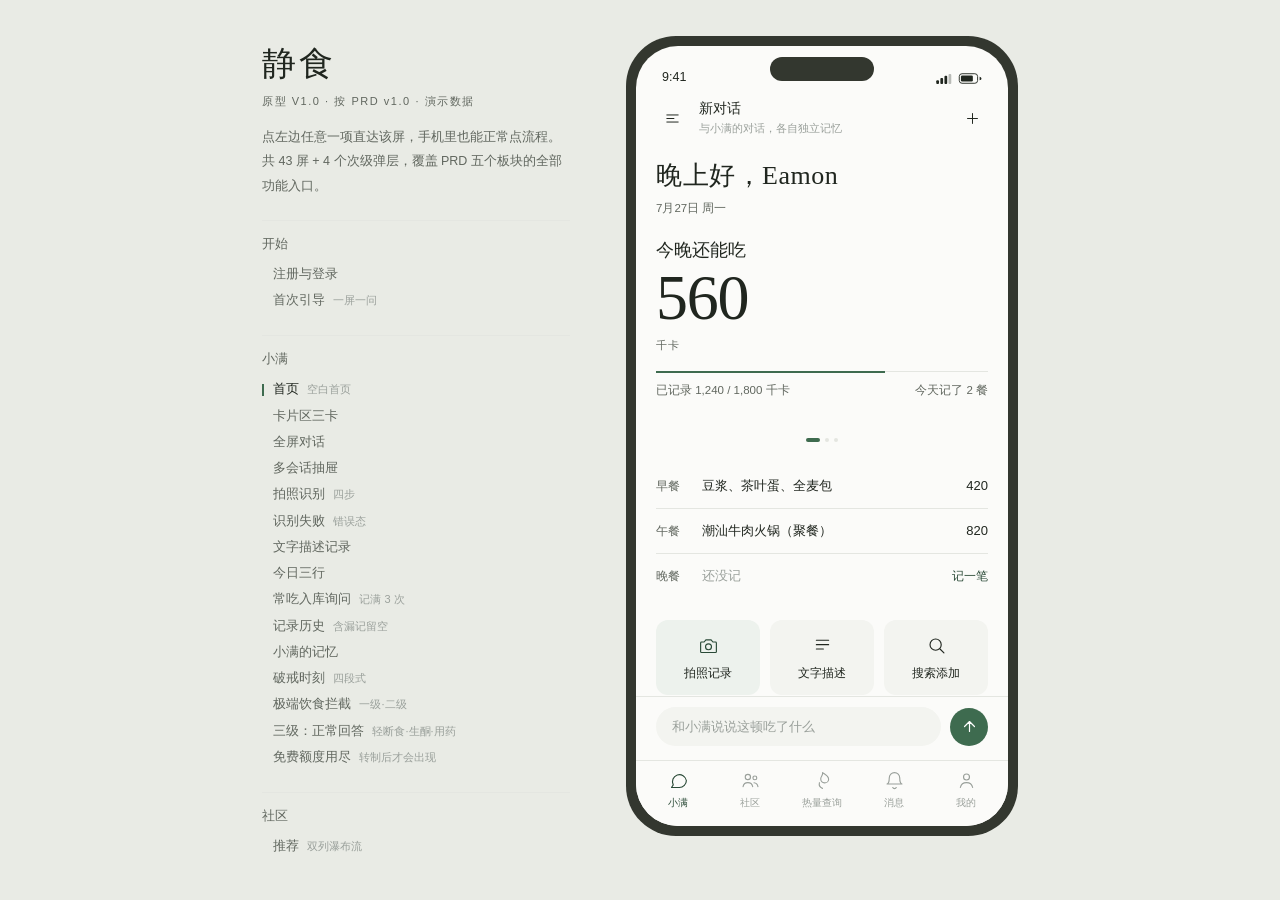
<file: prototypes/js-proto-7f2ad9c4.html>
<!DOCTYPE html>
<html lang="zh-CN">
<head>
<meta charset="UTF-8">
<meta name="viewport" content="width=device-width, initial-scale=1.0">
<!-- 产品尚未上线（备案中），此原型随作品集部署但不进搜索引擎：
     noindex 挡收录，nofollow 挡站外爬虫顺链，文件名不规则挡枚举。
     刻意不写进 robots.txt —— robots.txt 是公开的，写进去等于公示文件名。 -->
<meta name="robots" content="noindex, nofollow, noarchive, nosnippet">
<title>静食 · App 原型 v1.0</title>
<style>
  :root{
    /* 色板：taste 定稿「静食」，落地不得推翻 */
    --paper:#FBFBF9;        /* 页面底，近白微暖 */
    --surface:#FEFEFD;      /* 浮层与弹层底 */
    --wash:#F3F4F0;         /* 次级分区背景 */
    --green-wash:#EDF2ED;   /* 选中态、AI 相关区域 */
    --ink:#20261F;          /* 主文字，墨绿黑 */
    --ink-2:#61675F;        /* 次级文字 */
    --ink-3:#9AA09B;        /* 占位符、禁用态 */
    --line:#E4E6E1;         /* 发丝线 */
    --green:#3E6B4F;        /* 唯一强调色 */
    --green-deep:#2A4A37;
    --alert:#B0503C;        /* 仅语义：超标、真实错误。禁止装饰、禁止用于安全拦截 */
    --on-green:#FFFFFF;     /* 绿底之上的文字与图标。视觉主张 §4.2 那句「--green 对白 5.1:1」算的就是纯白，
                               所以这里不能收编成 --paper，收编等于推翻主张里的对比度结论 */
    --mask:rgba(32,38,31,.28);      /* 遮罩：--ink 的 28% */
    --scrim:rgba(251,251,249,.9);   /* 图片之上的浅色衬底（热量角标）：--paper 的 90% */

    --serif:"Source Han Serif SC","思源宋体","Noto Serif SC","Songti SC","STSong","SimSun",serif;
    --sans:"MiSans","MiSans VF","PingFang SC","HarmonyOS Sans SC","Microsoft YaHei",sans-serif;

    --r-block:12px; --r-pill:999px; --r-tag:6px;
    --bar:#C6CBC3;          /* 数据条专用中性色，介于 line 与 ink-3 之间 */

    /* 演示台专用，不属于 App 设计系统，第 1 周提取令牌时整组跳过。
       凡 --stage-* 前缀者即白名单——这样「排除手机外壳」可以写成机器检查：
       CSS 里除 --stage-* 的定义行外，不得出现任何字面色值 */
    --stage-bg:#E9EBE5;     /* 演示页面底 */
    --stage-shell:#33372F;  /* 手机壳与刘海 */
  }
  *{margin:0;padding:0;box-sizing:border-box;-webkit-tap-highlight-color:transparent}
  /* 全局兜底：强调文字一律 500。漏写时浏览器默认给 700，会静默破掉红线第 2 条 */
  b,strong{font-weight:500}
  html,body{height:100%}
  body{
    font-family:var(--sans);background:var(--stage-bg);color:var(--ink);
    display:flex;align-items:flex-start;justify-content:center;
    padding:36px 24px;font-variant-numeric:tabular-nums;-webkit-font-smoothing:antialiased;
  }
  .stage{display:flex;gap:56px;align-items:flex-start;max-width:1240px;width:100%;justify-content:center}

  /* ---------- 左侧页面索引 ---------- */
  .nav{width:308px;flex-shrink:0;padding-top:8px;position:sticky;top:36px;max-height:calc(100vh - 72px);overflow-y:auto;scrollbar-width:none}
  .nav::-webkit-scrollbar{display:none}
  .nav .brand{font-family:var(--serif);font-size:34px;font-weight:400;letter-spacing:3px;line-height:1.2}
  .nav .ver{margin-top:9px;font-size:11px;letter-spacing:.14em;color:var(--ink-2)}
  .nav .lede{margin-top:16px;font-size:12.5px;line-height:1.95;color:var(--ink-2)}
  .nav-group{margin-top:22px;padding-top:14px;border-top:.5px solid var(--line)}
  .nav-group:first-of-type{margin-top:26px}
  .ng-title{font-family:var(--serif);font-size:13px;color:var(--ink-2);margin-bottom:8px}
  .nav-item{
    display:block;width:100%;text-align:left;background:none;border:none;cursor:pointer;
    font-family:var(--sans);font-size:12.5px;line-height:2.1;color:var(--ink-2);
    padding:0 0 0 11px;position:relative;transition:color .12s ease;
  }
  .nav-item:hover{color:var(--ink)}
  .nav-item.on{color:var(--ink);font-weight:500}
  .nav-item.on::before{content:"";position:absolute;left:0;top:50%;transform:translateY(-50%);width:2px;height:12px;background:var(--green)}
  .nav-item small{color:var(--ink-3);font-size:11px;margin-left:5px}
  .nav-foot{margin-top:24px;padding-top:14px;border-top:.5px solid var(--line);font-size:11.5px;line-height:1.95;color:var(--ink-3)}

  /* ---------- 手机壳 ---------- */
  .phone{width:392px;height:800px;flex-shrink:0;background:var(--stage-shell);border-radius:50px;padding:10px;position:sticky;top:36px}
  .screen{position:relative;width:100%;height:100%;background:var(--paper);border-radius:42px;overflow:hidden;display:flex;flex-direction:column}
  .notch{position:absolute;top:11px;left:50%;transform:translateX(-50%);width:104px;height:24px;background:var(--stage-shell);border-radius:14px;z-index:120}
  .statusbar{height:42px;flex-shrink:0;display:flex;align-items:flex-end;justify-content:space-between;padding:0 26px 4px;font-size:12.5px;font-weight:500}
  .statusbar .sicons{display:flex;gap:6px;align-items:center}
  .statusbar svg{display:block}

  main{flex:1;position:relative;overflow:hidden}
  .page{position:absolute;inset:0;overflow-y:auto;padding:4px 20px 22px;display:none;scrollbar-width:none}
  .page::-webkit-scrollbar{display:none}
  .page.active{display:block}
  @media (prefers-reduced-motion:no-preference){
    .page.active{animation:pageIn .16s cubic-bezier(.16,1,.3,1)}
    @keyframes pageIn{from{opacity:0;transform:translateY(4px)}to{opacity:1;transform:none}}
  }

  /* ---------- 通用件 ---------- */
  .page-title{font-family:var(--serif);font-size:26px;font-weight:400;letter-spacing:.02em;line-height:1.3}
  .page-head{display:flex;justify-content:space-between;align-items:flex-end;padding:14px 0 18px}
  .page-head .sub{font-size:12px;color:var(--ink-2);margin-top:6px}
  .sec-title{font-family:var(--serif);font-size:17px;font-weight:400;margin:28px 0 12px}
  /* 可收起的分区标题：跟 sec-title 同字号，右侧箭头指示开合 */
  .fold-title{display:flex;align-items:center;justify-content:space-between;cursor:pointer;user-select:none}
  .fold-title:active{opacity:.55}
  .fold-arrow{flex-shrink:0;color:var(--ink-3);transition:transform .2s ease}
  .fold-title.closed .fold-arrow{transform:rotate(-90deg)}
  .fold-body{overflow:hidden;max-height:600px;transition:max-height .24s cubic-bezier(.16,1,.3,1)}
  .fold-body.closed{max-height:0}
  .label{font-size:11px;letter-spacing:.08em;color:var(--ink-2);font-weight:500}
  .tag{display:inline-block;font-size:10.5px;font-weight:500;line-height:1.6;padding:2px 7px;border-radius:var(--r-tag);background:var(--wash);color:var(--ink-2)}
  .tag.ai{background:var(--green-wash);color:var(--green-deep)}
  .tag.est{background:var(--green-wash);color:var(--green-deep)}
  .tag.later{background:var(--wash);color:var(--ink-3)}

  .btn{
    display:inline-flex;align-items:center;justify-content:center;gap:6px;border:none;border-radius:var(--r-pill);
    background:var(--wash);color:var(--ink);font-family:var(--sans);font-size:13.5px;font-weight:500;
    padding:11px 20px;cursor:pointer;transition:opacity .12s ease,transform .12s ease;
  }
  .btn:active{transform:scale(.98);opacity:.8}
  .btn.solid{background:var(--green);color:var(--on-green)}
  .btn.block{display:flex;width:100%}
  .btn-text{background:none;border:none;font-family:var(--sans);font-size:12.5px;font-weight:500;color:var(--green-deep);cursor:pointer;padding:4px 0;border-bottom:.5px solid var(--line)}
  .btn-text:active{opacity:.6}
  .btn-text.mute{color:var(--ink-3)}

  .rows>*{padding:13px 0;border-top:.5px solid var(--line)}
  .rows>*:first-child{border-top:none}
  .note{font-size:11.5px;line-height:1.85;color:var(--ink-2);margin-top:18px;padding-top:14px;border-top:.5px solid var(--line)}
  .foot-note{font-size:11px;color:var(--ink-3);text-align:center;line-height:1.8}

  /* 空态 / 错误态（taste 扩展 §四） */
  .empty{text-align:center;padding:40px 0}
  .empty b{display:block;font-family:var(--serif);font-size:16px;font-weight:400;margin-bottom:9px}
  .empty span{font-size:12.5px;color:var(--ink-3);line-height:1.8}
  .err{font-size:12.5px;color:var(--alert);line-height:1.8}

  /* ---------- 小满（首页） ---------- */
  #tab-ai{padding:0;display:none;flex-direction:column}
  #tab-ai.active{display:flex}
  .ai-topbar{flex-shrink:0;display:flex;align-items:center;gap:11px;padding:12px 20px 11px;border-bottom:.5px solid transparent;transition:border-color .2s ease}
  #tab-ai.chat-on .ai-topbar{border-bottom-color:var(--line);background:var(--paper)}
  .tb-btn{width:32px;height:32px;border:none;background:none;border-radius:var(--r-pill);display:flex;align-items:center;justify-content:center;cursor:pointer;flex-shrink:0}
  .tb-btn:active{background:var(--wash)}
  .tb-mascot{width:28px;height:28px;border-radius:var(--r-pill);background:var(--green);color:var(--on-green);font-family:var(--serif);font-size:14px;display:none;align-items:center;justify-content:center;flex-shrink:0}
  #tab-ai.chat-on .tb-mascot{display:flex}
  .tb-title{flex:1;min-width:0}
  .tb-title b{display:block;font-size:13.5px;font-weight:500;white-space:nowrap;overflow:hidden;text-overflow:ellipsis}
  .tb-title small{font-size:10.5px;color:var(--ink-3)}

  .drawer-mask{position:absolute;inset:0;background:var(--mask);z-index:70;display:none}
  .drawer-mask.show{display:block}
  .drawer{position:absolute;top:0;left:0;bottom:0;width:272px;background:var(--surface);padding:52px 18px 18px;display:flex;flex-direction:column}
  @media (prefers-reduced-motion:no-preference){
    .drawer-mask.show .drawer{animation:drawerIn .22s cubic-bezier(.16,1,.3,1)}
    @keyframes drawerIn{from{transform:translateX(-14px);opacity:.4}to{transform:none;opacity:1}}
  }
  .dw-head{display:flex;justify-content:space-between;align-items:flex-start;margin-bottom:14px}
  .dw-title{font-family:var(--serif);font-size:19px;font-weight:400}
  .dw-title small{display:block;font-family:var(--sans);font-size:10.5px;color:var(--ink-3);margin-top:5px}
  .dw-list{flex:1;overflow-y:auto;scrollbar-width:none}
  .dw-list::-webkit-scrollbar{display:none}
  .dw-item{padding:12px;border-radius:var(--r-block);cursor:pointer;position:relative;margin-bottom:2px}
  .dw-item.on{background:var(--green-wash)}
  .di-title{font-size:13px;font-weight:500;margin-bottom:4px;padding-right:30px;white-space:nowrap;overflow:hidden;text-overflow:ellipsis}
  .di-preview{font-size:11px;color:var(--ink-3);white-space:nowrap;overflow:hidden;text-overflow:ellipsis}
  .di-time{position:absolute;right:12px;top:12px;font-size:10px;color:var(--ink-3)}
  .di-del{position:absolute;right:12px;bottom:10px;font-family:var(--sans);font-size:10.5px;color:var(--ink-3);background:none;border:none;cursor:pointer}
  .di-del:active{color:var(--alert)}
  .dw-new{margin-top:12px;width:100%;padding:12px;border:none;border-radius:var(--r-pill);background:var(--green);color:var(--on-green);font-family:var(--sans);font-size:13px;font-weight:500;cursor:pointer}

  /* 两屏分离：信息概况一屏、小满一屏，各自独立滚动，靠 scroll-snap 整屏卡位。
     概况在上、小满在下：唤起小满＝滑到下面那屏（聊天顶到最上）；在聊天顶部继续下拉＝回到概况。 */
  .ai-scroll{flex:1;min-height:0;overflow-y:auto;scrollbar-width:none;scroll-behavior:smooth;scroll-snap-type:y mandatory;display:flex;flex-direction:column}
  .ai-scroll::-webkit-scrollbar{display:none}
  .ai-pane{flex:0 0 100%;min-height:0;overflow-y:auto;scrollbar-width:none;scroll-snap-align:start;scroll-snap-stop:always}
  .ai-pane::-webkit-scrollbar{display:none}
  .ai-dash{padding:0 20px 14px}
  .greet{padding:10px 0 22px}
  .greet .hi{font-family:var(--serif);font-size:26px;font-weight:400;letter-spacing:.02em}
  .greet .date{font-size:11.5px;color:var(--ink-2);margin-top:8px}

  .dash-pager{height:186px;overflow-y:auto;scroll-snap-type:y mandatory;scrollbar-width:none}
  .dash-pager::-webkit-scrollbar{display:none}
  .dash-pane{height:176px;margin-bottom:10px;scroll-snap-align:start}

  .ov-cap{font-family:var(--serif);font-size:18px;font-weight:400;margin-bottom:4px}
  .ov-num{font-family:var(--serif);font-size:64px;font-weight:400;line-height:1;letter-spacing:-.02em;display:block}
  .ov-unit{font-size:11px;letter-spacing:.08em;color:var(--ink-2);margin-top:8px;display:block}
  .prog{margin-top:18px;height:1px;background:var(--line);position:relative}
  .prog i{position:absolute;left:0;top:-.5px;height:2px;background:var(--green);display:block}
  .ov-foot{display:flex;justify-content:space-between;font-size:11.5px;color:var(--ink-2);margin-top:11px}

  .cc-title{font-family:var(--serif);font-size:18px;font-weight:400;margin-bottom:8px;display:flex;align-items:center;gap:8px}
  .cc-desc{font-size:12.5px;line-height:1.85;color:var(--ink-2);margin-bottom:14px}
  .cc-btns{display:flex;gap:10px}
  .mem-pane{cursor:pointer}
  .mp-item{font-size:12.5px;padding:8px 0;border-top:.5px solid var(--line);color:var(--ink-2);line-height:1.6}
  .cc-title + .mp-item{border-top:none}
  .mp-more{font-size:11.5px;color:var(--green-deep);margin-top:10px}

  .pager-dots{display:flex;justify-content:center;gap:5px;margin:14px 0 22px}
  .pager-dots i{width:4px;height:4px;border-radius:var(--r-pill);background:var(--line);transition:all .2s}
  .pager-dots i.on{width:14px;background:var(--green)}

  .meal-row{display:flex;align-items:baseline;gap:14px;font-size:13px}
  .meal-row .mr-when{width:32px;flex-shrink:0;color:var(--ink-2);font-size:12px}
  .meal-row .mr-what{flex:1;min-width:0;white-space:nowrap;overflow:hidden;text-overflow:ellipsis}
  .meal-row .mr-kcal{font-size:13px;font-weight:500}
  .meal-row.empty2 .mr-what,.meal-row.empty2 .mr-kcal{color:var(--ink-3)}
  .meal-row .mr-add{font-size:12px;color:var(--green-deep);cursor:pointer}

  .quick-row{display:flex;gap:10px;margin:22px 0 0}
  .quick-btn{
    flex:1;background:var(--wash);border:none;border-radius:var(--r-block);padding:15px 8px 13px;
    display:flex;flex-direction:column;align-items:center;gap:9px;font-family:var(--sans);font-size:12px;
    font-weight:500;color:var(--ink);cursor:pointer;transition:transform .12s ease;
  }
  .quick-btn:active{transform:scale(.98)}
  .quick-btn.primary{background:var(--green-wash)}

  /* 话题引子只用在小满屏的空态里 */
  .prompt-chips{display:flex;flex-wrap:wrap;justify-content:center;gap:8px;margin:24px 0 0}
  .pchip{font-size:12px;padding:8px 14px;border-radius:var(--r-pill);background:var(--wash);color:var(--ink-2);cursor:pointer}
  .pchip:active{background:var(--green-wash)}

  .ai-chat{padding:16px 20px 18px}
  /* 没有消息时不再整屏隐藏（隐藏了就滑不下来），改成显示空态 */
  #tab-ai.has-conv .chat-empty{display:none}
  #tab-ai:not(.has-conv) .chat .disclaimer{display:none}
  .chat-empty{text-align:center;padding:52px 0 0}
  .ce-mascot{width:44px;height:44px;border-radius:var(--r-pill);background:var(--green);color:var(--on-green);font-family:var(--serif);font-size:21px;display:flex;align-items:center;justify-content:center;margin:0 auto 15px}
  .chat-empty b{display:block;font-family:var(--serif);font-size:17px;font-weight:400;margin-bottom:9px}
  .chat-empty span{font-size:12px;color:var(--ink-3);line-height:1.85}
  .chat{padding-bottom:16px}
  .msg{display:flex;gap:9px;margin-bottom:18px;align-items:flex-start}
  .msg .m-avatar{width:26px;height:26px;border-radius:var(--r-pill);background:var(--green);color:var(--on-green);font-family:var(--serif);font-size:13px;display:flex;align-items:center;justify-content:center;flex-shrink:0}
  .msg .bubble{font-size:13.5px;line-height:1.85;color:var(--ink);max-width:262px;background:var(--wash);padding:12px 14px;border-radius:var(--r-block)}
  .msg.user{justify-content:flex-end}
  .msg.user .bubble{background:var(--green-wash)}
  /* 多段回复合并进同一气泡，用发丝线分段（扩展红线 12） */
  .plan{margin-top:10px}
  .plan div{font-size:12.5px;line-height:1.75;padding:7px 0;border-top:.5px solid var(--line);color:var(--ink-2)}
  .plan div:first-child{border-top:none}
  .plan a{color:var(--green-deep);border-bottom:.5px solid var(--green);cursor:pointer}
  .reco-post{margin-top:12px;background:var(--surface);border-radius:var(--r-block);padding:12px 13px;cursor:pointer}
  .rp-tag{font-size:10px;letter-spacing:.08em;color:var(--green-deep);margin-bottom:6px}
  .rp-title{font-family:var(--serif);font-size:14px;font-weight:400;line-height:1.5}
  .rp-meta{font-size:10.5px;color:var(--ink-3);margin-top:6px}
  .disclaimer{font-size:10.5px;color:var(--ink-3);text-align:center;padding:6px 0 2px;line-height:1.7}

  .ai-inputbar{flex-shrink:0;display:flex;gap:9px;align-items:center;padding:10px 20px 14px;background:var(--paper);border-top:.5px solid var(--line)}
  .ai-inputbar input{flex:1;border:none;background:var(--wash);border-radius:var(--r-pill);padding:12px 16px;font-family:var(--sans);font-size:13px;color:var(--ink);outline:none}
  .ai-inputbar input::placeholder{color:var(--ink-3)}
  .ai-inputbar .send{width:38px;height:38px;flex-shrink:0;border:none;border-radius:var(--r-pill);background:var(--green);display:flex;align-items:center;justify-content:center;cursor:pointer}
  .ai-inputbar .send:active{background:var(--green-deep)}
  .dash-fab{
    position:absolute;top:56px;left:50%;transform:translateX(-50%) translateY(-6px);background:var(--paper);
    border:.5px solid var(--line);border-radius:var(--r-pill);padding:7px 15px;font-family:var(--sans);
    font-size:11.5px;font-weight:500;color:var(--ink-2);cursor:pointer;z-index:40;opacity:0;pointer-events:none;transition:all .2s ease;
  }
  .dash-fab.show{opacity:1;pointer-events:auto;transform:translateX(-50%) translateY(0)}


  /* ---------- 图标：定义一次，颜色跟随 currentColor（原先 40 处内联 svg） ---------- */
  .ico{display:block;flex-shrink:0}
  .arrow{width:15px;height:15px;color:var(--ink-3)}
  .arrow.end{margin-left:auto}
  .arrow.faint{color:var(--line)}   /* 漏记的日子连箭头也退后（PRD §6.5 不惩罚） */
  .ico-back{width:18px;height:18px;color:var(--ink)}

  /* ---------- 周记录小图 ---------- */
  .wk-col{flex:1;display:flex;flex-direction:column;align-items:center;gap:8px;height:100%;justify-content:flex-end}
  .wk-bar{width:3px;background:var(--bar);display:block;border-radius:var(--r-pill)}
  .wk-day{font-size:10px;color:var(--ink-3)}

  /* ---------- 复用文本块 ---------- */
  .never-item{font-size:12.5px;color:var(--ink-3);line-height:1.8}
  .sheet-text{font-size:13px;line-height:1.9;color:var(--ink-2)}
  .center-act{text-align:center;margin-top:16px}
  .feed-line{font-size:12.5px;line-height:1.75}
  .feed-time{font-size:10.5px;color:var(--ink-3);margin-top:5px}
  .meal-meta{font-size:11px;color:var(--ink-3);margin-top:4px}

  /* ---------- 社区 ---------- */
  .subtabs{display:flex;gap:20px;padding:2px 0 16px;border-bottom:.5px solid var(--line);margin-bottom:18px}
  .subtab{background:none;border:none;font-family:var(--sans);font-size:13.5px;color:var(--ink-3);cursor:pointer;padding:0;position:relative}
  .subtab.on{color:var(--ink);font-weight:500}
  .subtab.on::after{content:"";position:absolute;left:0;right:0;bottom:-16.5px;height:1px;background:var(--green)}
  .subpane{display:none}
  .subpane.on{display:block}

  .wf{column-count:2;column-gap:12px}
  .wf-card{break-inside:avoid;margin-bottom:14px;cursor:pointer}
  .wf-cover{border-radius:var(--r-block);position:relative;overflow:hidden;display:flex;align-items:center;justify-content:center}
  .wf-cover span.ch{font-family:var(--serif);font-size:34px;font-weight:400;color:var(--ink);opacity:.42}
  .kcal-badge{position:absolute;left:9px;bottom:9px;font-size:10px;padding:3px 7px;border-radius:var(--r-tag);background:var(--scrim);color:var(--ink-2)}
  .wf-title{font-size:13px;line-height:1.6;margin:9px 0 8px}
  .wf-foot{display:flex;align-items:center;gap:6px}
  .avatar{width:20px;height:20px;border-radius:var(--r-pill);background:var(--wash);font-size:10px;display:flex;align-items:center;justify-content:center;flex-shrink:0;color:var(--ink-2)}
  .avatar.man{background:var(--green);color:var(--on-green);font-family:var(--serif)}
  .wf-name{font-size:10.5px;color:var(--ink-3);flex:1;white-space:nowrap;overflow:hidden;text-overflow:ellipsis}
  .wf-like{font-size:10.5px;color:var(--ink-3)}
  .wf-like.liked{color:var(--green-deep)}
  /* AI 生产标识：green-wash 标签，不得弱化成灰字（扩展红线 10） */
  .ai-flag{font-size:11px;font-weight:500;padding:2px 6px;border-radius:var(--r-tag);background:var(--green-wash);color:var(--green-deep);flex-shrink:0}

  .g-title{font-family:var(--serif);font-size:19px;font-weight:400;display:flex;align-items:center;gap:9px}
  .g-sub{font-size:12px;color:var(--ink-2);margin-top:7px}
  .member-row{display:flex;gap:14px;margin:18px 0 4px}
  .member{text-align:center}
  .member .avatar{width:34px;height:34px;font-size:12px;margin-bottom:6px}
  /* 07-30 #11：不做灰绿区分。「谁记了谁没记」不进界面——没有推送的公示版催促，撞不打扰 */
  .member span{font-size:9.5px;color:var(--ink-3);display:block}
  .group-note{font-size:11.5px;line-height:1.85;color:var(--ink-2);margin-top:16px;padding-top:14px;border-top:.5px solid var(--line)}
  .group-row{display:flex;align-items:center;gap:12px;cursor:pointer}
  .gr-name{font-size:13.5px;font-weight:500}
  .gr-sub{font-size:11px;color:var(--ink-3);margin-top:4px}

  /* ---------- 热量查询 ---------- */
  .search-box{flex:1;display:flex;align-items:center;gap:9px;background:var(--wash);border-radius:var(--r-pill);padding:11px 16px}
  .search-box input{flex:1;border:none;background:none;font-family:var(--sans);font-size:13px;color:var(--ink);outline:none}
  .search-box input::placeholder{color:var(--ink-3)}
  .scan-btn{width:42px;height:42px;border:none;border-radius:var(--r-pill);background:var(--green-wash);display:flex;align-items:center;justify-content:center;cursor:pointer;flex-shrink:0}
  .scan-btn:active{transform:scale(.96)}
  .cat-chips{display:flex;gap:8px;overflow-x:auto;padding:16px 0 18px;scrollbar-width:none}
  .cat-chips::-webkit-scrollbar{display:none}
  .cat-chip{flex-shrink:0;font-family:var(--sans);font-size:12px;padding:7px 14px;border:none;border-radius:var(--r-pill);background:var(--wash);color:var(--ink-2);cursor:pointer}
  .cat-chip.on{background:var(--green);color:var(--on-green)}
  .food-row{display:flex;align-items:center;gap:13px;cursor:pointer}
  .fr-icon{width:34px;height:34px;border-radius:var(--r-pill);background:var(--wash);flex-shrink:0;font-family:var(--serif);font-size:14px;display:flex;align-items:center;justify-content:center;color:var(--ink-2)}
  .fr-name{font-size:13.5px;display:flex;align-items:center;gap:7px}
  .fr-sub{font-size:11px;color:var(--ink-3);margin-top:4px}
  .fr-kcal{margin-left:auto;text-align:right}
  .fr-kcal b{font-size:15px;font-weight:500}

  /* ---------- 常吃：用户私有库（PRD §7.3） ---------- */
  .mine-head{display:flex;align-items:baseline;justify-content:space-between;margin-top:20px;margin-bottom:4px}
  .mine-title{font-family:var(--serif);font-size:19px;font-weight:400}
  .mine-title small{font-family:var(--sans);font-size:11px;font-weight:400;color:var(--ink-3);margin-left:9px;letter-spacing:.06em}
  .mine-all{border:none;background:none;font-family:var(--sans);font-size:12.5px;color:var(--green-deep);cursor:pointer;padding:0}
  .mine-row{display:flex;align-items:center;gap:12px;padding:11px 0;cursor:pointer}
  .mine-row:active{opacity:.7}
  .mine-shop{font-size:10.5px;color:var(--ink-3);letter-spacing:.04em}
  .mine-name{font-size:13.5px;margin-top:3px;line-height:1.4}
  .mine-kcal{margin-left:auto;font-size:14px;font-weight:500;text-align:right;white-space:nowrap}
  .mine-kcal small{display:block;font-size:9.5px;color:var(--ink-3);font-weight:400;margin-top:2px}
  .mg-title{font-family:var(--serif);font-size:15px;font-weight:400;margin-top:26px;margin-bottom:2px;display:flex;align-items:baseline;justify-content:space-between}
  .mg-title span{font-family:var(--sans);font-size:11px;color:var(--ink-3);letter-spacing:.06em}

  /* 入库询问：小满在问，形态同 .guard，不是系统提示（扩展红线 9 的同类处理） */
  .ask-save{background:var(--green-wash);border-radius:var(--r-block);padding:14px 15px;margin-top:12px;font-size:13px;line-height:1.85;color:var(--ink-2)}
  .ask-save b{color:var(--ink);font-weight:500}
  .ask-save-btns{display:flex;gap:10px;margin-top:12px}
  .ask-save-btns .btn{flex:1;font-size:12.5px;padding:9px 0}
  .shop-input{width:100%;background:var(--surface);border:none;border-radius:var(--r-pill);padding:10px 14px;font-family:var(--sans);font-size:13px;color:var(--ink);margin-top:11px}
  .shop-input::placeholder{color:var(--ink-3)}
  .shop-tips{display:flex;flex-wrap:wrap;gap:7px;margin-top:9px}
  .fr-kcal small{display:block;font-size:9.5px;color:var(--ink-3);margin-top:2px}

  /* ---------- 消息 ---------- */
  .notice-row{display:flex;gap:12px;align-items:flex-start}
  .n-icon{width:30px;height:30px;border-radius:var(--r-pill);background:var(--wash);flex-shrink:0;display:flex;align-items:center;justify-content:center}
  .n-text{font-size:12.5px;line-height:1.7}
  .n-text b{font-weight:500}
  .n-time{font-size:10.5px;color:var(--ink-3);margin-top:5px}
  .chat-row{display:flex;align-items:center;gap:12px;cursor:pointer}
  .chat-row .avatar{width:38px;height:38px;font-size:13px}
  .cr-name{font-size:13.5px;font-weight:500;display:flex;align-items:center;gap:6px}
  .cr-last{font-size:11.5px;color:var(--ink-3);margin-top:4px;max-width:190px;white-space:nowrap;overflow:hidden;text-overflow:ellipsis}
  .cr-right{margin-left:auto;text-align:right}
  .cr-right .t{font-size:10px;color:var(--ink-3)}
  .badge{display:inline-block;margin-top:6px;min-width:16px;height:16px;line-height:16px;border-radius:var(--r-pill);background:var(--green);color:var(--on-green);font-size:10px;padding:0 5px}

  /* ---------- 我的 ---------- */
  .profile{display:flex;align-items:center;gap:14px;padding-bottom:20px}
  .profile .avatar{width:52px;height:52px;font-family:var(--serif);font-size:20px;background:var(--green-wash);color:var(--green-deep);flex-shrink:0}
  .pc-main{flex:1;min-width:0}
  .pc-name{font-family:var(--serif);font-size:20px;font-weight:400}
  .pc-bio{font-size:11.5px;color:var(--ink-2);margin-top:6px;white-space:nowrap;overflow:hidden;text-overflow:ellipsis}
  .info-row{display:flex;justify-content:space-between;align-items:center;font-size:13px}
  .ir-label{color:var(--ink-2)}
  .set-row{display:flex;align-items:center;gap:8px;font-size:13px;cursor:pointer}
  .set-row small{font-size:11px;color:var(--ink-3);margin-left:auto}
  .set-row .arrow{flex-shrink:0}
  .switch{width:38px;height:22px;border-radius:var(--r-pill);background:var(--green);position:relative;flex-shrink:0;cursor:pointer;transition:background .18s ease}
  .switch::after{content:"";position:absolute;top:2px;left:18px;width:18px;height:18px;border-radius:var(--r-pill);background:var(--surface);transition:left .18s cubic-bezier(.16,1,.3,1)}
  .switch.off{background:var(--line)}
  .switch.off::after{left:2px}

  /* 勋章：宋体字 + 发丝圆环，零金色零光晕（扩展红线 8） */
  .badge-grid{display:grid;grid-template-columns:repeat(4,1fr);gap:14px;margin-top:6px}
  .medal{text-align:center}
  .medal i{
    width:56px;height:56px;border-radius:var(--r-pill);border:.5px solid var(--line);
    display:flex;align-items:center;justify-content:center;margin:0 auto 8px;
    font-family:var(--serif);font-size:21px;font-style:normal;color:var(--ink);
  }
  .medal span{font-size:10px;color:var(--ink-3);line-height:1.5;display:block}

  /* ---------- 底部标签栏 ---------- */
  .tabbar{flex-shrink:0;display:flex;background:var(--paper);border-top:.5px solid var(--line);padding:9px 6px 16px}
  .tabbar button{flex:1;background:none;border:none;cursor:pointer;font-family:var(--sans);display:flex;flex-direction:column;align-items:center;gap:5px;font-size:10px;color:var(--ink-3);padding:0}
  .tabbar button.on{color:var(--green-deep);font-weight:500}
  .tabbar button svg{stroke:currentColor}

  /* ---------- 二级页（全屏，带返回栏） ---------- */
  /* 二级页从状态栏下方开始，让状态栏始终可见 */
  .subpage{position:absolute;top:42px;left:0;right:0;bottom:0;background:var(--paper);z-index:90;display:none;flex-direction:column}
  .subpage.show{display:flex}
  @media (prefers-reduced-motion:no-preference){
    .subpage.show{animation:spIn .2s cubic-bezier(.16,1,.3,1)}
    @keyframes spIn{from{opacity:0;transform:translateX(10px)}to{opacity:1;transform:none}}
  }
  .sp-head{
    flex-shrink:0;height:48px;display:flex;align-items:center;padding:0 14px;
    border-bottom:.5px solid var(--line);position:relative;
  }
  .sp-back{width:30px;height:30px;border:none;background:none;display:flex;align-items:center;justify-content:center;cursor:pointer;border-radius:var(--r-pill)}
  .sp-back:active{background:var(--wash)}
  .sp-title{position:absolute;left:0;right:0;text-align:center;font-family:var(--serif);font-size:17px;font-weight:400;pointer-events:none}
  .sp-act{margin-left:auto;font-family:var(--sans);font-size:12.5px;font-weight:500;color:var(--green-deep);background:none;border:none;cursor:pointer;z-index:2}
  .sp-act.mute{color:var(--ink-3)}
  .sp-body{flex:1;overflow-y:auto;padding:18px 20px 26px;scrollbar-width:none}
  .sp-body::-webkit-scrollbar{display:none}
  .sp-foot{flex-shrink:0;padding:12px 20px 20px;border-top:.5px solid var(--line);background:var(--paper)}

  /* 行式编辑：数值不用输入框（扩展红线 11） */
  .form-row{display:flex;align-items:center;justify-content:space-between;padding:14px 0;border-top:.5px solid var(--line);cursor:pointer}
  .form-row:first-child{border-top:none}
  .fm-label{font-size:13px;color:var(--ink-2)}
  .fm-val{font-size:14px;font-weight:500;border-bottom:.5px solid var(--line);padding-bottom:2px}
  .fm-val.ph{color:var(--ink-3);font-weight:400}
  .fm-hint{font-size:11.5px;color:var(--ink-3);margin-top:6px;line-height:1.7}
  .field{margin-bottom:20px}
  .field>.label{display:block;margin-bottom:9px}
  .input{width:100%;border:none;background:var(--wash);border-radius:var(--r-pill);padding:12px 16px;font-family:var(--sans);font-size:13px;color:var(--ink);outline:none}
  .textarea{width:100%;border:none;background:var(--wash);border-radius:var(--r-block);padding:13px 15px;font-family:var(--sans);font-size:13px;line-height:1.8;color:var(--ink);outline:none;resize:none;min-height:110px}
  .input::placeholder,.textarea::placeholder{color:var(--ink-3)}
  /* 安全阈值拦截：green-wash，不用 alert 色，无图标无边框（扩展红线 9） */
  .guard{background:var(--green-wash);border-radius:var(--r-block);padding:13px 14px;margin-top:10px;font-size:13px;line-height:1.85;color:var(--ink-2)}
  .guard b{color:var(--ink);font-weight:500}
  .more-toggle{font-size:12.5px;color:var(--green-deep);cursor:pointer;padding:14px 0 0;border-top:.5px solid var(--line);margin-top:4px}

  /* 订阅：纵向三行，零角标零划线零倒计时（扩展红线 7） */
  .plan-row{display:flex;align-items:flex-start;justify-content:space-between;gap:16px;padding:18px 14px;border-top:.5px solid var(--line);cursor:pointer;border-radius:var(--r-block)}
  .plan-row:first-of-type{border-top:none}
  .plan-row.on{background:var(--green-wash)}
  .pl-name{font-size:15px;font-weight:500}
  .pl-desc{font-size:12.5px;color:var(--ink-2);margin-top:7px;line-height:1.7}
  .pl-price{text-align:right;flex-shrink:0}
  .pl-price b{font-family:var(--serif);font-size:34px;font-weight:400;line-height:1;letter-spacing:-.02em;display:block}
  .pl-price span{font-size:11px;letter-spacing:.08em;color:var(--ink-2);display:block;margin-top:7px}
  .compliance{margin:22px 0 14px}
  .compliance div{font-size:11.5px;color:var(--ink-2);line-height:2}

  /* 聊天会话页 */
  .conv{padding:6px 0}
  .conv .who{font-size:10.5px;color:var(--ink-3);margin:0 0 5px 35px}

  /* 帖子详情 */
  .post-cover{height:196px;border-radius:var(--r-block);display:flex;align-items:center;justify-content:center;position:relative;overflow:hidden;margin-bottom:18px}
  .post-cover span.ch{font-family:var(--serif);font-size:56px;color:var(--ink);opacity:.38}
  .post-title{font-family:var(--serif);font-size:22px;font-weight:400;line-height:1.45}
  .post-meta{display:flex;align-items:center;gap:8px;margin:16px 0 20px;padding-bottom:16px;border-bottom:.5px solid var(--line)}
  .pm-name{font-size:12.5px;font-weight:500}
  .pm-time{font-size:10.5px;color:var(--ink-3);margin-top:3px}
  .post-body{font-size:14px;line-height:1.85;color:var(--ink)}
  .post-body p{margin-bottom:14px}
  .spec-row{display:flex;justify-content:space-between;font-size:12.5px;padding:11px 0;border-top:.5px solid var(--line)}
  .spec-row:first-of-type{border-top:none}
  .spec-row span:first-child{color:var(--ink-2)}
  .cmt{display:flex;gap:10px;padding:13px 0;border-top:.5px solid var(--line)}
  .cmt .avatar{width:24px;height:24px;font-size:10.5px}
  .cmt-name{font-size:11.5px;color:var(--ink-3);margin-bottom:5px}
  .cmt-text{font-size:12.5px;line-height:1.7}

  /* ---------- 弹层 ---------- */
  .sheet-mask{position:absolute;inset:0;background:var(--mask);z-index:100;display:none;align-items:flex-end}
  .sheet-mask.show{display:flex}
  .sheet{width:100%;max-height:88%;overflow-y:auto;background:var(--surface);border-radius:var(--r-block) var(--r-block) 42px 42px;padding:22px 20px 26px;scrollbar-width:none}
  .sheet::-webkit-scrollbar{display:none}
  @media (prefers-reduced-motion:no-preference){
    .sheet-mask.show .sheet{animation:sheetIn .22s cubic-bezier(.16,1,.3,1)}
    @keyframes sheetIn{from{transform:translateY(12px);opacity:.5}to{transform:none;opacity:1}}
  }
  .sheet.center{border-radius:var(--r-block);margin:auto 20px;max-height:82%}
  .sheet-mask.mid{align-items:center}
  .sh-head{display:flex;justify-content:space-between;align-items:center;margin-bottom:18px}
  .sh-title{font-family:var(--serif);font-size:20px;font-weight:400;display:flex;align-items:center;gap:8px}
  .sh-close{width:28px;height:28px;border:none;background:var(--wash);border-radius:var(--r-pill);font-size:13px;color:var(--ink-2);cursor:pointer;line-height:1}

  .viewfinder{height:186px;background:var(--wash);border-radius:var(--r-block);position:relative;overflow:hidden;display:flex;flex-direction:column;align-items:center;justify-content:center;gap:14px}
  .vf-text{font-size:12.5px;color:var(--ink-2)}
  .flash{position:absolute;inset:0;background:var(--paper);opacity:0;pointer-events:none}
  .flash.go{animation:flashA .35s ease}
  @keyframes flashA{0%{opacity:0}30%{opacity:.9}100%{opacity:0}}
  .shutter{display:block;margin:20px auto 8px;width:58px;height:58px;border-radius:var(--r-pill);border:.5px solid var(--line);background:var(--surface);cursor:pointer;position:relative;padding:0}
  .shutter span{position:absolute;inset:6px;border-radius:var(--r-pill);background:var(--green);transition:transform .1s}
  .shutter:active span{transform:scale(.88)}

  .photo-preview{display:flex;align-items:center;gap:13px;background:var(--wash);border-radius:var(--r-block);padding:13px 15px;margin-bottom:14px}
  .pp-thumb{width:48px;height:48px;border-radius:var(--r-tag);background:var(--green-wash);flex-shrink:0;display:flex;align-items:center;justify-content:center}
  .photo-preview b{font-size:13.5px;font-weight:500}
  .photo-preview small{display:block;font-size:11px;color:var(--ink-3);margin-top:4px}
  .photo-preview a{color:var(--green-deep);cursor:pointer;border-bottom:.5px solid var(--line)}

  .ck-textarea,.ck-input{width:100%;border:none;background:var(--wash);border-radius:var(--r-block);padding:13px 15px;font-family:var(--sans);font-size:13px;color:var(--ink);outline:none;resize:none}
  .ck-textarea{min-height:78px;line-height:1.8}
  .ck-input{border-radius:var(--r-pill)}
  .ck-textarea::placeholder,.ck-input::placeholder{color:var(--ink-3)}
  .ck-sec{margin-bottom:22px}
  .ck-label{font-family:var(--serif);font-size:16px;font-weight:400;margin-bottom:10px}
  .ck-auto{font-size:11.5px;color:var(--ink-2);line-height:1.8;margin-bottom:10px}
  .ck-photo-result{margin-bottom:10px}
  .ck-photo-head{font-size:11px;color:var(--green-deep);margin-bottom:8px}
  .ck-photo-chip{display:inline-block;font-size:11px;background:var(--green-wash);color:var(--green-deep);border-radius:var(--r-tag);padding:4px 9px;margin:0 6px 6px 0}

  .dish-row{padding:16px 0;border-top:.5px solid var(--line)}
  .dish-row:first-of-type{border-top:none;padding-top:2px}
  .dr-top{display:flex;align-items:baseline;gap:10px}
  .dr-name{font-size:14px;flex:1;min-width:0;display:flex;align-items:center;gap:7px}
  .dr-conf{font-size:10.5px;color:var(--ink-3);margin-top:6px}
  .dr-kcal{font-size:15px;font-weight:500;flex-shrink:0}
  .dr-kcal small{font-size:10px;color:var(--ink-3);font-weight:400}
  .portion-row{display:flex;align-items:center;gap:7px;flex-wrap:wrap;margin-top:12px}
  .pr-label{font-size:11px;color:var(--ink-3);margin-right:2px}
  .portion{font-family:var(--sans);font-size:11.5px;padding:6px 12px;border:none;border-radius:var(--r-pill);background:var(--wash);color:var(--ink-2);cursor:pointer}
  .portion.on{background:var(--green);color:var(--on-green)}
  .dr-ops{display:flex;gap:16px;margin-top:12px}
  .dr-ops button{background:none;border:none;font-family:var(--sans);font-size:11.5px;color:var(--ink-3);cursor:pointer;padding:0}
  .dr-ops button.fix{color:var(--green-deep)}
  .ask-box{background:var(--green-wash);border-radius:var(--r-block);padding:13px 14px;margin-top:12px;font-size:12.5px;line-height:1.8;color:var(--ink-2)}
  .ask-box b{color:var(--ink);font-weight:500}
  .add-miss{width:100%;margin-top:14px;padding:12px;border:none;border-radius:var(--r-pill);background:var(--wash);font-family:var(--sans);font-size:12.5px;color:var(--ink-2);cursor:pointer}
  .sheet-total{display:flex;justify-content:space-between;align-items:baseline;margin-top:20px;padding-top:16px;border-top:.5px solid var(--line)}
  .st-label{font-size:11.5px;color:var(--ink-2)}
  .st-num{font-family:var(--serif);font-size:30px;font-weight:400}
  .st-num small{font-family:var(--sans);font-size:11px;color:var(--ink-2)}
  .sheet-btns{display:flex;gap:10px;margin-top:18px}
  /* 额度提示：只在临界点出现，一行小字，不做角标（用户 07-28 拍板） */
  .quota{display:none;font-size:11.5px;color:var(--ink-2);text-align:center;margin-top:14px;line-height:1.8}

  .nutri-row{display:flex;gap:22px;margin:20px 0 22px}
  .nutri b{font-size:16px;font-weight:500;display:block}
  .nutri span{font-size:10.5px;color:var(--ink-3);display:block;margin-top:4px}
  .nutri .n-bar{height:1px;background:var(--line);margin-top:9px;width:56px;position:relative}
  .nutri .n-bar i{position:absolute;left:0;top:-.5px;height:2px;background:var(--green)}
  .serving-row{display:flex;justify-content:space-between;align-items:center}
  .sv-name{font-size:13px}
  .sv-name small{display:block;font-size:10.5px;color:var(--ink-3);margin-top:4px}
  .sv-kcal{font-size:13.5px;font-weight:500}

  .scan-total{margin:6px 0 20px}
  .scan-total b{font-family:var(--serif);font-size:52px;font-weight:400;line-height:1;letter-spacing:-.02em}
  .scan-total span{display:block;font-size:11px;letter-spacing:.08em;color:var(--ink-2);margin-top:9px}

  .date-row{display:flex;gap:7px;align-items:center;margin-bottom:18px;flex-wrap:wrap}
  .date-row input[type=date]{border:none;background:var(--wash);border-radius:var(--r-pill);padding:6px 12px;font-family:var(--sans);font-size:11.5px;color:var(--ink-2);outline:none}
  .hist-row b{display:block;font-size:10.5px;letter-spacing:.08em;color:var(--ink-3);margin-bottom:6px;font-weight:400}
  .hist-row{font-size:13px;line-height:1.75}

  .mem-input-box{display:flex;gap:9px;margin-bottom:22px}
  .mem-input-box input{flex:1;border:none;background:var(--wash);border-radius:var(--r-pill);padding:11px 16px;font-family:var(--sans);font-size:12.5px;color:var(--ink);outline:none}
  .mem-input-box input::placeholder{color:var(--ink-3)}
  .mem-group{margin-bottom:24px}
  .mg-title{font-family:var(--serif);font-size:16px;font-weight:400;margin-bottom:10px}
  .mem-item{display:flex;align-items:flex-start;gap:12px;padding:11px 0;border-top:.5px solid var(--line)}
  .mg-title + .mem-item{border-top:none}
  .mi-text{flex:1;font-size:12.5px;line-height:1.7}
  .mi-text small{display:block;font-size:10.5px;color:var(--ink-3);margin-top:5px}
  .mi-forget{background:none;border:none;font-family:var(--sans);font-size:11px;color:var(--ink-3);cursor:pointer;flex-shrink:0;padding:2px 0}
  .mi-forget:active{color:var(--alert)}

  /* 里程碑庆祝 */
  .celebrate{text-align:center;padding:12px 0 4px}
  .celebrate .medal-big{
    width:88px;height:88px;border-radius:var(--r-pill);border:.5px solid var(--line);
    display:flex;align-items:center;justify-content:center;margin:0 auto 20px;
    font-family:var(--serif);font-size:32px;color:var(--ink);
  }
  @media (prefers-reduced-motion:no-preference){
    .sheet-mask.show .medal-big{animation:medalIn .22s cubic-bezier(.16,1,.3,1)}
    @keyframes medalIn{from{opacity:0;transform:scale(.96)}to{opacity:1;transform:none}}
  }
  .celebrate h4{font-family:var(--serif);font-size:20px;font-weight:400;margin-bottom:10px}
  .celebrate p{font-size:12.5px;color:var(--ink-2);line-height:1.85}

  /* 启动 / 登录（覆盖整机，含 tabbar） */
  .boot{position:absolute;top:42px;left:0;right:0;bottom:0;background:var(--paper);z-index:110;display:none;flex-direction:column;padding:0 32px}
  .boot.show{display:flex}
  .boot>div{flex:1;display:flex;flex-direction:column}
  .boot-brand{margin-top:110px;text-align:center}
  .boot-brand b{font-family:var(--serif);font-size:38px;font-weight:400;letter-spacing:6px;display:block}
  /* 口号走宋体：它是品牌发声不是功能说明，黑体会读成副标题（字体纪律：宋体只用在发声的位置） */
  .boot-brand span{font-family:var(--serif);font-size:15px;color:var(--ink-2);display:block;margin-top:16px;letter-spacing:.22em}
  .boot-body{flex:1;display:flex;flex-direction:column;justify-content:center}
  .onb-q{font-family:var(--serif);font-size:24px;font-weight:400;line-height:1.5;margin-bottom:8px}
  .onb-hint{font-size:12.5px;color:var(--ink-2);line-height:1.8;margin-bottom:24px}
  .onb-opts{display:flex;flex-wrap:wrap;gap:9px}
  .onb-step{font-size:11px;letter-spacing:.08em;color:var(--ink-3);margin-bottom:14px}

  .toast{
    position:absolute;left:50%;bottom:96px;transform:translateX(-50%) translateY(8px);background:var(--ink);
    color:var(--paper);font-size:12px;padding:10px 18px;border-radius:var(--r-pill);opacity:0;pointer-events:none;
    transition:all .2s ease;z-index:130;max-width:300px;text-align:center;line-height:1.6;
  }
  .toast.show{opacity:1;transform:translateX(-50%) translateY(0)}

  @media (max-width:900px){
    body{padding:20px 10px}
    .stage{flex-direction:column;align-items:center;gap:28px}
    .nav{width:392px;max-width:100%;position:static;max-height:none}
    .phone{position:static}
  }
</style>
</head>
<body>
<svg width="0" height="0" style="position:absolute;overflow:hidden" aria-hidden="true">
  <symbol id="i-right" viewBox="0 0 24 24"><path d="M9 6l6 6-6 6" fill="none" stroke="currentColor" stroke-width="1.4" stroke-linecap="round"/></symbol>
  <symbol id="i-left" viewBox="0 0 24 24"><path d="M15 6l-6 6 6 6" fill="none" stroke="currentColor" stroke-width="1.4" stroke-linecap="round"/></symbol>
</svg>
<div class="stage">

  <!-- ========== 左侧：可点页面索引 ========== -->
  <aside class="nav">
    <div class="brand">静食</div>
    <div class="ver">原型 V1.0 · 按 PRD v1.0 · 演示数据</div>
    <div class="lede">点左边任意一项直达该屏，手机里也能正常点流程。共 43 屏 + 4 个次级弹层，覆盖 PRD 五个板块的全部功能入口。</div>

    <div class="nav-group">
      <div class="ng-title">开始</div>
      <button class="nav-item" onclick="go('boot')">注册与登录</button>
      <button class="nav-item" onclick="go('onb')">首次引导 <small>一屏一问</small></button>
    </div>

    <div class="nav-group">
      <div class="ng-title">小满</div>
      <button class="nav-item on" onclick="go('home')">首页 <small>空白首页</small></button>
      <button class="nav-item" onclick="go('cards')">卡片区三卡</button>
      <button class="nav-item" onclick="go('chat')">全屏对话</button>
      <button class="nav-item" onclick="go('drawer')">多会话抽屉</button>
      <button class="nav-item" onclick="go('camera')">拍照识别 <small>四步</small></button>
      <button class="nav-item" onclick="go('camerafail')">识别失败 <small>错误态</small></button>
      <button class="nav-item" onclick="go('text')">文字描述记录</button>
      <button class="nav-item" onclick="go('record')">今日三行</button>
      <button class="nav-item" onclick="go('asksave')">常吃入库询问 <small>记满 3 次</small></button>
      <button class="nav-item" onclick="go('history')">记录历史 <small>含漏记留空</small></button>
      <button class="nav-item" onclick="go('memory')">小满的记忆</button>
      <button class="nav-item" onclick="go('relapse')">破戒时刻 <small>四段式</small></button>
      <button class="nav-item" onclick="go('safety')">极端饮食拦截 <small>一级·二级</small></button>
      <button class="nav-item" onclick="go('safety3')">三级：正常回答 <small>轻断食·生酮·用药</small></button>
      <button class="nav-item" onclick="go('paywall')">免费额度用尽 <small>转制后才会出现</small></button>
    </div>

    <div class="nav-group">
      <div class="ng-title">社区</div>
      <button class="nav-item" onclick="go('feed')">推荐 <small>双列瀑布流</small></button>
      <button class="nav-item" onclick="go('follow')">关注</button>
      <button class="nav-item" onclick="go('groups')">互助小组</button>
      <button class="nav-item" onclick="go('groupdetail')">小组详情</button>
      <button class="nav-item" onclick="go('post')">帖子详情</button>
      <button class="nav-item" onclick="go('compose')">发帖 <small>二期</small></button>
    </div>

    <div class="nav-group">
      <div class="ng-title">热量查询</div>
      <button class="nav-item" onclick="go('calorie')">查询首页</button>
      <button class="nav-item" onclick="go('search')">搜索与 AI 兜底</button>
      <button class="nav-item" onclick="go('mine')">常吃 <small>私有库</small></button>
      <button class="nav-item" onclick="go('food')">食物详情</button>
      <button class="nav-item" onclick="go('scan')">扫一扫 <small>不写入记录</small></button>
      <button class="nav-item" onclick="go('scanf')">扫一扫失败 <small>错误态</small></button>
    </div>

    <div class="nav-group">
      <div class="ng-title">消息</div>
      <button class="nav-item" onclick="go('msg')">消息首页</button>
      <button class="nav-item" onclick="go('conv')">聊天会话</button>
      <button class="nav-item" onclick="go('notify')">通知设置 <small>默认全关</small></button>
    </div>

    <div class="nav-group">
      <div class="ng-title">我的</div>
      <button class="nav-item" onclick="go('me')">我的首页</button>
      <button class="nav-item" onclick="go('body')">身体档案</button>
      <button class="nav-item" onclick="go('guard')">安全阈值拦截</button>
      <button class="nav-item" onclick="go('mycontent')">我的内容</button>
      <button class="nav-item" onclick="go('diary')">饮食日记</button>
      <button class="nav-item" onclick="go('badges')">勋章</button>
      <button class="nav-item" onclick="go('celebrate')">里程碑庆祝</button>
      <button class="nav-item" onclick="go('notice')">转制预告 <small>提前两周</small></button>
      <button class="nav-item" onclick="go('trialend')">免费开放结束 <small>转订阅那一天</small></button>
      <button class="nav-item" onclick="go('subscribe')">订阅 <small>两档</small></button>
      <button class="nav-item" onclick="go('settings')">设置</button>
    </div>

    <div class="nav-foot">
      社区封面是设计占位（色块加菜名首字），不是随机图库照片，接真后替换为用户实拍图。<br>
      视觉主张见同目录 视觉主张-v3-静食.md 与 视觉主张-v1.0-扩展.md。
    </div>
  </aside>

  <!-- ========== 手机 ========== -->
  <div class="phone">
    <div class="screen">
      <div class="notch"></div>
      <div class="statusbar">
        <span>9:41</span>
        <span class="sicons">
          <svg width="16" height="10" viewBox="0 0 17 11" fill="currentColor"><rect x="0" y="7" width="3" height="4" rx="1"/><rect x="4.5" y="4.5" width="3" height="6.5" rx="1"/><rect x="9" y="2" width="3" height="9" rx="1"/><rect x="13.5" y="0" width="3" height="11" rx="1" opacity=".3"/></svg>
          <svg width="24" height="11" viewBox="0 0 25 12" fill="none"><rect x=".8" y=".8" width="20" height="10.4" rx="3" stroke="currentColor" stroke-width="1"/><rect x="2.6" y="2.6" width="13" height="6.8" rx="1.4" fill="currentColor"/><path d="M23 4v4c1.2-.3 2-1 2-2s-.8-1.7-2-2z" fill="currentColor"/></svg>
        </span>
      </div>

      <main id="main">

        <!-- ============ 板块一：小满 ============ -->
        <section class="page active" id="tab-ai">
          <button class="dash-fab" id="dash-fab" onclick="goDash()">回到今日</button>

          <div class="ai-topbar">
            <button class="tb-btn" onclick="openDrawer()" title="对话列表">
              <svg width="17" height="17" viewBox="0 0 24 24" fill="none" stroke="var(--ink)" stroke-width="1.4" stroke-linecap="round"><path d="M4 7h16M4 12h10M4 17h16"/></svg>
            </button>
            <div class="tb-mascot" id="tb-mascot">满</div>
            <div class="tb-title">
              <b id="tb-title">新对话</b>
              <small>与小满的对话，各自独立记忆</small>
            </div>
            <button class="tb-btn" onclick="newSession()" title="新对话">
              <svg width="17" height="17" viewBox="0 0 24 24" fill="none" stroke="var(--ink)" stroke-width="1.4" stroke-linecap="round"><path d="M12 5v14M5 12h14"/></svg>
            </button>
          </div>

          <div class="drawer-mask" id="drawer-mask" onclick="if(event.target===this)closeDrawer()">
            <div class="drawer">
              <div class="dw-head">
                <div class="dw-title">对话<small>每个对话是独立上下文，小满分开记</small></div>
                <button class="sh-close" onclick="closeDrawer()">✕</button>
              </div>
              <div class="dw-list" id="dw-list"></div>
              <button class="dw-new" onclick="newSession()">新对话</button>
            </div>
          </div>

          <div class="ai-scroll" id="ai-scroll">
            <!-- 第一屏：信息概况 -->
            <div class="ai-pane ai-dash" id="ai-dash">
              <div class="greet">
                <div class="hi">晚上好，Eamon</div>
                <!-- PRD §6.6：不显示连续天数。这里只留日期 -->
                <div class="date">7月27日 周一</div>
              </div>

              <div class="dash-pager" id="dash-pager">
                <div class="dash-pane">
                  <!-- 空态规则（07-30 #8）：零记录时大数字照显示——剩余=目标（1,800），同一组件同一语义，
                           不配插画不加特殊态；ov-foot 只放一句「还没记，拍一张就行」。数字是事实不是催促 -->
                  <div class="ov-cap">今晚还能吃</div>
                  <b class="ov-num" id="kcal-left">560</b>
                  <span class="ov-unit">千卡</span>
                  <div class="prog"><i style="width:69%"></i></div>
                  <div class="ov-foot">
                    <span>已记录 <span id="kcal-now">1,240</span> / 1,800 千卡</span>
                    <span>今天记了 2 餐</span>
                  </div>
                </div>

                <div class="dash-pane">
                  <div class="cc-title">今日三行 <span class="tag" id="cc-tag">还没写</span></div>
                  <div class="cc-desc" id="cc-desc">吃了什么，动了什么，对自己说一句。记下的内容会进小满的长期记忆。</div>
                  <div class="cc-btns">
                    <button class="btn solid" style="flex:1" id="cc-btn" onclick="openRecord()">去记一笔</button>
                    <button class="btn" style="flex:1" onclick="openHistory()">看历史</button>
                  </div>
                </div>

                <div class="dash-pane">
                  <div class="mem-pane" onclick="openMemory()">
                    <div class="cc-title">小满的记忆 <span class="tag ai">记得 <span id="mem-count">15</span> 件</span></div>
                    <div class="mp-item">不吃香菜，晚上 10 点后容易饿</div>
                    <div class="mp-item">下周三出差两天，吃饭会不规律</div>
                    <div class="mp-item">破戒时别讲道理，先给方案</div>
                    <div class="mp-more">查看全部，也可以直接告诉它新的</div>
                  </div>
                </div>
              </div>
              <div class="pager-dots" id="pager-dots"><i class="on"></i><i></i><i></i></div>

              <div class="rows">
                <div class="meal-row">
                  <span class="mr-when">早餐</span>
                  <span class="mr-what">豆浆、茶叶蛋、全麦包</span>
                  <span class="mr-kcal">420</span>
                </div>
                <div class="meal-row">
                  <span class="mr-when">午餐</span>
                  <span class="mr-what">潮汕牛肉火锅（聚餐）</span>
                  <span class="mr-kcal">820</span>
                </div>
                <div class="meal-row empty2" id="row-dinner">
                  <span class="mr-when">晚餐</span>
                  <span class="mr-what">还没记</span>
                  <span class="mr-add" onclick="openCamera()">记一笔</span>
                </div>
              </div>

              <div class="quick-row">
                <button class="quick-btn primary" onclick="openCamera()">
                  <svg width="21" height="21" viewBox="0 0 24 24" fill="none" stroke="var(--green-deep)" stroke-width="1.3" stroke-linecap="round" stroke-linejoin="round"><path d="M4 8h3l2-2.5h6L17 8h3a1 1 0 0 1 1 1v10a1 1 0 0 1-1 1H4a1 1 0 0 1-1-1V9a1 1 0 0 1 1-1z"/><circle cx="12" cy="13.5" r="3.4"/></svg>
                  拍照记录
                </button>
                <button class="quick-btn" onclick="openText()">
                  <svg width="21" height="21" viewBox="0 0 24 24" fill="none" stroke="var(--ink)" stroke-width="1.3" stroke-linecap="round"><path d="M5 6h14M5 11h14M5 16h8"/></svg>
                  文字描述
                </button>
                <button class="quick-btn" onclick="switchTab('calorie')">
                  <svg width="21" height="21" viewBox="0 0 24 24" fill="none" stroke="var(--ink)" stroke-width="1.3" stroke-linecap="round"><circle cx="11" cy="11" r="6.4"/><path d="M16 16l4.5 4.5"/></svg>
                  搜索添加
                </button>
              </div>

            </div>

            <!-- 第二屏：小满对话。整屏独立滚动，滚到顶继续下拉回到概况 -->
            <div class="ai-pane ai-chat" id="ai-chat">
              <div class="chat-empty">
                <div class="ce-mascot">满</div>
                <b>说一句就开始</b>
                <span>吃了什么、想吃什么、今天怎么样<br>都可以直接说，不用先想好怎么问</span>
                <!-- 话题引子跟着对话走：两屏分开后它属于小满这一屏，不属于概况 -->
                <div class="prompt-chips">
                  <span class="pchip" onclick="sendPrompt('中午点外卖，附近这几家选哪个')">中午点外卖选哪个</span>
                  <span class="pchip" onclick="sendPrompt('分析我刚吃的一顿')">分析我刚吃的一顿</span>
                  <span class="pchip" onclick="sendPrompt('昨晚吃撑了，今天怎么办')">昨晚吃撑了</span>
                </div>
              </div>
              <div class="chat" id="chat">
                <div class="disclaimer">热量为 AI 估算，仅供参考。健康建议不构成医疗意见</div>
              </div>
            </div>
          </div>

          <!-- 对话错误态规格（07-30 #13）：连不上时只给一句文字「小满这会儿连不上，等网络好了再来」，
               不做转圈、不放重试主按钮、不引导去手动记录——手动入口本来就在首页，用户自己会去 -->
          <div class="ai-inputbar">
            <input id="chat-input" placeholder="和小满说说这顿吃了什么" onkeydown="if(event.key==='Enter')sendMsg()">
            <button class="send" onclick="sendMsg()">
              <svg width="17" height="17" viewBox="0 0 24 24" fill="none" stroke="var(--on-green)" stroke-width="1.7" stroke-linecap="round" stroke-linejoin="round"><path d="M12 19V5M5 12l7-7 7 7"/></svg>
            </button>
          </div>
        </section>

        <!-- ============ 板块二：社区 ============ -->
        <section class="page" id="tab-community">
          <div class="page-head">
            <div>
              <div class="page-title">社区</div>
              <div class="sub">只放别处没有的东西</div>
            </div>
            <button class="btn-text" onclick="openSub('sp-compose')">发帖 <span class="tag later">二期</span></button>
          </div>

          <div class="subtabs">
            <button class="subtab on" data-sub="feed" onclick="switchSub(this)">推荐</button>
            <button class="subtab" data-sub="follow" onclick="switchSub(this)">关注</button>
            <button class="subtab" data-sub="group" onclick="switchSub(this)">互助小组</button>
          </div>

          <div class="subpane on" id="sub-feed">
            <div class="wf">
              <!-- 首卡 = 「小满给你的」个人卡（07-30 #9 落点二）：数据源 = 常吃库 + 今日记录 + 记忆，
                   明示个人属性 + AI 生产标识；信息流第二张起仍是公共内容 -->
              <div class="wf-card" onclick="openSub('sp-post')">
                <div class="wf-cover" style="height:152px;background:var(--green-wash)">
                  <span class="ch">卤</span><span class="kcal-badge">小满给你的</span>
                </div>
                <div class="wf-title">今天还剩 560 千卡，你常吃的这几家还吃得下</div>
                <div class="wf-foot">
                  <div class="avatar man">满</div><span class="wf-name">小满</span><span class="ai-flag">AI 生产</span>
                </div>
              </div>

              <div class="wf-card" onclick="openSub('sp-post')">
                <div class="wf-cover" style="height:118px;background:var(--wash)">
                  <span class="ch">咖</span><span class="kcal-badge">12 家</span>
                </div>
                <div class="wf-title">连锁咖啡热量榜，无糖也分高低</div>
                <div class="wf-foot">
                  <div class="avatar man">满</div><span class="wf-name">小满</span><span class="ai-flag">AI 生产</span>
                </div>
              </div>

              <div class="wf-card" onclick="openSub('sp-post')">
                <div class="wf-cover" style="height:170px;background:var(--wash)">
                  <span class="ch">鸡</span><span class="kcal-badge">约 450 千卡</span>
                </div>
                <div class="wf-title">白切鸡饭去皮，例汤不喝底，外卖党第 21 天</div>
                <div class="wf-foot">
                  <div class="avatar">北</div><span class="wf-name">小北在减脂</span><span class="wf-like liked">♥ 1.2k</span>
                </div>
              </div>

              <div class="wf-card" onclick="openSub('sp-post')">
                <div class="wf-cover" style="height:134px;background:var(--green-wash)">
                  <span class="ch">观</span><span class="kcal-badge">小满的观察</span>
                </div>
                <div class="wf-title">记录满两周的人，第 8 天普遍会松一次</div>
                <div class="wf-foot">
                  <div class="avatar man">满</div><span class="wf-name">小满</span><span class="ai-flag">AI 生产</span>
                </div>
              </div>

              <div class="wf-card" onclick="openSub('sp-post')">
                <div class="wf-cover" style="height:150px;background:var(--wash)">
                  <span class="ch">饭</span><span class="kcal-badge">每餐约 500 千卡</span>
                </div>
                <div class="wf-title">一周带饭 4 次：比外卖少花 90 块，热量还好控</div>
                <div class="wf-foot">
                  <div class="avatar">柚</div><span class="wf-name">柚子不熬夜</span><span class="wf-like">♡ 521</span>
                </div>
              </div>

              <div class="wf-card" onclick="openSub('sp-post')">
                <div class="wf-cover" style="height:122px;background:var(--green-wash)">
                  <span class="ch">锅</span><span class="kcal-badge">6 个点单顺序</span>
                </div>
                <div class="wf-title">外卖党怎么吃火锅不超标，顺序大于忍耐</div>
                <div class="wf-foot">
                  <div class="avatar">北</div><span class="wf-name">小北在减脂</span><span class="wf-like">♡ 2.4k</span>
                </div>
              </div>
            </div>
            <div class="note">带「AI 生产」标的是小满官号写的，署名小满，不装人。真人账号必须真人真实在用静食。</div>
          </div>

          <div class="subpane" id="sub-follow">
            <div class="wf">
              <div class="wf-card" onclick="openSub('sp-post')">
                <div class="wf-cover" style="height:150px;background:var(--wash)">
                  <span class="ch">胸</span><span class="kcal-badge">每餐约 500 千卡</span>
                </div>
                <div class="wf-title">鸡胸肉三吃，带饭盒子里的常客</div>
                <div class="wf-foot">
                  <div class="avatar">柚</div><span class="wf-name">柚子不熬夜</span><span class="wf-like">♡ 96</span>
                </div>
              </div>
              <div class="wf-card" onclick="openSub('sp-post')">
                <div class="wf-cover" style="height:128px;background:var(--green-wash)">
                  <span class="ch">鸡</span><span class="kcal-badge">约 450 千卡</span>
                </div>
                <div class="wf-title">白切鸡的第 3 种点法，酱汁另装是关键</div>
                <div class="wf-foot">
                  <div class="avatar">北</div><span class="wf-name">小北在减脂</span><span class="wf-like liked">♥ 1.2k</span>
                </div>
              </div>
            </div>
          </div>

          <div class="subpane" id="sub-group">
            <div class="rows">
              <div class="group-row" onclick="openSub('sp-group')">
                <div class="avatar" style="width:38px;height:38px;font-size:13px">组</div>
                <div>
                  <div class="gr-name">外卖党减脂 30 天</div>
                  <div class="gr-sub">6 人 · 第 21 天 · 组内可见彼此公开记录</div>
                </div>
                <svg class="ico arrow end"><use href="#i-right"/></svg>
              </div>
              <div class="group-row" onclick="showToast('演示版：小组详情')">
                <div class="avatar" style="width:38px;height:38px;font-size:13px">夜</div>
                <div>
                  <div class="gr-name">不吃夜宵互助</div>
                  <div class="gr-sub">4 人 · 第 6 天</div>
                </div>
                <svg class="ico arrow end"><use href="#i-right"/></svg>
              </div>
            </div>
            <button class="btn block" style="margin-top:20px" onclick="showToast('演示版：建一个 4 到 8 人的小组')">建一个小组</button>
            <div class="note">小组不比体重，没有排行榜，破戒不扣分不公示。回应组员纯自愿，静食不会替你派任务。</div>
          </div>
        </section>

        <!-- ============ 板块三：热量查询 ============ -->
        <section class="page" id="tab-calorie">
          <div class="page-head">
            <div>
              <div class="page-title">热量查询</div>
              <div class="sub">验证库打底，查不到 AI 兜底</div>
            </div>
          </div>

          <div style="display:flex;gap:10px;align-items:center">
            <div class="search-box">
              <svg width="16" height="16" viewBox="0 0 24 24" fill="none" stroke="var(--ink-3)" stroke-width="1.5" stroke-linecap="round"><circle cx="11" cy="11" r="6.4"/><path d="M16 16l4.5 4.5"/></svg>
              <input id="cal-search" placeholder="搜食物、外卖菜、连锁品牌" onfocus="showSearch()">
            </div>
            <button class="scan-btn" onclick="openScan()" title="扫一扫查热量">
              <svg width="20" height="20" viewBox="0 0 24 24" fill="none" stroke="var(--green-deep)" stroke-width="1.4" stroke-linecap="round" stroke-linejoin="round"><path d="M3 7V5a2 2 0 0 1 2-2h2M17 3h2a2 2 0 0 1 2 2v2M21 17v2a2 2 0 0 1-2 2h-2M7 21H5a2 2 0 0 1-2-2v-2"/><path d="M4 12h16"/></svg>
            </button>
          </div>

          <!-- 分类浏览态 -->
          <div id="cal-browse">
            <!-- 「今天还能吃」个人卡（07-30 #9 落点一）：数据源 = 今日剩余热量 + 常吃库 + 小满记忆。
                 按剩余热量正向表达，只说"还吃得下什么"，不给"能吃/不能吃"的评判。点一下一键填入，份量热量沿用上次 -->
            <div class="mine-head">
              <div class="mine-title">今天还能吃<small>晚餐还剩 560 千卡</small></div>
            </div>
            <div class="rows" style="margin-bottom:20px">
              <div class="mine-row" onclick="fillFromMine('白切鸡饭 去皮', 450)">
                <div>
                  <div class="mine-shop">老广快餐</div>
                  <div class="mine-name">白切鸡饭 去皮</div>
                </div>
                <div class="mine-kcal">450<small>千卡</small></div>
              </div>
              <div class="mine-row" onclick="fillFromMine('清汤麻辣烫 多菜', 520)">
                <div>
                  <div class="mine-shop">张亮麻辣烫</div>
                  <div class="mine-name">清汤麻辣烫 多菜</div>
                </div>
                <div class="mine-kcal">520<small>千卡</small></div>
              </div>
            </div>

            <!-- 常吃：私有库，排在分类浏览之前（PRD §7.3）。放在 cal-browse 内，搜索时自动隐藏 -->
            <div class="mine-head">
              <div class="mine-title">常吃<small>你自己的</small></div>
              <button class="mine-all" onclick="openSub('sp-mine')">全部 12 样</button>
            </div>
            <div class="rows">
              <div class="mine-row" onclick="fillFromMine('清汤麻辣烫 多菜', 520)">
                <div>
                  <div class="mine-shop">张亮麻辣烫</div>
                  <div class="mine-name">清汤麻辣烫 多菜</div>
                </div>
                <div class="mine-kcal">520<small>千卡</small></div>
              </div>
              <div class="mine-row" onclick="fillFromMine('白切鸡饭 去皮', 450)">
                <div>
                  <div class="mine-shop">老广快餐</div>
                  <div class="mine-name">白切鸡饭 去皮</div>
                </div>
                <div class="mine-kcal">450<small>千卡</small></div>
              </div>
              <div class="mine-row" onclick="fillFromMine('自己带的鸡胸饭盒', 510)">
                <div>
                  <div class="mine-name">自己带的鸡胸饭盒</div>
                </div>
                <div class="mine-kcal">510<small>千卡</small></div>
              </div>
            </div>
            <div class="fm-hint">点一下直接记进今天，份量和热量都沿用上次，不用再选。</div>

            <div class="cat-chips">
              <button class="cat-chip on">全部</button>
              <button class="cat-chip">主食</button>
              <button class="cat-chip">肉蛋</button>
              <button class="cat-chip">蔬果</button>
              <button class="cat-chip">零食</button>
              <button class="cat-chip">饮料</button>
              <button class="cat-chip">外卖与连锁</button>
            </div>

            <div class="rows">
              <div class="food-row" onclick="openFood()">
                <div class="fr-icon">米</div>
                <div>
                  <div class="fr-name">米饭（蒸） <span class="tag">验证库</span></div>
                  <div class="fr-sub">1 小碗 150g 约 174 千卡</div>
                </div>
                <div class="fr-kcal"><b>116</b><small>千卡/100g</small></div>
              </div>
              <div class="food-row" onclick="openFood()">
                <div class="fr-icon">鸡</div>
                <div>
                  <div class="fr-name">黄焖鸡米饭 <span class="tag">验证库</span></div>
                  <div class="fr-sub">1 份常规约 690 千卡</div>
                </div>
                <div class="fr-kcal"><b>158</b><small>千卡/100g</small></div>
              </div>
              <div class="food-row" onclick="openFood()">
                <div class="fr-icon">菜</div>
                <div>
                  <div class="fr-name">白灼菜心 <span class="tag">验证库</span></div>
                  <div class="fr-sub">1 碟 200g 约 62 千卡</div>
                </div>
                <div class="fr-kcal"><b>31</b><small>千卡/100g</small></div>
              </div>
              <div class="food-row" onclick="openFood()">
                <div class="fr-icon">肉</div>
                <div>
                  <div class="fr-name">红烧肉 <span class="tag">验证库</span></div>
                  <div class="fr-sub">1 块约 40g，约 190 千卡</div>
                </div>
                <div class="fr-kcal"><b>475</b><small>千卡/100g</small></div>
              </div>
            </div>
            <!-- 07-30 #12：待审核条目不进浏览列表。正库是静态的，唯一来源是人工上传的确定数据；
                 AI 估算只是临时能力（当次估算 + 写进本人记录，带标），库外食物进入上报队列由数据维护人补数据 -->
            <div class="note">这里只放核对过的数据。查不到的由 AI 当场估算、只进你自己的记录；这个食物会被记下来，由我们来补数据。</div>
          </div>

          <!-- 搜索结果态：含查不到 → AI 估算兜底 -->
          <div id="cal-result" style="display:none">
            <div style="display:flex;justify-content:space-between;align-items:center;padding:16px 0 12px">
              <span class="label">搜「潮汕牛肉丸粿条」</span>
              <button class="btn-text mute" onclick="hideSearch()">返回分类</button>
            </div>
            <div class="rows">
              <div class="food-row" onclick="openFood()">
                <div class="fr-icon">粿</div>
                <div>
                  <div class="fr-name">牛肉丸粿条汤 <span class="tag">验证库</span></div>
                  <div class="fr-sub">1 碗常规约 480 千卡</div>
                </div>
                <div class="fr-kcal"><b>92</b><small>千卡/100g</small></div>
              </div>
            </div>

            <div class="sec-title">库里没有的那个</div>
            <div class="rows">
              <div class="food-row" onclick="openFood()">
                <div class="fr-icon">丸</div>
                <div>
                  <div class="fr-name">手打牛筋丸（某家店） <span class="tag est">AI 估算</span></div>
                  <div class="fr-sub">一份 6 颗，约 260 千卡</div>
                </div>
                <div class="fr-kcal"><b>218</b><small>千卡/100g</small></div>
              </div>
            </div>
            <div class="guard" style="margin-top:14px">
              这条库里还没有，是小满按配料和做法估的。你要是知道更准的，<b>点一下报错</b>——它会和这个食物一起进我们的补充队列，核对后由我们补进正库。
            </div>
            <div style="display:flex;gap:10px;margin-top:14px">
              <button class="btn" style="flex:1" onclick="showToast('演示版：报错并提交修正，进补充队列')">报错并修正</button>
              <button class="btn solid" style="flex:1" onclick="showToast('已加入今天（演示）')">加入今天</button>
            </div>
            <!-- 07-30 #12：AI 估算是临时能力——当次可用、可加入今天、进本人记录，但不进正库；
                 正库唯一来源是人工上传，库外食物走上报队列 -->
            <div class="note">AI 估算的条目带标，加进的是你自己的今天，不会进公共热量库。库里没有的食物会被记下来，由我们核对后补数据。</div>
          </div>
        </section>

        <!-- ============ 板块四：消息 ============ -->
        <section class="page" id="tab-msg">
          <div class="page-head">
            <div>
              <div class="page-title">消息</div>
              <div class="sub">互动、小组、私聊</div>
            </div>
            <button class="btn-text" onclick="openSub('sp-notify')">通知设置</button>
          </div>

          <div class="sec-title fold-title" style="margin-top:6px" onclick="toggleFold(this)">互动通知
            <svg class="fold-arrow" width="13" height="13" viewBox="0 0 24 24" fill="none" stroke="currentColor" stroke-width="1.5" stroke-linecap="round" stroke-linejoin="round"><path d="M6 9l6 6 6-6"/></svg>
          </div>
          <div class="rows fold-body">
            <div class="notice-row">
              <div class="n-icon">
                <svg width="15" height="15" viewBox="0 0 24 24" fill="none" stroke="var(--green)" stroke-width="1.4"><path d="M12 20s-7-4.5-9-9c-1.2-2.8.6-6 3.8-6 2.2 0 3.7 1.3 5.2 3 1.5-1.7 3-3 5.2-3 3.2 0 5 3.2 3.8 6-2 4.5-9 9-9 9z"/></svg>
              </div>
              <div>
                <div class="n-text"><b>小北在减脂</b> 赞了你的帖子「白切鸡饭的第 3 种点法」</div>
                <div class="n-time">10 分钟前</div>
              </div>
            </div>
            <div class="notice-row">
              <div class="n-icon">
                <svg width="15" height="15" viewBox="0 0 24 24" fill="none" stroke="var(--ink-2)" stroke-width="1.4" stroke-linecap="round"><path d="M21 12a8 8 0 0 1-8 8H4l2-3a8 8 0 1 1 15-5z"/></svg>
              </div>
              <div>
                <div class="n-text"><b>阿瓜要练背</b> 评论了你：「这个份量参照物太有用了」</div>
                <div class="n-time">1 小时前</div>
              </div>
            </div>
            <div class="notice-row">
              <div class="n-icon">
                <svg width="15" height="15" viewBox="0 0 24 24" fill="none" stroke="var(--ink-2)" stroke-width="1.4" stroke-linecap="round"><path d="M5 13l4 4L19 7"/></svg>
              </div>
              <div>
                <div class="n-text"><b>柚子不熬夜</b> 回应了你昨天的记录：「接住了，明天一起」</div>
                <div class="n-time">3 小时前</div>
              </div>
            </div>
          </div>

          <div class="sec-title fold-title" onclick="toggleFold(this)">系统通知
            <svg class="fold-arrow" width="13" height="13" viewBox="0 0 24 24" fill="none" stroke="currentColor" stroke-width="1.5" stroke-linecap="round" stroke-linejoin="round"><path d="M6 9l6 6 6-6"/></svg>
          </div>
          <div class="rows fold-body">
            <div class="notice-row">
              <div class="n-icon">
                <svg width="15" height="15" viewBox="0 0 24 24" fill="none" stroke="var(--ink-2)" stroke-width="1.4" stroke-linecap="round"><circle cx="12" cy="12" r="8"/><path d="M12 8v5M12 16h.01"/></svg>
              </div>
              <div>
                <div class="n-text">你报错的「手打牛筋丸」已审核通过，进了正库。谢谢你，库因此又全了一点。</div>
                <div class="n-time">昨天</div>
              </div>
            </div>
          </div>

          <div class="sec-title fold-title" onclick="toggleFold(this)">聊天
            <svg class="fold-arrow" width="13" height="13" viewBox="0 0 24 24" fill="none" stroke="currentColor" stroke-width="1.5" stroke-linecap="round" stroke-linejoin="round"><path d="M6 9l6 6 6-6"/></svg>
          </div>
          <div class="rows fold-body">
            <div class="chat-row" onclick="openConv('group')">
              <div class="avatar">组</div>
              <div>
                <div class="cr-name">外卖党减脂 30 天</div>
                <div class="cr-last">小北：今天的白切鸡点法我整理成清单了</div>
              </div>
              <div class="cr-right"><div class="t">19:42</div><div class="badge">3</div></div>
            </div>
            <div class="chat-row" onclick="openConv('dm')">
              <div class="avatar">瓜</div>
              <div>
                <div class="cr-name">阿瓜要练背</div>
                <div class="cr-last">明天练完一起去吃那家轻食？</div>
              </div>
              <div class="cr-right"><div class="t">18:05</div><div class="badge">1</div></div>
            </div>
          </div>

          <div class="note">推送三铁律：内容诚实不惊吓，分类可单独关闭，绝不夹带商业内容。所有推送默认关闭，静食不会主动索取通知权限。</div>
        </section>

        <!-- ============ 板块五：我的 ============ -->
        <section class="page" id="tab-me">
          <div class="page-head">
            <div class="page-title">我的</div>
            <button class="btn-text" onclick="showToast('演示版：编辑头像昵称简介')">编辑</button>
          </div>

          <div class="profile">
            <div class="avatar">E</div>
            <div class="pc-main">
              <div class="pc-name">Eamon</div>
              <!-- PRD §6.6：不显示连续天数，右侧原 streak 已删 -->
              <div class="pc-bio">外卖党自救中 · 目标 68kg</div>
            </div>
          </div>

          <div class="rows">
            <div class="set-row" onclick="openSub('sp-body')">身体档案 <small>175cm · 76.5kg</small>
              <svg class="ico arrow"><use href="#i-right"/></svg>
            </div>
            <div class="set-row" onclick="openSub('sp-mycontent')">我的内容 <small>帖子 · 日记 · 收藏 · 点赞</small>
              <svg class="ico arrow"><use href="#i-right"/></svg>
            </div>
            <div class="set-row" onclick="openSub('sp-badges')">勋章 <small>已获 4 枚</small>
              <svg class="ico arrow"><use href="#i-right"/></svg>
            </div>
            <div class="set-row" onclick="openSub('sp-subscribe')">订阅 <small>免费开放中</small>
              <svg class="ico arrow"><use href="#i-right"/></svg>
            </div>
            <div class="set-row" onclick="openSub('sp-settings')">设置 <small>通知 · 隐私 · 账号</small>
              <svg class="ico arrow"><use href="#i-right"/></svg>
            </div>
          </div>

          <div class="sec-title">这一路</div>
          <div class="rows">
            <div class="info-row"><span class="ir-label">一共记了</span><span>68 顿饭</span></div>
            <div class="info-row"><span class="ir-label">最近一次记录</span><span>今天 12:40</span></div>
            <div class="info-row"><span class="ir-label">小满记得你</span><span>15 件事</span></div>
          </div>
          <div class="note">这里只放累计，不放连续天数。断没断都不影响你和小满走到这儿。</div>
        </section>
      </main>

      <nav class="tabbar">
        <button class="on" data-tab="ai" onclick="switchTab('ai')">
          <svg width="21" height="21" viewBox="0 0 24 24" fill="none" stroke-width="1.3" stroke-linecap="round" stroke-linejoin="round"><path d="M21 12a8 8 0 0 1-8 8H4l2-3a8 8 0 1 1 15-5z"/></svg>
          小满
        </button>
        <button data-tab="community" onclick="switchTab('community')">
          <svg width="21" height="21" viewBox="0 0 24 24" fill="none" stroke-width="1.3" stroke-linecap="round" stroke-linejoin="round"><circle cx="9" cy="8" r="3"/><path d="M3.5 19c.6-3 2.9-4.5 5.5-4.5s4.9 1.5 5.5 4.5"/><circle cx="17" cy="9" r="2.2"/><path d="M16 14.6c2.3.2 4 1.6 4.5 4.4"/></svg>
          社区
        </button>
        <button data-tab="calorie" onclick="switchTab('calorie')">
          <svg width="21" height="21" viewBox="0 0 24 24" fill="none" stroke-width="1.3" stroke-linecap="round" stroke-linejoin="round"><path d="M12 3c1 3-2 4-2 7a4.5 4.5 0 0 0 9 .5C19 7 15 5 12 3z"/><path d="M8.5 14.5A5.5 5.5 0 0 0 12 21"/></svg>
          热量查询
        </button>
        <button data-tab="msg" onclick="switchTab('msg')">
          <svg width="21" height="21" viewBox="0 0 24 24" fill="none" stroke-width="1.3" stroke-linecap="round" stroke-linejoin="round"><path d="M18 9a6 6 0 1 0-12 0c0 6-2.5 7-2.5 7h17S18 15 18 9z"/><path d="M10 20a2.2 2.2 0 0 0 4 0"/></svg>
          消息
        </button>
        <button data-tab="me" onclick="switchTab('me')">
          <svg width="21" height="21" viewBox="0 0 24 24" fill="none" stroke-width="1.3" stroke-linecap="round" stroke-linejoin="round"><circle cx="12" cy="8" r="3.4"/><path d="M5 20c.8-3.8 3.7-5.5 7-5.5s6.2 1.7 7 5.5"/></svg>
          我的
        </button>
      </nav>

      <!-- ============ 二级页：帖子详情 ============ -->
      <div class="subpage" id="sp-post">
        <div class="sp-head">
          <button class="sp-back" onclick="closeSub('sp-post')">
            <svg class="ico ico-back"><use href="#i-left"/></svg>
          </button>
          <div class="sp-title">帖子</div>
          <button class="sp-act" onclick="showToast('已收藏（演示）')">收藏</button>
        </div>
        <div class="sp-body">
          <div class="post-cover" style="background:var(--green-wash)">
            <span class="ch">卤</span><span class="kcal-badge">小满给你的</span>
          </div>
          <div class="post-title">今天还剩 560 千卡，你常吃的这几家还吃得下</div>
          <div class="post-meta">
            <div class="avatar man">满</div>
            <div>
              <div class="pm-name">小满</div>
              <div class="pm-time">今天 11:20 · 按你近 30 天的记录生成</div>
            </div>
            <span class="ai-flag" style="margin-left:auto">AI 生产</span>
          </div>
          <div class="post-body">
            <p>你今天已经吃了 1,240 千卡，晚餐还剩 560。下面按这个余量排，越靠前越稳。</p>
          </div>
          <div style="margin:18px 0">
            <div class="spec-row"><span>老长沙卤粉（去油碗底）</span><span>约 430 千卡</span></div>
            <div class="spec-row"><span>潮汕砂锅粥（不加油条）</span><span>约 480 千卡</span></div>
            <div class="spec-row"><span>川味冒菜（清汤，少米饭）</span><span>约 540 千卡</span></div>
            <div class="spec-row"><span>黄焖鸡米饭（半份饭）</span><span>约 560 千卡</span></div>
            <div class="spec-row" style="color:var(--ink-3)"><span>兰州拉面（大碗加肉）</span><span>约 780 千卡</span></div>
          </div>
          <div class="post-body">
            <p>最后一家今天会超，但超一点也不是什么大事。真想吃就吃，明天午餐轻一点就回来了。</p>
          </div>
          <div class="note" style="border-top:none;padding-top:0;margin-top:0">这五家是从你自己的记录里来的，不是通用榜单。别人的这一份和你的不一样。</div>

          <div class="sec-title">评论 12</div>
          <div>
            <div class="cmt">
              <div class="avatar">北</div>
              <div><div class="cmt-name">小北在减脂 · 2 小时前</div><div class="cmt-text">卤粉去碗底这招真的有用，我试了一周瘦了一斤多</div></div>
            </div>
            <div class="cmt">
              <div class="avatar">瓜</div>
              <div><div class="cmt-name">阿瓜要练背 · 1 小时前</div><div class="cmt-text">冒菜清汤确实顶饱，而且能多加菜</div></div>
            </div>
          </div>
        </div>
        <div class="sp-foot">
          <div style="display:flex;gap:10px;align-items:center">
            <input class="input" placeholder="说点什么" style="flex:1">
            <button class="btn solid" onclick="showToast('演示版：发送评论')">发送</button>
          </div>
        </div>
      </div>

      <!-- ============ 二级页：发帖（二期功能） ============ -->
      <div class="subpage" id="sp-compose">
        <div class="sp-head">
          <button class="sp-back" onclick="closeSub('sp-compose')">
            <svg class="ico ico-back"><use href="#i-left"/></svg>
          </button>
          <div class="sp-title">发帖</div>
          <button class="sp-act" onclick="showToast('演示版：提交后进入先审后发队列')">发布</button>
        </div>
        <div class="sp-body">
          <div style="margin-bottom:18px"><span class="tag later">二期功能</span> <span style="font-size:11.5px;color:var(--ink-3)">第一版不开放公开发帖，社区只有小满官号与邀请制种子用户</span></div>

          <div class="field">
            <span class="label">标题</span>
            <input class="input" placeholder="一句话说清这顿的关键">
          </div>
          <div class="field">
            <span class="label">正文</span>
            <textarea class="textarea" placeholder="怎么点的、改了什么、为什么这么吃"></textarea>
          </div>
          <div class="field">
            <span class="label">封面</span>
            <div style="display:flex;gap:10px">
              <div style="width:76px;height:76px;border-radius:var(--r-block);background:var(--wash);display:flex;align-items:center;justify-content:center;cursor:pointer" onclick="showToast('演示版：选择照片')">
                <svg width="20" height="20" viewBox="0 0 24 24" fill="none" stroke="var(--ink-3)" stroke-width="1.3" stroke-linecap="round"><path d="M12 6v12M6 12h12"/></svg>
              </div>
              <div style="width:76px;height:76px;border-radius:var(--r-block);background:var(--green-wash);display:flex;align-items:center;justify-content:center;font-family:var(--serif);font-size:26px;color:var(--ink);opacity:.5">卤</div>
            </div>
          </div>
          <div class="field">
            <span class="label">从今天的记录里带一份</span>
            <div class="rows" style="margin-top:2px">
              <div class="set-row" onclick="showToast('已带入午餐记录（演示）')">午餐 · 潮汕牛肉火锅 <small>820 千卡</small>
                <svg class="ico arrow"><use href="#i-right"/></svg>
              </div>
            </div>
            <div class="fm-hint">带入后热量会自动做成封面角标，不用自己填。</div>
          </div>
          <div class="note">发布后先进审核队列，通过才公开。这是国内 UGC 的硬性要求，也是社区不脏的前提。</div>
        </div>
      </div>

      <!-- ============ 二级页：互助小组详情 ============ -->
      <div class="subpage" id="sp-group">
        <div class="sp-head">
          <button class="sp-back" onclick="closeSub('sp-group')">
            <svg class="ico ico-back"><use href="#i-left"/></svg>
          </button>
          <div class="sp-title">外卖党减脂 30 天</div>
          <button class="sp-act" onclick="openConv('group')">群聊</button>
        </div>
        <div class="sp-body">
          <div class="g-title">外卖党减脂 30 天 <span class="tag">6 人</span></div>
          <div class="g-sub">建组时说好的：一起把工作日午餐吃明白 · 第 21 天</div>

          <div class="member-row">
            <div class="member"><div class="avatar">我</div><span></span></div>
            <div class="member"><div class="avatar">北</div><span></span></div>
            <div class="member"><div class="avatar">瓜</div><span></span></div>
            <div class="member"><div class="avatar">柚</div><span></span></div>
            <div class="member"><div class="avatar">桃</div><span></span></div>
            <div class="member"><div class="avatar">陈</div><span></span></div>
          </div>
          <!-- PRD §7.2：原「打卡未获回应时提醒组员」已删除，此处不放任何催促按钮 -->
          <div class="group-note">这里不比体重，没有排行榜，破戒不扣分不公示。谁今天没记也不会被提醒，回应组员纯自愿。</div>

          <div class="sec-title">组内动态</div>
          <div class="rows">
            <div class="feed-line"><b>小北</b> 回应了你昨天的记录：「白切鸡这个点法学了」<div class="feed-time">2 小时前</div></div>
            <div class="feed-line"><b>阿瓜</b> 公开了今天的午餐：牛肉面加俩卤蛋，约 620 千卡<div class="feed-time">4 小时前</div></div>
            <div class="feed-line"><b>柚子</b> 公开了今天的午餐：自己带的鸡胸饭盒，约 510 千卡<div class="feed-time">5 小时前</div></div>
            <div class="feed-line"><span class="avatar man" style="width:18px;height:18px;font-size:9.5px;display:inline-flex;vertical-align:-4px;margin-right:5px">满</span><b>小满</b> 给全组：这周大家外卖的蛋白质明显上来了，继续<span class="ai-flag" style="margin-left:6px">AI 生产</span><div class="feed-time">今天 09:00</div></div>
          </div>

          <div class="sec-title">组内公开的记录</div>
          <div class="rows">
            <div class="set-row" onclick="showToast('演示版：查看组员公开的当日记录')">阿瓜要练背 <small>今天 · 3 餐</small>
              <svg class="ico arrow"><use href="#i-right"/></svg>
            </div>
            <div class="set-row" onclick="showToast('演示版：查看组员公开的当日记录')">柚子不熬夜 <small>今天 · 2 餐</small>
              <svg class="ico arrow"><use href="#i-right"/></svg>
            </div>
          </div>
          <div class="note">只看得到组员主动公开的那一天，没公开的就是没公开，静食不会替谁掀开。</div>
        </div>
      </div>

      <!-- ============ 二级页：聊天会话 ============ -->
      <div class="subpage" id="sp-conv">
        <div class="sp-head">
          <button class="sp-back" onclick="closeSub('sp-conv')">
            <svg class="ico ico-back"><use href="#i-left"/></svg>
          </button>
          <div class="sp-title" id="conv-title">外卖党减脂 30 天</div>
        </div>
        <div class="sp-body" id="conv-body"></div>
        <div class="sp-foot">
          <div style="display:flex;gap:10px;align-items:center">
            <input class="input" id="conv-input" placeholder="说点什么" style="flex:1" onkeydown="if(event.key==='Enter')sendConv()">
            <button class="btn solid" onclick="sendConv()">发送</button>
          </div>
        </div>
      </div>

      <!-- ============ 二级页：通知设置 ============ -->
      <div class="subpage" id="sp-notify">
        <div class="sp-head">
          <button class="sp-back" onclick="closeSub('sp-notify')">
            <svg class="ico ico-back"><use href="#i-left"/></svg>
          </button>
          <div class="sp-title">通知设置</div>
        </div>
        <div class="sp-body">
          <div class="guard" style="margin-top:0">静食默认不给你发任何推送，也没有向系统要过通知权限。下面每一项都要你自己打开才会生效。</div>

          <div class="sec-title">可以打开的</div>
          <div class="rows">
            <!-- PRD §6.3（07-30 #15 改）：所有推送默认关闭；场景内一律不问，想开只能来这里 -->
            <div class="set-row">用餐提醒 <small>到点问一句</small><div class="switch off" onclick="toggleSwitch(this)"></div></div>
            <div class="set-row">晚间小结 <small>每晚一条，说说今天吃得怎么样</small><div class="switch off" onclick="toggleSwitch(this)"></div></div>
            <div class="set-row">里程碑 <small>达成时告诉你</small><div class="switch off" onclick="toggleSwitch(this)"></div></div>
            <div class="set-row">小组回应 <small>有人回应你的记录</small><div class="switch off" onclick="toggleSwitch(this)"></div></div>
            <div class="set-row">小满的主动关怀 <small>破戒、平台期时陪一句</small><div class="switch off" onclick="toggleSwitch(this)"></div></div>
          </div>
          <div class="note">静食不会在 App 里弹窗问你要不要开推送。开着就推，不开就不推，开关只在这一页。</div>

          <div class="sec-title">永远不会有的</div>
          <div class="rows">
            <div class="never-item">断记录提醒</div>
            <div class="never-item">连续天数中断警告</div>
            <div class="never-item">「你已 X 天未记录」</div>
            <div class="never-item">任何进度催促</div>
            <div class="never-item">夹带商业内容的推送</div>
          </div>
          <div class="note">这几条不是暂时没做，是永久不做。写在产品约束里，改需求得先改 PRD。</div>
        </div>
      </div>

      <!-- ============ 二级页：身体档案（含安全阈值拦截） ============ -->
      <div class="subpage" id="sp-body">
        <div class="sp-head">
          <button class="sp-back" onclick="closeSub('sp-body')">
            <svg class="ico ico-back"><use href="#i-left"/></svg>
          </button>
          <div class="sp-title">身体档案</div>
          <button class="sp-act" onclick="showToast('已保存（演示）')">保存</button>
        </div>
        <div class="sp-body">
          <!-- 数值走行式编辑，不用输入框（扩展红线 11） -->
          <div class="sec-title" style="margin-top:0">性别</div>
          <div class="portion-row" id="gender-row" style="margin-top:0;margin-bottom:16px">
            <button class="portion on" data-floor="1500" onclick="pickGender(this)">男</button>
            <button class="portion" data-floor="1200" onclick="pickGender(this)">女</button>
          </div>
          <div class="form-row" onclick="showToast('演示版：唤起数字键盘')"><span class="fm-label">年龄</span><span class="fm-val">28</span></div>
          <div class="form-row" onclick="showToast('演示版：唤起数字键盘')"><span class="fm-label">身高</span><span class="fm-val">175 cm</span></div>
          <div class="form-row" onclick="showToast('演示版：唤起数字键盘')"><span class="fm-label">当前体重</span><span class="fm-val">76.5 kg</span></div>
          <div class="form-row" onclick="showToast('演示版：唤起数字键盘')"><span class="fm-label">目标体重</span><span class="fm-val">68 kg</span></div>

          <div class="sec-title">减脂速度</div>
          <div class="portion-row" id="speed-row" style="margin-top:0">
            <button class="portion on" data-d="500">温和 · 每周 0.5kg</button>
            <button class="portion" data-d="625">快一点 · 每周 0.6kg</button>
            <button class="portion" data-d="750">最快 · 每周 0.7kg</button>
          </div>
          <div class="fm-hint" id="speed-hint">按 Mifflin-St Jeor 算，你的基础代谢约 1,680 千卡，日常消耗约 2,300 千卡。缺口 500，目标 1,800 千卡。</div>
          <!-- 安全阈值拦截：green-wash，无图标无红色（扩展红线 9） -->
          <div class="guard" id="speed-guard" style="display:none"></div>

          <div class="sec-title">每日目标热量</div>
          <div class="form-row" onclick="tryLowTarget()"><span class="fm-label">目标摄入</span><span class="fm-val" id="target-val">1,800 千卡</span></div>
          <div class="fm-hint">演示版：点一下试试把它改到 800，看看小满怎么说。</div>
          <div class="guard" id="target-guard" style="display:none"></div>

          <div class="sec-title">忌口与偏好</div>
          <div class="portion-row" style="margin-top:0">
            <button class="portion on">不吃香菜</button>
            <button class="portion">不吃内脏</button>
            <button class="portion">乳糖不耐</button>
            <button class="portion">清真</button>
            <button class="portion">素食</button>
            <button class="portion">+ 自己加</button>
          </div>

          <!-- 敏感字段默认折叠（扩展 §3.2） -->
          <div class="more-toggle" id="more-toggle" onclick="toggleMore()">更多（用药情况等）</div>
          <div id="more-fields" style="display:none">
            <div class="form-row" style="border-top:none" onclick="openMed()">
              <span class="fm-label">减重用药</span><span class="fm-val ph" id="med-value">未填写</span>
            </div>
            <div class="fm-hint">如果你在用司美格鲁肽这类药，告诉小满有用：它会按用药期的食欲变化调整建议。这一栏只影响建议口径，不会出现在任何公开内容里。用药本身需要医生评估，静食不做推荐。</div>
          </div>

          <div class="note">这些数字只用来算目标和给建议。小满记忆里能看到它们，也随时可以删。</div>
        </div>
      </div>

      <!-- ============ 二级页：我的内容 ============ -->
      <div class="subpage" id="sp-mycontent">
        <div class="sp-head">
          <button class="sp-back" onclick="closeSub('sp-mycontent')">
            <svg class="ico ico-back"><use href="#i-left"/></svg>
          </button>
          <div class="sp-title">我的内容</div>
        </div>
        <div class="sp-body">
          <div class="subtabs" style="margin-bottom:16px">
            <button class="subtab on" data-mc="post" onclick="switchMC(this)">帖子</button>
            <button class="subtab" data-mc="diary" onclick="switchMC(this)">饮食日记</button>
            <button class="subtab" data-mc="fav" onclick="switchMC(this)">收藏</button>
            <button class="subtab" data-mc="like" onclick="switchMC(this)">点赞</button>
          </div>

          <div class="subpane on" id="mc-diary">
            <div class="rows">
              <div class="set-row" onclick="openSub('sp-diary')">今天 · 7月27日 <small>2 餐 · 1,240 千卡</small>
                <svg class="ico arrow"><use href="#i-right"/></svg>
              </div>
              <div class="set-row" onclick="openSub('sp-diary')">7月26日 <small>3 餐 · 1,760 千卡</small>
                <svg class="ico arrow"><use href="#i-right"/></svg>
              </div>
              <!-- 漏记的日子留空，浅色无标记（PRD §6.5） -->
              <div class="set-row" style="color:var(--ink-3)" onclick="openSub('sp-diary')">7月25日 <small>没有记录</small>
                <svg class="ico arrow faint"><use href="#i-right"/></svg>
              </div>
              <div class="set-row" onclick="openSub('sp-diary')">7月24日 <small>3 餐 · 1,690 千卡</small>
                <svg class="ico arrow"><use href="#i-right"/></svg>
              </div>
              <div class="set-row" style="color:var(--ink-3)" onclick="openSub('sp-diary')">7月23日 <small>没有记录</small>
                <svg class="ico arrow faint"><use href="#i-right"/></svg>
              </div>
            </div>
            <div class="note">没记的日子就是留空，不打叉不置灰不提示。日记默认仅自己可见，和 AI 那边的记录同源，永远只记一遍。</div>
          </div>

          <div class="subpane" id="mc-post">
            <div class="wf">
              <div class="wf-card" onclick="openSub('sp-post')">
                <div class="wf-cover" style="height:140px;background:var(--wash)"><span class="ch">鸡</span><span class="kcal-badge">约 450 千卡</span></div>
                <div class="wf-title">白切鸡的第 3 种点法，酱汁另装是关键</div>
                <div class="wf-foot"><span class="wf-name">7月20日</span><span class="wf-like">♡ 1.2k</span></div>
              </div>
              <div class="wf-card" onclick="openSub('sp-post')">
                <div class="wf-cover" style="height:118px;background:var(--green-wash)"><span class="ch">粥</span><span class="kcal-badge">约 480 千卡</span></div>
                <div class="wf-title">砂锅粥这样点，不加油条就不亏</div>
                <div class="wf-foot"><span class="wf-name">7月14日</span><span class="wf-like">♡ 86</span></div>
              </div>
            </div>
          </div>

          <div class="subpane" id="mc-fav">
            <div class="rows">
              <div class="set-row" onclick="openSub('sp-post')">外卖党怎么吃火锅不超标 <small>@小北在减脂</small>
                <svg class="ico arrow"><use href="#i-right"/></svg>
              </div>
              <div class="set-row" onclick="openSub('sp-post')">连锁咖啡热量榜 <small>@小满</small>
                <svg class="ico arrow"><use href="#i-right"/></svg>
              </div>
            </div>
          </div>

          <div class="subpane" id="mc-like">
            <div class="empty">
              <b>还没有点过赞</b>
              <span>看到有用的帖子点一下，这里会攒起来</span>
            </div>
          </div>
        </div>
      </div>

      <!-- ============ 二级页：饮食日记 ============ -->
      <div class="subpage" id="sp-diary">
        <div class="sp-head">
          <button class="sp-back" onclick="closeSub('sp-diary')">
            <svg class="ico ico-back"><use href="#i-left"/></svg>
          </button>
          <div class="sp-title">饮食日记</div>
          <button class="sp-act mute" onclick="openVisib()">仅自己</button>
        </div>
        <div class="sp-body">
          <div style="display:flex;justify-content:space-between;align-items:center;margin-bottom:6px">
            <div style="font-family:var(--serif);font-size:18px">今天 · 7月27日</div>
            <span class="tag">仅自己可见</span>
          </div>

          <div class="rows" style="margin-top:12px">
            <div style="display:flex;align-items:center;gap:13px">
              <div class="fr-icon">早</div>
              <div><div style="font-size:13px">豆浆、茶叶蛋、全麦包</div><div class="meal-meta">拍照记录 · 08:20</div></div>
              <div style="margin-left:auto;font-size:14px;font-weight:500;text-align:right">420<small style="display:block;font-size:9.5px;color:var(--ink-3);font-weight:400;margin-top:2px">千卡</small></div>
            </div>
            <div style="display:flex;align-items:center;gap:13px">
              <div class="fr-icon">午</div>
              <div><div style="font-size:13px">潮汕牛肉火锅（聚餐）</div><div class="meal-meta">文字描述 · 12:40 · 小满已帮忙复盘</div></div>
              <div style="margin-left:auto;font-size:14px;font-weight:500;text-align:right">820<small style="display:block;font-size:9.5px;color:var(--ink-3);font-weight:400;margin-top:2px">千卡</small></div>
            </div>
            <div style="display:flex;align-items:center;gap:13px;opacity:.5">
              <div class="fr-icon">晚</div>
              <div><div style="font-size:13px">还没记</div><div class="meal-meta">拍一张就行</div></div>
              <div style="margin-left:auto;font-size:12px;color:var(--ink-3)">未记</div>
            </div>
          </div>

          <div style="display:flex;justify-content:space-between;font-size:12.5px;margin-top:16px;padding-top:14px;border-top:.5px solid var(--line)">
            <span style="color:var(--ink-2)">当日合计（目标 1,800）</span>
            <span style="font-weight:500">1,240 千卡</span>
          </div>

          <div class="sec-title">对自己说的</div>
          <div style="font-size:13px;line-height:1.85;color:var(--ink-2)">「火锅吃爽了，不亏。晚上随便垫一口就行。」</div>

          <div class="sec-title">最近七天</div>
          <div style="display:flex;align-items:flex-end;gap:9px;height:88px;margin-top:6px">
            <div class="wk-col"><i class="wk-bar" style="height:34%"></i><span class="wk-day">二</span></div>
            <div class="wk-col"><i class="wk-bar" style="height:66%"></i><span class="wk-day">三</span></div>
            <!-- 漏记那天（7/23）：不画柱子，只留浅色日期（PRD §6.5） -->
            <div class="wk-col"><span class="wk-day">四</span></div>
            <div class="wk-col"><i class="wk-bar" style="height:88%"></i><span class="wk-day">五</span></div>
            <!-- 漏记那天（7/25） -->
            <div class="wk-col"><span class="wk-day">六</span></div>
            <div class="wk-col"><i class="wk-bar" style="height:72%"></i><span class="wk-day">日</span></div>
            <div class="wk-col"><i class="wk-bar" style="height:58%;background:var(--green);display:block;border-radius:var(--r-pill)"></i><span style="font-size:10px;color:var(--green-deep)">一</span></div>
          </div>
          <div class="note">7 月 25 日和 23 日没记，就空着。不补不催，也不影响别的日子。</div>

          <div style="display:flex;gap:10px;margin-top:18px">
            <button class="btn" style="flex:1" onclick="showToast('演示版：只同步给互助小组')">同步给小组</button>
            <button class="btn solid" style="flex:1" onclick="showToast('演示版：一键公开成帖子')">公开成帖子</button>
          </div>
        </div>
      </div>

      <!-- ============ 二级页：勋章 ============ -->
      <!-- ============ 二级页：常吃（用户私有库，PRD §7.3） ============ -->
      <!-- 归了店的在上、没归店的在下；店名是可选标签，不是必填字段 -->
      <div class="subpage" id="sp-mine">
        <div class="sp-head">
          <button class="sp-back" onclick="closeSub('sp-mine')">
            <svg class="ico ico-back"><use href="#i-left"/></svg>
          </button>
          <div class="sp-title">常吃</div>
        </div>
        <div class="sp-body">
          <div class="note" style="margin-top:0">这些是你自己记过三次以上的东西。点一下直接记进今天，份量和热量沿用上次。</div>

          <div class="mg-title">张亮麻辣烫 <span>3 样</span></div>
          <div class="rows">
            <div class="mine-row" onclick="fillFromMine('清汤麻辣烫 多菜', 520)">
              <div class="mine-name" style="margin-top:0">清汤麻辣烫 多菜</div>
              <div class="mine-kcal">520<small>千卡</small></div>
            </div>
            <div class="mine-row" onclick="fillFromMine('麻酱拌面', 640)">
              <div class="mine-name" style="margin-top:0">麻酱拌面</div>
              <div class="mine-kcal">640<small>千卡</small></div>
            </div>
            <div class="mine-row" onclick="fillFromMine('酸辣粉', 480)">
              <div class="mine-name" style="margin-top:0">酸辣粉</div>
              <div class="mine-kcal">480<small>千卡</small></div>
            </div>
          </div>

          <div class="mg-title">公司楼下沙县 <span>2 样</span></div>
          <div class="rows">
            <div class="mine-row" onclick="fillFromMine('拌面加蛋', 560)">
              <div class="mine-name" style="margin-top:0">拌面加蛋</div>
              <div class="mine-kcal">560<small>千卡</small></div>
            </div>
            <div class="mine-row" onclick="fillFromMine('蒸饺一笼', 320)">
              <div class="mine-name" style="margin-top:0">蒸饺一笼</div>
              <div class="mine-kcal">320<small>千卡</small></div>
            </div>
          </div>

          <div class="mg-title">老广快餐 <span>2 样</span></div>
          <div class="rows">
            <div class="mine-row" onclick="fillFromMine('白切鸡饭 去皮', 450)">
              <div class="mine-name" style="margin-top:0">白切鸡饭 去皮</div>
              <div class="mine-kcal">450<small>千卡</small></div>
            </div>
            <div class="mine-row" onclick="fillFromMine('例汤 不喝底', 60)">
              <div class="mine-name" style="margin-top:0">例汤 不喝底</div>
              <div class="mine-kcal">60<small>千卡</small></div>
            </div>
          </div>

          <div class="mg-title">没归店的 <span>5 样</span></div>
          <div class="rows">
            <div class="mine-row" onclick="fillFromMine('自己带的鸡胸饭盒', 510)">
              <div class="mine-name" style="margin-top:0">自己带的鸡胸饭盒</div>
              <div class="mine-kcal">510<small>千卡</small></div>
            </div>
            <div class="mine-row" onclick="fillFromMine('楼下便利店三明治', 380)">
              <div class="mine-name" style="margin-top:0">楼下便利店三明治</div>
              <div class="mine-kcal">380<small>千卡</small></div>
            </div>
            <div class="mine-row" onclick="fillFromMine('无糖美式', 5)">
              <div class="mine-name" style="margin-top:0">无糖美式</div>
              <div class="mine-kcal">5<small>千卡</small></div>
            </div>
            <div class="mine-row" onclick="fillFromMine('无糖酸奶一盒', 120)">
              <div class="mine-name" style="margin-top:0">无糖酸奶一盒</div>
              <div class="mine-kcal">120<small>千卡</small></div>
            </div>
            <div class="mine-row" onclick="fillFromMine('苹果一个', 80)">
              <div class="mine-name" style="margin-top:0">苹果一个</div>
              <div class="mine-kcal">80<small>千卡</small></div>
            </div>
          </div>

          <!-- 手动添加：PRD §7.3 三个入库入口之三，兜底用不是主路径。
               同时解掉「拒绝后永不再问」的死角——问过被拒的，想存还能从这里进 -->
          <button class="btn" style="width:100%;margin-top:18px" onclick="showToast('演示版：手动添加常吃（菜名 + 热量，店名可选）')">手动添加一样常吃</button>

          <div class="note">店名是你自己加的，加不加都行。加了的会归到一起，方便你看这家还剩什么能点。</div>
          <div class="note">这个库是自己长出来的，不用你整理。小满看见你反复记同一样东西才会问一句，你说不用就不再问——想存的随时能用上面的「手动添加」自己加。</div>
          <!-- 匿名聚合必须在这里明写，不许埋进隐私协议（PRD §10.1 隐私口径第 3 条）。
               07-30 #12：聚合数用途 = 份量估算辅助，不进公共热量库 -->
          <div class="note">你记的这些会帮我们把份量估算做准：同一样东西大家一般记多少，只取这一个聚合数，用来帮那些拿不准份量的人。不带你的名字，不带你的记录，同一样东西不满 10 个人记过就不算。不想参与的话，去设置里一关就行，之前算进去的也一起撤掉。</div>
        </div>
      </div>

      <div class="subpage" id="sp-badges">
        <div class="sp-head">
          <button class="sp-back" onclick="closeSub('sp-badges')">
            <svg class="ico ico-back"><use href="#i-left"/></svg>
          </button>
          <div class="sp-title">勋章</div>
        </div>
        <div class="sp-body">
          <!-- 未获得的不显示，不做灰色占位（扩展红线 8 / PRD §6.6） -->
          <div class="badge-grid">
            <div class="medal"><i>初</i><span>记下第一顿</span></div>
            <div class="medal"><i>七</i><span>七天记录</span></div>
            <div class="medal"><i>卅</i><span>一个月</span></div>
            <div class="medal"><i>五十</i><span>第 50 顿饭</span></div>
          </div>
          <div class="note">已经拿到的不会收回。断过几次都不影响，它们记的是你走过的路，不是你有没有坚持住。</div>

          <div class="sec-title">分享</div>
          <div class="rows">
            <div class="set-row" onclick="showToast('演示版：生成分享图，不带体重数字')">把「第 50 顿饭」做成图 <small>不带体重</small>
              <svg class="ico arrow"><use href="#i-right"/></svg>
            </div>
          </div>
          <div class="note">分享图只放你记了多少顿，不放体重、不放对比、不放排名。想炫耀的人有得炫，不想的人也不会被推着分享。</div>
        </div>
      </div>

      <!-- ============ 二级页：订阅 ============ -->
      <div class="subpage" id="sp-subscribe">
        <div class="sp-head">
          <button class="sp-back" onclick="closeSub('sp-subscribe')">
            <svg class="ico ico-back"><use href="#i-left"/></svg>
          </button>
          <div class="sp-title">订阅</div>
        </div>
        <div class="sp-body">
          <div style="font-family:var(--serif);font-size:22px;line-height:1.5;margin-bottom:10px">记录这件事，永远免费</div>
          <div style="font-size:12.5px;color:var(--ink-2);line-height:1.9">手动记录、食物搜索、份量修正、常吃、日记、历史回看，以及记录之后小满给你的那句话，都不收费，也永远不会改成收费。<br>订阅买的是 AI 的不限量：转成订阅制之后，拍照识别和主动发起的对话都不限次。</div>

          <div class="sec-title">你现在的状态</div>
          <div class="rows">
            <div class="info-row"><span class="ir-label">免费开放</span><span>进行中</span></div>
            <div class="info-row"><span class="ir-label">拍照识别</span><span>开放期内不限</span></div>
            <div class="info-row"><span class="ir-label">主动找小满聊</span><span>开放期内不限</span></div>
            <div class="info-row"><span class="ir-label">记录后的反馈</span><span>永远不限</span></div>
          </div>
          <!-- 四条硬约束的落点：明示是限时的 / 提前告知 / 不自动扣费 / 开放期消耗不计入终身额度（PRD §8.2） -->
          <div class="fm-hint">免费开放会持续一段时间，具体到哪天还没定。转成订阅之前会提前告诉你，不会某天突然停掉。到那时你会拿到一个完整的免费版：识别 10 次、主动对话 30 轮，都是全新的，开放期里用掉的不算在内。</div>

          <div class="sec-title">两档</div>
          <!-- 零划线价、零折扣百分比、零倒计时、零推荐角标、进页面时都不选中（扩展红线 7） -->
          <!-- 三态规格（07-30 #16）：开放期 = 现状（无订阅关系，无退订控件）；
               转制后已订 = 档位区换成「管理订阅 · 随时可退」入口；转制后未订 = 本页 + 订阅按钮。
               退订控件随转制出现在代码里，先于任何一次扣费存在——开发时三态一次做完 -->
          <div id="plan-list">
            <div class="plan-row" onclick="pickPlan(this)">
              <div>
                <div class="pl-name">月度</div>
                <!-- 07-30 #20：开放期订阅拿不到额外能力，必须明说，不藏档位 -->
                <div class="pl-desc">每月扣一次，随时退订。转制后生效不限量识别与对话；开放期大家都是全功能</div>
              </div>
              <div class="pl-price"><b>19.9</b><span>元 / 月</span></div>
            </div>
            <div class="plan-row" onclick="pickPlan(this)">
              <div>
                <div class="pl-name">永久</div>
                <div class="pl-desc">一次付清，不再有下一次</div>
              </div>
              <div class="pl-price"><b>99</b><span>元 · 买断</span></div>
            </div>
          </div>

          <!-- 合规四条放在主按钮正上方，不折叠（扩展 §2.1） -->
          <div class="compliance">
            <div>续费价格与今天付的一样，不做首月优惠再涨价</div>
            <div>每次扣费前 5 天，在 App 的消息里提醒你一次</div>
            <div>退订在这个页面点一下就能完成，不用联系客服</div>
            <div>没有默认勾选，你不点就是没选</div>
          </div>
          <button class="btn solid block" id="pay-btn" onclick="showToast('演示版：拉起支付。先选一档')">先选一档</button>
          <div class="note">没有年度档。买断 99 比任何年费都便宜，再摆一档只是让你多做一次选择。</div>
          <div class="note">零广告、零电商、零卖货。静食不靠卖东西赚钱，所以也不需要你多打开几次。</div>
        </div>
      </div>

      <!-- ============ 二级页：设置 ============ -->
      <div class="subpage" id="sp-settings">
        <div class="sp-head">
          <button class="sp-back" onclick="closeSub('sp-settings')">
            <svg class="ico ico-back"><use href="#i-left"/></svg>
          </button>
          <div class="sp-title">设置</div>
        </div>
        <div class="sp-body">
          <div class="label">通知</div>
          <div class="rows" style="margin-top:8px">
            <div class="set-row" onclick="openSub('sp-notify')">通知设置 <small>全部关闭</small>
              <svg class="ico arrow"><use href="#i-right"/></svg>
            </div>
          </div>

          <div class="sec-title">隐私</div>
          <div class="rows">
            <div class="set-row" onclick="showToast('演示版：日记默认可见性')">日记默认可见性 <small>仅自己</small>
              <svg class="ico arrow"><use href="#i-right"/></svg>
            </div>
            <div class="set-row" onclick="showToast('演示版：谁能给我发私信')">谁能给我发私信 <small>互相关注</small>
              <svg class="ico arrow"><use href="#i-right"/></svg>
            </div>
            <div class="set-row" onclick="showToast('演示版：关注与粉丝')">关注与粉丝 <small>12 / 34</small>
              <svg class="ico arrow"><use href="#i-right"/></svg>
            </div>
            <div class="set-row" onclick="openMemory()">小满记得的事 <small>15 件，可逐条删</small>
              <svg class="ico arrow"><use href="#i-right"/></svg>
            </div>
            <div class="set-row" onclick="showToast('演示版：导出我的全部数据')">导出我的数据
              <svg class="ico arrow end"><use href="#i-right"/></svg>
            </div>
            <!-- 常吃匿名聚合的退出开关（PRD §10.1 隐私口径第 4 条）。默认开，但在常吃页已明写。
                 07-30 #12：聚合数只用于帮用户估算份量，不进正库——正库唯一来源是人工上传 -->
            <div class="set-row">常吃帮忙估算份量 <small>只用聚合数，不进公共热量库</small><div class="switch" onclick="toggleAggregate(this)"></div></div>
          </div>
          <div class="note">关掉之后，之前算进去的聚合数也会一起撤掉。查热量、记饮食都不受影响。</div>

          <div class="sec-title">条款</div>
          <div class="rows">
            <div class="set-row" onclick="showToast('演示版：用户协议')">用户协议
              <svg class="ico arrow end"><use href="#i-right"/></svg>
            </div>
            <div class="set-row" onclick="showToast('演示版：隐私政策')">隐私政策
              <svg class="ico arrow end"><use href="#i-right"/></svg>
            </div>
          </div>

          <div class="sec-title">账号</div>
          <div class="rows">
            <div class="set-row" onclick="showToast('演示版：退出登录')">退出登录
              <svg class="ico arrow end"><use href="#i-right"/></svg>
            </div>
            <div class="set-row" style="color:var(--ink-2)" onclick="openDestroy()">注销账号
              <svg class="ico arrow end"><use href="#i-right"/></svg>
            </div>
          </div>
          <div class="note">注销会连同记录、日记、小满的记忆一起删干净，不做软删除。这是上架的硬性要求，也是应该的。</div>
        </div>
      </div>

      <!-- ============ 启动层：注册登录 + 首次引导 ============ -->
      <div class="boot" id="boot">
        <div id="boot-login">
          <div class="boot-brand">
            <b>静食</b>
            <span>静食 净食</span>
          </div>
          <div style="margin-top:auto;padding-bottom:40px">
            <!-- 进门就明示试用期，不到期才说（PRD §8.2 硬约束 1）。口径与对外宣传统一（§17.3） -->
            <div style="font-size:12.5px;color:var(--ink-2);line-height:1.9;margin-bottom:22px;text-align:center">
              先记两顿看看，不用注册。<br>想把数据存住的时候再说。<br><br>
              <span style="color:var(--ink)">记录永久免费；AI 功能免费开放中。</span><br>将来会转成订阅，到时候会提前告诉你。
            </div>
            <button class="btn solid block" onclick="startOnb()">先记两顿看看</button>
            <div style="display:flex;justify-content:center;gap:24px;margin-top:20px">
              <button class="btn-text" onclick="showToast('演示版：手机号登录')">手机号登录</button>
              <button class="btn-text" onclick="showToast('演示版：微信登录')">微信登录</button>
            </div>
          </div>
        </div>

        <div id="boot-onb" style="display:none">
          <div class="boot-body">
            <div class="onb-step" id="onb-step">第 1 步，共 4 步</div>
            <div class="onb-q" id="onb-q">你现在多重？</div>
            <div class="onb-hint" id="onb-hint">大概就行，之后随时能改。不填也可以，小满先按平均值给建议。</div>
            <div class="onb-opts" id="onb-opts"></div>
          </div>
          <div style="padding-bottom:40px">
            <button class="btn solid block" id="onb-next" onclick="onbNext()">下一步</button>
            <div class="center-act"><button class="btn-text mute" onclick="finishOnb()">先跳过，直接用</button></div>
          </div>
        </div>
      </div>


      <!-- 弹层：拍照识别 -->
      <div class="sheet-mask" id="camera-mask" onclick="if(event.target===this)closeCamera()">
        <div class="sheet">
          <div class="sh-head">
            <div class="sh-title" id="cam-title">拍照记录</div>
            <button class="sh-close" onclick="closeCamera()">✕</button>
          </div>

          <div id="cam-step1">
            <div class="viewfinder">
              <div class="flash" id="cam-flash"></div>
              <svg width="46" height="46" viewBox="0 0 64 64" fill="none" stroke="var(--ink-3)" stroke-width="1.4" stroke-linecap="round"><path d="M10 30h44c0 12-9 20-22 20S10 42 10 30z"/><path d="M20 21c4-4 8-4 12 0s8 4 12 0"/></svg>
              <div class="vf-text">把镜头对准这顿饭</div>
            </div>
            <button class="shutter" onclick="takePhoto()"><span></span></button>
            <div class="foot-note">拍张照就行，不用摆盘</div>
          </div>

          <div id="cam-step2" style="display:none">
            <div class="photo-preview">
              <div class="pp-thumb">
                <svg width="26" height="26" viewBox="0 0 64 64" fill="none" stroke="var(--green-deep)" stroke-width="2" stroke-linecap="round"><path d="M10 30h44c0 12-9 20-22 20S10 42 10 30z"/><path d="M20 21c4-4 8-4 12 0s8 4 12 0"/></svg>
              </div>
              <div>
                <b>拍好了</b>
                <small>不满意？<a onclick="retake()">重拍一张</a></small>
              </div>
            </div>
            <textarea class="ck-textarea" id="cam-desc" placeholder="加一句描述，帮小满算得更准：几人份？大概吃了多少？（可留空）"></textarea>
            <button class="btn solid block" style="margin-top:14px" onclick="startRecog()">好了，开始识别</button>
          </div>

          <div id="cam-step3" style="display:none">
            <div class="viewfinder" style="height:140px">
              <div class="vf-text">小满正在认这些菜</div>
            </div>
          </div>

          <!-- 识别失败 = 四态里的错误态（视觉主张第四节）。不做整页错误插画，
               并给一条降级路径：手动记录永久免费不限次，正好接住 PRD 风险 1 的降级方案 -->
          <div id="cam-step5" style="display:none">
            <div class="viewfinder" style="height:140px">
              <div class="vf-text">这张没认出来</div>
            </div>
            <div class="err" style="margin-top:16px">光线太暗，或者菜被挡住了大半。</div>
            <div class="fm-hint">重拍一张，或者直接用文字说一句吃了什么。手动记录不限次，也不花额度。</div>
            <div class="sheet-btns">
              <button class="btn" style="flex:1" onclick="camGoto(1)">再试一次</button>
              <button class="btn solid" style="flex:1" onclick="closeCamera();openText()">用文字说</button>
            </div>
          </div>

          <div id="cam-step4" style="display:none">
            <div class="dish-row">
              <div class="dr-top">
                <div class="dr-name">番茄炒蛋 <span class="tag est">AI 估算</span></div>
                <div class="dr-kcal" data-base="220">220<small> 千卡</small></div>
              </div>
              <div class="dr-conf">把握 92%</div>
              <div class="portion-row">
                <span class="pr-label">份量</span>
                <button class="portion" data-mult="0.6">半碟</button>
                <button class="portion on" data-mult="1">一碟</button>
                <button class="portion" data-mult="1.5">一碟半</button>
              </div>
              <div class="dr-ops">
                <button class="fix" onclick="showToast('演示版：修正菜品名称')">修正名称</button>
                <button onclick="showToast('演示版：删除该菜品')">删除</button>
              </div>
            </div>

            <div class="dish-row">
              <div class="dr-top">
                <div class="dr-name">看着像红烧肉 <span class="tag est">AI 估算</span></div>
                <div class="dr-kcal" data-base="380">380<small> 千卡</small></div>
              </div>
              <div class="dr-conf">把握不足</div>
              <div class="ask-box">
                这份我没太看准，<b>像红烧肉，大概几两？</b>你比我清楚。
                <div class="portion-row">
                  <button class="portion" data-mult="0.5">约 2 两</button>
                  <button class="portion on" data-mult="1">约 4 两</button>
                  <button class="portion" data-mult="1.5">约 6 两</button>
                </div>
              </div>
              <div class="dr-ops">
                <button class="fix" onclick="showToast('演示版：改成别的菜')">不是红烧肉，我来改</button>
                <button onclick="showToast('演示版：删除该菜品')">删除</button>
              </div>
            </div>

            <div class="dish-row">
              <div class="dr-top">
                <div class="dr-name">米饭 <span class="tag est">AI 估算</span></div>
                <div class="dr-kcal" data-base="232">232<small> 千卡</small></div>
              </div>
              <div class="dr-conf">把握 95%</div>
              <div class="portion-row">
                <span class="pr-label">份量</span>
                <button class="portion" data-mult="0.65">小碗</button>
                <button class="portion on" data-mult="1">大碗</button>
                <button class="portion" data-mult="1.4">满满一碗</button>
              </div>
              <div class="dr-ops">
                <button class="fix" onclick="showToast('演示版：修正菜品名称')">修正名称</button>
                <button onclick="showToast('演示版：删除该菜品')">删除</button>
              </div>
            </div>

            <button class="add-miss" onclick="showToast('演示版：补加漏掉的菜')">还有漏掉的菜？补一个</button>

            <div class="sheet-total">
              <span class="st-label">这顿合计，随份量实时更新</span>
              <span class="st-num"><span id="cam-total">832</span><small> 千卡</small></span>
            </div>
            <div class="sheet-btns">
              <button class="btn" style="flex:1" onclick="closeCamera()">重新拍</button>
              <button class="btn solid" style="flex:2" onclick="confirmMeal()">放进今日记录</button>
            </div>
            <!-- 额度提示：只在剩 3 次起出现，一行小字，无角标无倒计时 -->
            <!-- 预警期口径（07-30 #14）：剩余 ≤3 次进入预警，额度区升级为「剩余次数 + 用完会怎样」，
                 让用户有三次机会逐步知道；付费墙在第 10 次完成后才弹，使用中不拦 -->
            <div class="quota" id="cam-quota">免费识别还剩 3 次。用完后拍照识别需要订阅；手动记录永远免费，不限次</div>
          </div>
        </div>
      </div>

      <!-- 弹层：文字描述记录 -->
      <div class="sheet-mask" id="text-mask" onclick="if(event.target===this)closeText()">
        <div class="sheet">
          <div class="sh-head">
            <div class="sh-title">说一句就记好</div>
            <button class="sh-close" onclick="closeText()">✕</button>
          </div>
          <div id="text-step1">
            <textarea class="ck-textarea" id="text-input" style="min-height:96px" placeholder="随便说，比如：中午吃了黄焖鸡米饭，米饭剩了小半碗，汤没喝"></textarea>
            <div class="portion-row" style="margin-top:12px">
              <span class="pr-label">这是</span>
              <button class="portion">早餐</button>
              <button class="portion on">午餐</button>
              <button class="portion">晚餐</button>
              <button class="portion">加餐</button>
            </div>
            <button class="btn solid block" style="margin-top:16px" onclick="parseText()">交给小满算</button>
            <div class="foot-note" style="margin-top:12px">不用报克数。说得含糊小满会问你，说不清也没关系。</div>
          </div>
          <div id="text-step2" style="display:none">
            <div class="rows">
              <div class="serving-row"><div class="sv-name">黄焖鸡米饭（去汤）<small>AI 估算，把握 88%</small></div><div class="sv-kcal">520 千卡</div></div>
              <div class="serving-row"><div class="sv-name">米饭 半碗<small>你说剩了小半碗，已按 0.6 份算</small></div><div class="sv-kcal">104 千卡</div></div>
            </div>
            <div class="ask-box" style="margin-top:14px">这家的<b>汤汁你拌饭了吗？</b>拌了的话我再加 60 千卡左右。
              <div class="portion-row">
                <button class="portion on">没拌</button>
                <button class="portion">拌了一点</button>
                <button class="portion">全拌了</button>
              </div>
            </div>
            <div class="sheet-total">
              <span class="st-label">这顿合计</span>
              <span class="st-num">624<small> 千卡</small></span>
            </div>
            <div class="sheet-btns">
              <button class="btn" style="flex:1" onclick="textBack()">改一改</button>
              <button class="btn solid" style="flex:2" onclick="closeText();showToast('已记进今天（演示）')">放进今日记录</button>
            </div>
          </div>
        </div>
      </div>

      <!-- 弹层：食物详情 -->
      <div class="sheet-mask" id="food-mask" onclick="if(event.target===this)closeFood()">
        <div class="sheet">
          <div class="sh-head">
            <div class="sh-title">米饭（蒸） <span class="tag">验证库</span></div>
            <button class="sh-close" onclick="closeFood()">✕</button>
          </div>
          <b class="ov-num" style="font-size:52px">116</b>
          <span class="ov-unit">千卡 / 100g · 来源：中国食物成分表公开整理版</span>

          <div class="nutri-row">
            <div class="nutri"><b>25.9g</b><span>碳水</span><div class="n-bar"><i style="width:78%"></i></div></div>
            <div class="nutri"><b>2.6g</b><span>蛋白质</span><div class="n-bar"><i style="width:26%"></i></div></div>
            <div class="nutri"><b>0.3g</b><span>脂肪</span><div class="n-bar"><i style="width:8%"></i></div></div>
          </div>

          <div class="label">常见份量换算</div>
          <div class="rows" style="margin-top:8px">
            <div class="serving-row"><div class="sv-name">1 小碗<small>约 150g，家用饭碗平平一碗</small></div><div class="sv-kcal">174 千卡</div></div>
            <div class="serving-row"><div class="sv-name">1 大碗<small>约 200g，外卖盒压实一盒</small></div><div class="sv-kcal">232 千卡</div></div>
            <div class="serving-row"><div class="sv-name">1 勺<small>约 30g，普通汤勺冒尖</small></div><div class="sv-kcal">35 千卡</div></div>
          </div>

          <div class="sheet-btns">
            <button class="btn" style="flex:1" onclick="closeFood();showToast('已加入今天（演示）')">加入今天</button>
            <button class="btn solid" style="flex:1" onclick="closeFood();switchTab('ai');goChat();showToast('演示版：已把食物带给小满')">问问小满</button>
          </div>
        </div>
      </div>

      <!-- 弹层：今日三行（原每日打卡/每日记录，07-30 定名，与餐次流水「今日记录」分开） -->
      <div class="sheet-mask" id="record-mask" onclick="if(event.target===this)closeRecord()">
        <div class="sheet">
          <div class="sh-head">
            <div class="sh-title">今日三行 · 7月27日</div>
            <button class="sh-close" onclick="closeRecord()">✕</button>
          </div>

          <div class="ck-sec">
            <div class="ck-label">今天吃了什么</div>
            <div class="ck-auto">已从今日记录带入：早餐 豆浆、茶叶蛋、全麦包；午餐 潮汕牛肉火锅</div>
            <div class="ck-photo-result" id="ck-photo-result"></div>
            <input class="ck-input" id="ck-food" placeholder="再补充点？比如下午喝了杯美式" style="margin-bottom:10px">
            <button class="add-miss" style="margin-top:0" onclick="closeRecord();openCamera()">拍这顿吃的，自动识别算热量</button>
            <!-- 常吃入库询问：累计记满 3 次触发，只在这一屏出现，同一样只问一次，拒绝后不再问（PRD §7.3） -->
            <div class="ask-save" id="ask-save" style="display:none"></div>
          </div>

          <div class="ck-sec">
            <div class="ck-label">今天动了什么</div>
            <div class="portion-row" id="ck-sport" style="margin:0 0 10px">
              <button class="portion on" data-v="休息了一天">休息</button>
              <button class="portion" data-v="走路 30 分钟">走路</button>
              <button class="portion" data-v="健身 1 小时">健身</button>
              <button class="portion" data-v="跑步 5 公里">跑步</button>
              <button class="portion" data-v="其他运动">其他</button>
            </div>
            <input class="ck-input" id="ck-sport-detail" placeholder="说说细节？比如练背日，状态不错">
          </div>

          <div class="ck-sec">
            <div class="ck-label">对自己说一句</div>
            <textarea class="ck-textarea" id="ck-self" placeholder="比如：火锅吃爽了，不亏，明天继续。"></textarea>
          </div>

          <button class="btn solid block" onclick="submitRecord()">记下来</button>
          <div class="foot-note" style="margin-top:12px">这些会进小满的记忆，以后给建议时它会记得。记一半也算，没有必须填完这回事。</div>
        </div>
      </div>

      <!-- 弹层：扫一扫 -->
      <div class="sheet-mask" id="scan-mask" onclick="if(event.target===this)closeScan()">
        <div class="sheet">
          <div class="sh-head">
            <div class="sh-title">扫一扫查热量</div>
            <button class="sh-close" onclick="closeScan()">✕</button>
          </div>

          <div id="scan-step1">
            <div class="viewfinder">
              <div class="flash" id="scan-flash"></div>
              <svg width="46" height="46" viewBox="0 0 64 64" fill="none" stroke="var(--ink-3)" stroke-width="1.4" stroke-linecap="round"><path d="M10 30h44c0 12-9 20-22 20S10 42 10 30z"/><path d="M20 21c4-4 8-4 12 0s8 4 12 0"/></svg>
              <div class="vf-text">对准食物拍一张</div>
            </div>
            <button class="shutter" onclick="takeScan()"><span></span></button>
            <div class="foot-note">一次性查询，不会写入任何记录</div>
          </div>

          <div id="scan-step2" style="display:none">
            <div class="viewfinder" style="height:140px"><div class="vf-text">识别中</div></div>
          </div>

          <div id="scan-step3" style="display:none">
            <div class="scan-total"><b>832</b><span>千卡 · 这顿大致估算</span></div>
            <div class="rows">
              <div class="serving-row"><div class="sv-name">番茄炒蛋（一碟）<small>AI 估算，把握 92%</small></div><div class="sv-kcal">220 千卡</div></div>
              <div class="serving-row"><div class="sv-name">红烧肉（约 4 两）<small>AI 估算，把握不足，可按实际改</small></div><div class="sv-kcal">380 千卡</div></div>
              <div class="serving-row"><div class="sv-name">米饭（大碗）<small>AI 估算，把握 95%</small></div><div class="sv-kcal">232 千卡</div></div>
            </div>
            <div class="foot-note" style="margin:16px 0 0">AI 估算仅供参考，本次查询未写入记录</div>
            <div class="sheet-btns">
              <button class="btn" style="flex:1" onclick="closeScan()">关闭</button>
              <button class="btn solid" style="flex:2" onclick="closeScan();switchTab('ai');goChat();showToast('演示版：已把结果带给小满')">问问小满</button>
            </div>
          </div>

          <!-- 识别失败：照拍照识别的错误态（cam-step5）补。扫一扫是查询不是记录，
               降级路径给文字搜索（公共库/条码库），不给「用文字说」——那是记录链路的 -->
          <div id="scan-step4" style="display:none">
            <div class="viewfinder" style="height:140px">
              <div class="vf-text">这张没认出来</div>
            </div>
            <div class="err" style="margin-top:16px">光线太暗，或者菜被挡住了大半。</div>
            <div class="fm-hint">重拍一张，或者直接搜食物名字。一次性查询，不会写入任何记录。</div>
            <div class="sheet-btns">
              <button class="btn" style="flex:1" onclick="scanGoto(1)">再试一次</button>
              <button class="btn solid" style="flex:1" onclick="closeScan();showSearch();document.getElementById('cal-search').focus()">去搜名字</button>
            </div>
          </div>
        </div>
      </div>

      <!-- 弹层：记录历史 -->
      <div class="sheet-mask" id="history-mask" onclick="if(event.target===this)closeHistory()">
        <div class="sheet">
          <div class="sh-head">
            <div class="sh-title">记录历史</div>
            <button class="sh-close" onclick="closeHistory()">✕</button>
          </div>
          <div class="date-row" id="date-row">
            <button class="portion on" data-d="7-27" onclick="pickDate(this)">今天</button>
            <button class="portion" data-d="7-26" onclick="pickDate(this)">7/26</button>
            <button class="portion" data-d="7-25" onclick="pickDate(this)">7/25</button>
            <button class="portion" data-d="7-24" onclick="pickDate(this)">7/24</button>
            <button class="portion" data-d="7-23" onclick="pickDate(this)">7/23</button>
            <input type="date" value="2026-07-27" max="2026-07-27" onchange="pickDateInput(this)">
          </div>
          <div id="history-content"></div>
        </div>
      </div>

      <!-- 弹层：小满的记忆 -->
      <div class="sheet-mask" id="memory-mask" onclick="if(event.target===this)closeMemory()">
        <div class="sheet">
          <div class="sh-head">
            <div class="sh-title">小满记得你的事</div>
            <button class="sh-close" onclick="closeMemory()">✕</button>
          </div>

          <div class="mem-input-box">
            <input id="mem-input" placeholder="想让小满记住什么？直接告诉它" onkeydown="if(event.key==='Enter')addManualMemory()">
            <button class="btn solid" style="padding:11px 18px;font-size:12.5px" onclick="addManualMemory()">记住</button>
          </div>

          <div class="mem-group">
            <div class="mg-title">口味与习惯</div>
            <div class="mem-item"><div class="mi-text">不吃香菜<small>7月18日 · 你告诉我的</small></div><button class="mi-forget" onclick="forgetMem(this)">忘记</button></div>
            <div class="mem-item"><div class="mi-text">晚上容易饿，尤其 10 点后<small>7月20日 · 你告诉我的</small></div><button class="mi-forget" onclick="forgetMem(this)">忘记</button></div>
            <div class="mem-item"><div class="mi-text">奶茶只喝无糖，咖啡喝美式<small>小满从你的记录里观察到的</small></div><button class="mi-forget" onclick="forgetMem(this)">忘记</button></div>
          </div>

          <div class="mem-group">
            <div class="mg-title">身体与目标</div>
            <div class="mem-item"><div class="mi-text">175cm，76.5kg，目标 68kg<small>来自你的身体档案</small></div><button class="mi-forget" onclick="forgetMem(this)">忘记</button></div>
            <div class="mem-item"><div class="mi-text">减脂速度选的是温和，每周 0.5kg<small>来自你的身体档案</small></div><button class="mi-forget" onclick="forgetMem(this)">忘记</button></div>
            <div class="mem-item"><div class="mi-text">上周开始健身，一周三练，练背为主<small>7月21日 · 你告诉我的</small></div><button class="mi-forget" onclick="forgetMem(this)">忘记</button></div>
          </div>

          <div class="mem-group">
            <div class="mg-title">关键事件</div>
            <div class="mem-item"><div class="mi-text">7月22日聚餐吃火锅超了约 400 千卡，第二天你主动调轻了<small>那次的止损方案执行得很好</small></div><button class="mi-forget" onclick="forgetMem(this)">忘记</button></div>
            <div class="mem-item"><div class="mi-text">下周三出差两天，吃饭会不规律<small>7月25日 · 到时会给你出差点单建议</small></div><button class="mi-forget" onclick="forgetMem(this)">忘记</button></div>
            <div class="mem-item"><div class="mi-text">6月底经历过一次平台期，靠换蛋白质来源走出来的<small>再遇到平台期时小满会记得这个办法</small></div><button class="mi-forget" onclick="forgetMem(this)">忘记</button></div>
            <div class="mem-item"><div class="mi-text">7月25日和 23 日没记录<small>那两天你出差，我们说好不补记</small></div><button class="mi-forget" onclick="forgetMem(this)">忘记</button></div>
          </div>

          <div class="mem-group">
            <div class="mg-title">我们的约定</div>
            <div class="mem-item"><div class="mi-text">按努力表扬，不盯体重数字<small>你说体重秤上的数字容易让你焦虑</small></div><button class="mi-forget" onclick="forgetMem(this)">忘记</button></div>
            <div class="mem-item"><div class="mi-text">破戒的时候别讲道理，先给方案<small>这是我们说好的接住方式</small></div><button class="mi-forget" onclick="forgetMem(this)">忘记</button></div>
            <div class="mem-item"><div class="mi-text">不要推送，有事我自己会来看<small>7月19日 · 你关掉了全部通知</small></div><button class="mi-forget" onclick="forgetMem(this)">忘记</button></div>
          </div>

          <div class="mem-group">
            <div class="mg-title">饮食点滴</div>
            <div class="mem-item"><div class="mi-text">工作日午餐九成是外卖，常点那五家<small>小满从你近 30 天的记录里观察到的</small></div><button class="mi-forget" onclick="forgetMem(this)">忘记</button></div>
            <div class="mem-item"><div class="mi-text">周末会自己做饭，但只做番茄牛腩<small>小满从你的记录里观察到的</small></div><button class="mi-forget" onclick="forgetMem(this)">忘记</button></div>
          </div>

          <div class="foot-note">这些记忆只用来让建议更贴心：对话接着上次说，建议考虑你的事。<br>任何一条都可以随时忘记，删了小满就不再提。</div>
        </div>
      </div>

      <!-- 弹层：免费额度用尽（付费墙，可关闭，无倒计时） -->
      <!-- 弹层：注销二次确认（上架硬性要求）。刻意不用红色警告框，静食不靠吓人做确认。
           主按钮是「再想想」，「确认注销」退到纯文字按钮，只用 alert 色标示不可逆，不做红色实心块 -->
      <div class="sheet-mask mid" id="destroy-mask" onclick="if(event.target===this)closeDestroy()">
        <div class="sheet center">
          <div class="sh-head">
            <div class="sh-title">注销这个账号</div>
            <button class="sh-close" onclick="closeDestroy()">✕</button>
          </div>
          <div class="sheet-text">
            你的记录、日记、常吃，还有小满记得的所有事，会一起删干净。不做软删除，也找不回来。<br><br>
            如果只是想歇一阵，直接不用就行。数据会一直在，什么时候回来都还是原样。
          </div>
          <div class="sheet-btns" style="margin-top:22px">
            <button class="btn solid" style="flex:1" onclick="closeDestroy()">再想想</button>
          </div>
          <div class="center-act">
            <button class="btn-text" style="color:var(--alert)" onclick="closeDestroy();showToast('演示版：账号与全部数据已删除')">确认注销</button>
          </div>
        </div>
      </div>

      <!-- 弹层：扣费前再次告知（PRD §8.4 把订阅合规做成卖点，所以措辞是产品的一部分） -->
      <div class="sheet-mask" id="paycheck-mask" onclick="if(event.target===this)closePayCheck()">
        <div class="sheet">
          <div class="sh-head">
            <div class="sh-title">确认一下</div>
            <button class="sh-close" onclick="closePayCheck()">✕</button>
          </div>
          <div class="sheet-text" id="paycheck-body"></div>
          <div class="sheet-btns" style="margin-top:20px">
            <button class="btn" style="flex:1" onclick="closePayCheck()">再看看</button>
            <button class="btn solid" style="flex:2" onclick="closePayCheck();showToast('演示版：拉起系统支付')">去支付</button>
          </div>
          <div class="foot-note" style="margin-top:16px">你不点「去支付」就是没买。静食不会替你做这个决定。</div>
        </div>
      </div>

      <!-- 弹层：日记单天的可见范围（记录与日记同源设计的出口，PRD §7.2） -->
      <div class="sheet-mask" id="visib-mask" onclick="if(event.target===this)closeVisib()">
        <div class="sheet">
          <div class="sh-head">
            <div class="sh-title">这一天给谁看</div>
            <button class="sh-close" onclick="closeVisib()">✕</button>
          </div>
          <div class="rows">
            <div class="set-row" onclick="pickVisib('仅自己')">仅自己 <small>默认</small></div>
            <div class="set-row" onclick="pickVisib('小组可见')">互助小组可见 <small>组员能看到这天记了什么</small></div>
            <div class="set-row" onclick="pickVisib('已公开')">公开成帖子 <small>发到社区，发之前还能再改</small></div>
          </div>
          <div class="note">改的只是这一天。别的日子不受影响，日记默认永远是仅自己可见。</div>
        </div>
      </div>

      <!-- 弹层：减重用药（PRD §7.5 预留字段）。敏感信息：不追问细节、不评判、明说不外露 -->
      <div class="sheet-mask" id="med-mask" onclick="if(event.target===this)closeMed()">
        <div class="sheet">
          <div class="sh-head">
            <div class="sh-title">减重用药</div>
            <button class="sh-close" onclick="closeMed()">✕</button>
          </div>
          <div class="portion-row" style="margin:2px 0 0">
            <button class="portion" onclick="pickMed(this)">未使用</button>
            <button class="portion" onclick="pickMed(this)">正在使用</button>
            <button class="portion" onclick="pickMed(this)">用过，已停</button>
          </div>
          <div class="note">填不填都行，也不会追问是哪一种。它只影响小满给饮食建议时的口径，用药期间的吃法和平时不一样。</div>
          <div class="note">这一项不会出现在社区、分享图，或任何对外的地方。</div>
        </div>
      </div>

      <!-- 弹层：转制预告（PRD §8.2 硬约束 2「转制前必须提前告知」。不设到期日之后，这是最重要的一条：
           日期本来能替产品完成告知，现在这个责任全落在这一屏上。禁倒计时、禁紧迫感话术） -->
      <div class="sheet-mask" id="notice-mask" onclick="if(event.target===this)closeNotice()">
        <div class="sheet">
          <div class="sh-head">
            <div class="sh-title">提前跟你说一声</div>
            <button class="sh-close" onclick="closeNotice()">✕</button>
          </div>
          <div class="sheet-text">
            AI 功能的免费开放要结束了，<b style="color:var(--ink)">最后一天是 8 月 10 日</b>。还有两周，这两周里一切照旧。<br><br>
            那天之后：<b style="color:var(--ink)">记录、搜索、常吃、日记、历史回看，还有记录之后小满给你的那句话，全部照旧，永久免费。</b><br><br>
            识别和主动对话回到免费额度：识别 10 次、主动对话 30 轮，都是全新的，现在用掉的不算在内。
          </div>
          <div class="sheet-btns" style="margin-top:22px">
            <button class="btn solid" style="flex:1" onclick="closeNotice()">知道了</button>
          </div>
          <div class="center-act">
            <button class="btn-text" onclick="closeNotice();openSub('sp-subscribe')">看看订阅</button>
          </div>
          <div class="foot-note" style="margin-top:18px">不着急，这两周你什么都不用做。到那天也不会自动扣费。</div>
        </div>
      </div>

      <!-- 弹层：免费开放结束（PRD §8.2 四条硬约束在这一屏收口：已提前告知 / 记录照旧 / 额度全新 / 不自动扣费） -->
      <div class="sheet-mask" id="trialend-mask" onclick="if(event.target===this)closeTrialEnd()">
        <div class="sheet">
          <div class="sh-head">
            <div class="sh-title">免费开放到今天为止</div>
            <button class="sh-close" onclick="closeTrialEnd()">✕</button>
          </div>
          <div class="sheet-text">
            两周前跟你说过这件事，今天是最后一天。<br><br>
            <b style="color:var(--ink)">记录、搜索、常吃、日记、历史回看，还有记录之后小满给你的那句话，全部照旧，永久免费。</b><br><br>
            识别和主动对话回到免费额度：<b style="color:var(--ink)">识别 10 次、主动对话 30 轮，都是全新的</b>，免费开放期里用掉的不算在内。<br><br>
            没有自动扣费。你不点就是没选。
          </div>
          <div class="sheet-btns" style="margin-top:22px">
            <button class="btn solid" style="flex:1" onclick="closeTrialEnd()">知道了</button>
          </div>
          <div class="center-act">
            <button class="btn-text" onclick="closeTrialEnd();openSub('sp-subscribe')">看看订阅</button>
          </div>
          <div class="foot-note" style="margin-top:18px">这段时间你记了 68 顿。这些数据一直是你的，不会因为没订阅就锁起来。</div>
        </div>
      </div>

      <div class="sheet-mask" id="paywall-mask" onclick="if(event.target===this)closePaywall()">
        <div class="sheet">
          <div class="sh-head">
            <div class="sh-title">10 次免费识别用完了</div>
            <button class="sh-close" onclick="closePaywall()">✕</button>
          </div>
          <div class="sheet-text">
            拍照识别的 10 次免费额度用完了。这个额度不刷新，也不会变成每月给几次那种。<br><br>
            <b style="color:var(--ink)">手动记录、食物搜索、份量修正、常吃、日记、历史回看，还有记录之后小满给你的那句话，全部照旧，永久免费。</b><br><br>
            往后拍了照片可以先自己写一句，小满照样帮你算。
          </div>
          <div class="sheet-btns" style="margin-top:22px">
            <button class="btn solid" style="flex:1" onclick="closePaywall()">知道了</button>
          </div>
          <div class="center-act">
            <button class="btn-text" onclick="closePaywall();openSub('sp-subscribe')">看看订阅</button>
          </div>
          <div class="foot-note" style="margin-top:18px">没有限时，没有折扣倒计时。什么时候想订都是一个价。</div>
        </div>
      </div>

      <!-- 弹层：里程碑庆祝（只庆祝，不预告） -->
      <div class="sheet-mask mid" id="celebrate-mask" onclick="if(event.target===this)closeCelebrate()">
        <div class="sheet center">
          <div class="celebrate">
            <div class="medal-big">五十</div>
            <h4>你已经记了第 50 顿饭</h4>
            <p>从 6 月 19 日那顿豆浆算起。<br>中间断过几次，不影响这个数。</p>
          </div>
          <button class="btn solid block" style="margin-top:24px" onclick="closeCelebrate()">收下</button>
          <div style="text-align:center;margin-top:14px">
            <button class="btn-text mute" onclick="closeCelebrate();showToast('演示版：生成分享图，不带体重')">做成图</button>
          </div>
        </div>
      </div>

      <div class="toast" id="toast"></div>
    </div>
  </div>
</div>

<script>
  /* ========== 基础：标签切换 / 二级页 / 弹层 ========== */
  function switchTab(name){
    document.querySelectorAll('.page').forEach(p=>p.classList.toggle('active', p.id==='tab-'+name));
    document.querySelectorAll('.tabbar button').forEach(b=>b.classList.toggle('on', b.dataset.tab===name));
  }
  function openSub(id){ document.getElementById(id).classList.add('show'); }
  function closeSub(id){ document.getElementById(id).classList.remove('show'); }
  function closeAllLayers(){
    document.querySelectorAll('.subpage').forEach(s=>s.classList.remove('show'));
    document.querySelectorAll('.sheet-mask').forEach(s=>s.classList.remove('show'));
    document.getElementById('drawer-mask').classList.remove('show');
    document.getElementById('boot').classList.remove('show');
  }
  let toastTimer;
  function showToast(text){
    const t = document.getElementById('toast');
    t.textContent = text; t.classList.add('show');
    clearTimeout(toastTimer);
    toastTimer = setTimeout(()=>t.classList.remove('show'), 1900);
  }
  function toggleSwitch(el){ el.classList.toggle('off'); }
  /* 分区标题点一下收起／展开紧跟其后的列表 */
  function toggleFold(el){
    const body = el.nextElementSibling;
    if(!body || !body.classList.contains('fold-body')) return;
    const closed = el.classList.toggle('closed');
    body.classList.toggle('closed', closed);
  }

  /* ========== 左栏索引路由 ========== */
  const routes = {
    boot(){ document.getElementById('boot-login').style.display='flex'; document.getElementById('boot-onb').style.display='none'; document.getElementById('boot').classList.add('show'); },
    onb(){ startOnb(); document.getElementById('boot').classList.add('show'); },

    home(){ switchTab('ai'); goDash(); },
    cards(){ switchTab('ai'); goDash(); setTimeout(()=>{ const p=document.getElementById('dash-pager'); p.scrollTo({top:186, behavior:'smooth'}); },180); },
    chat(){ switchTab('ai'); loadSessionById(2); },
    drawer(){ switchTab('ai'); openDrawer(); },
    camera(){ switchTab('ai'); openCamera(); },
    camerafail(){ switchTab('ai'); openCamera(); setTimeout(()=>camGoto(5), 150); },
    text(){ switchTab('ai'); openText(); },
    record(){ switchTab('ai'); openRecord(); },
    asksave(){ switchTab('ai'); openRecord(); setTimeout(askSaveDemo, 200); },
    history(){ switchTab('ai'); openHistory(); },
    memory(){ switchTab('ai'); openMemory(); },
    relapse(){ switchTab('ai'); loadSessionById(5); },
    safety(){ switchTab('ai'); loadSessionById(6); },
    safety3(){ switchTab('ai'); loadSessionById(7); },
    paywall(){ switchTab('ai'); openPaywall(); },

    feed(){ switchTab('community'); pickSub('feed'); },
    follow(){ switchTab('community'); pickSub('follow'); },
    groups(){ switchTab('community'); pickSub('group'); },
    groupdetail(){ switchTab('community'); pickSub('group'); openSub('sp-group'); },
    post(){ switchTab('community'); openSub('sp-post'); },
    compose(){ switchTab('community'); openSub('sp-compose'); },

    calorie(){ switchTab('calorie'); hideSearch(); },
    search(){ switchTab('calorie'); showSearch(); },
    mine(){ switchTab('calorie'); hideSearch(); openSub('sp-mine'); },
    food(){ switchTab('calorie'); openFood(); },
    scan(){ switchTab('calorie'); openScan(); },
    scanf(){ switchTab('calorie'); openScan(); setTimeout(()=>scanGoto(4), 150); },

    msg(){ switchTab('msg'); },
    conv(){ switchTab('msg'); openConv('group'); },
    notify(){ switchTab('msg'); openSub('sp-notify'); },

    me(){ switchTab('me'); },
    body(){ switchTab('me'); openSub('sp-body'); },
    guard(){ switchTab('me'); openSub('sp-body'); setTimeout(()=>{ pickSpeed(document.querySelectorAll('#speed-row .portion')[2]); tryLowTarget(); },200); },
    mycontent(){ switchTab('me'); openSub('sp-mycontent'); },
    diary(){ switchTab('me'); openSub('sp-mycontent'); openSub('sp-diary'); },
    badges(){ switchTab('me'); openSub('sp-badges'); },
    celebrate(){ switchTab('me'); openCelebrate(); },
    notice(){ switchTab('me'); openNotice(); },
    trialend(){ switchTab('me'); openTrialEnd(); },
    subscribe(){ switchTab('me'); openSub('sp-subscribe'); },
    settings(){ switchTab('me'); openSub('sp-settings'); }
  };
  function go(key, el){
    closeAllLayers();
    document.querySelectorAll('.nav-item').forEach(b=>b.classList.remove('on'));
    const hit = el || (window.event && window.event.target && window.event.target.closest('.nav-item'));
    if(hit) hit.classList.add('on');
    const fn = routes[key];
    if(fn) fn(); else showToast('该页尚未接入');
  }

  /* ========== 小满：对话 ========== */
  /* 两屏切换：概况屏＝外层 scrollTop 0，小满屏＝外层滚满一屏 */
  function paneH(){ const s=document.getElementById('ai-scroll'); return s ? s.clientHeight : 0; }
  function goChat(){ const s=document.getElementById('ai-scroll'); if(s) s.scrollTo({top:paneH(), behavior:'smooth'}); }
  function goDash(){ const s=document.getElementById('ai-scroll'); if(s) s.scrollTo({top:0, behavior:'smooth'}); }
  /* 聊天滚到底只动小满这一屏自己的滚动条，不再牵动概况屏 */
  function scrollChatBottom(){ const c=document.getElementById('ai-chat'); if(c) c.scrollTop = c.scrollHeight; }
  /* 回到今日：不常驻。只有「已经在对话屏」且「对话已经拉到顶、快碰到概览分界线」时才出现（Eamon 07-28） */
  function syncDashFab(){
    const s = document.getElementById('ai-scroll');
    const c = document.getElementById('ai-chat');
    if(!s || !c) return;
    const onChat = s.scrollTop > paneH()/2;
    const atChatTop = c.scrollTop <= 24;
    document.getElementById('dash-fab').classList.toggle('show', onChat && atChatTop);
    document.getElementById('tab-ai').classList.toggle('chat-on', onChat);
  }
  document.getElementById('ai-scroll').addEventListener('scroll', syncDashFab);
  document.getElementById('ai-chat').addEventListener('scroll', syncDashFab);
  function sendPrompt(text){ document.getElementById('chat-input').value = text; sendMsg(); }

  const demoReplies = [
    '记下来了。这顿的蛋白质不错，明天午餐可以再加点绿叶菜，我帮你盯着。',
    '收到。按你今天记的这两顿看，晚餐还有余量，不用刻意饿着。',
    '嗯，我记进今天了。比起单次吃多少，你这周的连续性其实更好。'
  ];
  let replyIdx = 0;
  function sendMsg(){
    const input = document.getElementById('chat-input');
    const text = input.value.trim();
    if(!text) return;
    input.value = '';
    /* 在概况屏输入也算唤起小满：整屏滑到小满这一屏 */
    document.getElementById('tab-ai').classList.add('has-conv');
    goChat();
    const chat = document.getElementById('chat');
    const disclaimer = chat.querySelector('.disclaimer');
    const um = document.createElement('div');
    um.className = 'msg user';
    um.innerHTML = '<div class="bubble"></div>';
    um.querySelector('.bubble').textContent = text;
    chat.insertBefore(um, disclaimer);
    const s0 = sessions.find(x=>x.id===activeSid);
    if(s0 && s0.title==='新对话'){ s0.title = text.slice(0,8) + (text.length>8?'…':''); }
    saveSession(); scrollChatBottom();
    setTimeout(()=>{
      const bm = document.createElement('div');
      bm.className = 'msg';
      bm.innerHTML = '<div class="m-avatar">满</div><div class="bubble"></div>';
      bm.querySelector('.bubble').textContent = demoReplies[replyIdx++ % demoReplies.length];
      chat.insertBefore(bm, disclaimer);
      saveSession(); scrollChatBottom();
    }, 800);
  }

  /* ========== 小满：多会话 ========== */
  let sessions = [], activeSid = 0, sidSeq = 0;
  const DISC = '<div class="disclaimer">热量为 AI 估算，仅供参考。健康建议不构成医疗意见</div>';
  function seed(userText, manText){
    return '<div class="msg user"><div class="bubble">' + userText + '</div></div>' +
           '<div class="msg"><div class="m-avatar">满</div><div class="bubble">' + manText + '</div></div>' + DISC;
  }
  function initSessions(){
    /* 破戒时刻：四段合并进同一气泡，顺序固定为 不指责 → 止损 → 宽解 → 推帖（PRD §6.4） */
    const relapseHtml =
      '<div class="msg user"><div class="bubble">昨晚跟同事撸串喝酒，吃到十二点，今天称重涨了一斤半，感觉全完了</div></div>' +
      '<div class="msg"><div class="m-avatar">满</div><div class="bubble">昨晚那顿我看到了，估了一下大概超了 900 千卡。' +
      '<div class="plan"><div>今天早餐照常吃，别跳过。饿过头晚上更容易崩</div><div>午晚餐各减一小碗米饭的量，大约就回来了</div><div>今天多喝水。烧烤钠高，那一斤半里大半是水分，两三天自己就退了</div></div>' +
      '一顿烧烤毁不掉这一周。你从 6 月记到现在，中间断过两次，每次都自己接上了，这次也一样。' +
      '<div class="reco-post" onclick="openSub(\'sp-post\')"><div class="rp-tag">社区里有人写过</div><div class="rp-title">夜宵局怎么点，我总结了 6 个顺序</div><div class="rp-meta">@小北在减脂 · 2.4k 赞</div></div></div></div>' + DISC;

    /* 极端饮食：二级（< 800 千卡）三段合并进同一气泡；形态与普通消息一致，不用 alert 色 */
    const safetyHtml =
      '<div class="msg user"><div class="bubble">我想一天只吃 600 大卡，两周瘦 10 斤，能不能给我排个食谱</div></div>' +
      '<div class="msg"><div class="m-avatar">满</div><div class="bubble">你是想快点看到变化，这个我懂，谁都不想拖。' +
      '<div class="plan"><div>但一天 600 千卡这条路，多数人走不到两周。身体会先把基础代谢降下来，你会更容易累、更容易饿，然后某一天突然吃回去，比之前还多</div><div>两周瘦 10 斤，掉的大部分是水和肌肉，脂肪没走多少。等你恢复吃饭，水回来了，秤上的数字也回来了</div></div>' +
      '要是你想这两周就有明显变化，有个能马上做的：把每天的米饭减一半，其余照吃，别的都不动。这一下就是三四百千卡的缺口，你也不会饿。两周之后我们再看要不要调。' +
      '</div></div>' +
      '<div class="msg user"><div class="bubble">那我催吐行不行，就偶尔几次</div></div>' +
      '<div class="msg"><div class="m-avatar">满</div><div class="bubble">能说出这句话，说明你已经被这件事逼得挺紧了。' +
      '<div class="plan"><div>这个忙我帮不了，也不会给你任何相关的方法</div><div>这不是我判断你有问题，是这条路我确实接不住</div><div>如果你想找人聊聊：北京心理危机研究与干预中心 <a onclick="showToast(\'演示版：拨打 010-82951332\')">010-82951332</a>，24 小时；或者到当地医院的临床心理科挂个号</div></div>' +
      '记录这边我照旧给你留着。你什么时候回来，我都在。' +
      '</div></div>' + DISC;

    /* 极端饮食三级（PRD §9.2）：正常回答 + 适用条件说明，不主动推荐，用药需医生评估。
       形态与普通对话完全一致（三级本就不是拦截），多段仍合并进同一气泡（扩展红线 12） */
    const safety3Html =
      '<div class="msg user"><div class="bubble">我看好多人做 16:8 轻断食，我要不要也试试</div></div>' +
      '<div class="msg"><div class="m-avatar">满</div><div class="bubble">可以试，它不危险，只是有适合和不适合的人。' +
      '<div class="plan"><div>它管用的原理很朴素：把吃饭时间压进 8 小时，多数人自然就少吃了一点。不是断食本身有什么魔力</div><div>适合三餐时间本来就乱、早餐经常不吃的人，等于把已经在发生的事变规律了</div><div>不适合的情况：有胃病、正在吃需要配餐的药、有过暴食史。空腹拉长会让下一顿更容易失控</div></div>' +
      '你午晚餐时间本来就晚，8 小时窗口对你不算难。真要试就从中午 12 点到晚上 8 点开始，别一上来压到 6 小时。<br><br>我不会主动劝你做这个。少吃三百千卡这件事，哪种方式达成都行，选你能坚持的那种。' +
      '</div></div>' +
      '<div class="msg user"><div class="bubble">那生酮呢，我看有人一个月瘦了十几斤</div></div>' +
      '<div class="msg"><div class="m-avatar">满</div><div class="bubble">生酮掉秤快是真的，但前两周掉的大部分是水，糖原耗掉的时候会带走水分。' +
      '<div class="plan"><div>它确实有人能长期做下来，也确实有临床用途，不是什么歪门邪道</div><div>难点不在原理在执行：外食几乎没得选，一次聚餐就出酮了</div><div>你是外卖党，这条路对你的摩擦力比对别人更大</div></div>' +
      '不是不能做，是我不会主动推荐。你要试我就按生酮的口径帮你算，不劝也不拦。' +
      '</div></div>' +
      '<div class="msg user"><div class="bubble">那司美格鲁肽这类药呢，我朋友在打</div></div>' +
      '<div class="msg"><div class="m-avatar">满</div><div class="bubble">这个我只能给你说清楚它是什么，不能替你决定用不用。' +
      '<div class="plan"><div>它确实有效，是通过抑制食欲起作用的，不是燃脂</div><div>它是处方药，有适应症门槛，也有停药后反弹的问题</div><div>能不能用、要不要用，得内分泌科医生评估过才行。我这里给不了任何用药建议</div></div>' +
      '如果你已经在用，可以去身体档案里标一下。用药期间的饮食策略和平时不一样，我给建议时会把它算进去。' +
      '</div></div>' + DISC;

    sessions = [
      {id:++sidSeq, title:'新对话', time:'刚刚', html:DISC, preview:'还没有消息，说一句就开始'},
      {id:++sidSeq, title:'今晚吃什么', time:'19:20', preview:'一顿火锅不会毁掉这一周…',
       html:'<div class="msg"><div class="m-avatar">满</div><div class="bubble">上次你说晚上容易饿，这周我把晚餐的蛋白质建议调高了一点，这几天感觉好点了吗？</div></div>' +
            '<div class="msg user"><div class="bubble">好多了！不过中午聚餐吃了火锅，感觉今天有点超…</div></div>' +
            '<div class="msg"><div class="m-avatar">满</div><div class="bubble">大约超了 400 千卡，不算多。你今天记了两顿，晚餐还剩 560，随便垫一口就行。' +
            '<div class="plan"><div>晚上想吃就吃点蛋白质，别只吃水果</div><div>明天午餐照常，不用刻意补</div></div></div></div>' + DISC},
      {id:++sidSeq, title:'外卖点单求助', time:'昨天', preview:'麻辣烫清汤加多菜更顶饱…',
       html:seed('明天加班只能点外卖，轻食沙拉和麻辣烫选哪个？','你明天大概几点吃？如果下午容易饿，麻辣烫清汤加多菜少丸子比沙拉更顶饱。拿不准就拍给我，我帮你算完再点。')},
      {id:++sidSeq, title:'本周饮食复盘', time:'周一', preview:'这周记了 5 天，很好…',
       html:seed('帮我复盘一下这周','这周记了 5 天。两个观察：聚餐第二天你主动调轻了，节奏很好；蛋白质整体偏少，下周我每餐给你提一句。7 月 25 日和 23 日没记也没关系，按记的这几天看，方向是对的。')},
      {id:++sidSeq, title:'昨晚破戒了', time:'今天 08:10', preview:'一顿烧烤毁不掉这一周…', html:relapseHtml},
      {id:++sidSeq, title:'能不能快点瘦', time:'7月24日', preview:'这条路多数人走不到两周…', html:safetyHtml},
      {id:++sidSeq, title:'轻断食和减肥药', time:'7月22日', preview:'选你能坚持的那种…', html:safety3Html}
    ];
    activeSid = sessions[0].id;
    renderDrawer();
  }
  function saveSession(){
    const s = sessions.find(x=>x.id===activeSid);
    if(!s) return;
    s.html = document.getElementById('chat').innerHTML;
    const bubbles = document.querySelectorAll('#chat .bubble');
    if(bubbles.length) s.preview = bubbles[bubbles.length-1].textContent.slice(0,16) + '…';
    renderDrawer();
  }
  function loadSession(){
    const s = sessions.find(x=>x.id===activeSid);
    if(!s) return;
    document.getElementById('chat').innerHTML = s.html;
    document.getElementById('tb-title').textContent = s.title;
    document.getElementById('tab-ai').classList.toggle('has-conv', s.html.indexOf('class="msg') !== -1);
    renderDrawer();
  }
  function loadSessionById(id){
    saveSession(); activeSid = id; loadSession();
    goChat();
    setTimeout(scrollChatBottom, 60);
  }
  function switchSession(id){
    if(id===activeSid){ closeDrawer(); goChat(); return; }
    saveSession(); activeSid = id; loadSession(); scrollChatBottom(); goChat(); closeDrawer();
  }
  function newSession(){
    saveSession();
    const id = ++sidSeq;
    sessions.unshift({id:id, title:'新对话', time:'刚刚', preview:'新话题，新开始…',
      html:'<div class="msg"><div class="m-avatar">满</div><div class="bubble">新话题，新开始。这个窗口里我们只聊这件事：吃什么、做计划，或者倒倒苦水都行。</div></div>' + DISC});
    /* 首页点加号＝唤起小满：开新对话并整屏滑到小满这一屏 */
    activeSid = id; loadSession(); scrollChatBottom(); goChat(); closeDrawer();
    showToast('已开新对话，独立上下文');
  }
  function delSession(id, ev){
    ev.stopPropagation();
    if(sessions.length<=1){ showToast('至少保留一个对话'); return; }
    sessions = sessions.filter(x=>x.id!==id);
    if(activeSid===id){ activeSid = sessions[0].id; loadSession(); scrollChatBottom(); }
    else renderDrawer();
  }
  function renderDrawer(){
    const list = document.getElementById('dw-list');
    if(!list) return;
    list.innerHTML = '';
    sessions.forEach(s=>{
      const item = document.createElement('div');
      item.className = 'dw-item' + (s.id===activeSid?' on':'');
      item.onclick = ()=>switchSession(s.id);
      item.innerHTML = '<div class="di-title"></div><div class="di-preview"></div><div class="di-time">' + s.time + '</div><button class="di-del">删除</button>';
      item.querySelector('.di-title').textContent = s.title;
      item.querySelector('.di-preview').textContent = s.preview || '';
      item.querySelector('.di-del').onclick = (ev)=>delSession(s.id, ev);
      list.appendChild(item);
    });
  }
  function openDrawer(){ renderDrawer(); document.getElementById('drawer-mask').classList.add('show'); }
  function closeDrawer(){ document.getElementById('drawer-mask').classList.remove('show'); }

  /* ========== 首页卡片区纵向切换 ========== */
  const dashPager = document.getElementById('dash-pager');
  let suppressPagerClick = false;
  dashPager.addEventListener('scroll', function(){
    const pane = this.querySelector('.dash-pane');
    if(!pane) return;
    const h = pane.offsetHeight + 10;
    const idx = Math.min(2, Math.round(this.scrollTop / h));
    document.querySelectorAll('#pager-dots i').forEach((d,i)=>d.classList.toggle('on', i===idx));
  });
  let pDrag = null;
  dashPager.addEventListener('pointerdown', function(e){ pDrag = {y:e.clientY, t:this.scrollTop, moved:false}; this.style.scrollSnapType='none'; });
  dashPager.addEventListener('pointermove', function(e){
    if(!pDrag) return;
    const dy = e.clientY - pDrag.y;
    if(Math.abs(dy) > 6) pDrag.moved = true;
    this.scrollTop = pDrag.t - dy;
  });
  window.addEventListener('pointerup', function(){
    if(!pDrag) return;
    dashPager.style.scrollSnapType = '';
    if(pDrag.moved) suppressPagerClick = true;
    pDrag = null;
  });
  dashPager.addEventListener('click', function(e){
    if(suppressPagerClick){ e.preventDefault(); e.stopPropagation(); suppressPagerClick = false; }
  }, true);

  /* ========== 拍照识别 ========== */
  let recogUsed = 0;  /* 免费开放期不限量，额度提示不该出现（PRD §8.2）。
                        额度用尽那一屏是转制后状态，走左侧索引单独看 */
  function openCamera(){ document.getElementById('camera-mask').classList.add('show'); camGoto(1); }
  function closeCamera(){ document.getElementById('camera-mask').classList.remove('show'); }
  function camGoto(step){ [1,2,3,4,5].forEach(i=>{ document.getElementById('cam-step'+i).style.display = (i===step)?'block':'none'; }); }
  function takePhoto(){
    const f = document.getElementById('cam-flash');
    f.classList.remove('go'); void f.offsetWidth; f.classList.add('go');
    setTimeout(()=>camGoto(2), 320);
  }
  function retake(){ document.getElementById('cam-desc').value=''; camGoto(1); }
  function startRecog(){
    camGoto(3);
    setTimeout(()=>{
      camGoto(4); updateCamTotal();
      const left = 10 - recogUsed;
      const q = document.getElementById('cam-quota');
      /* 只在剩 3 次起提示，平时不显示（用户 07-28 拍板） */
      if(left <= 3 && left > 0){ q.style.display='block'; q.textContent = '免费识别还剩 ' + left + ' 次，手动记录不限次'; }
      else { q.style.display='none'; }
    }, 1200);
  }
  document.querySelectorAll('#cam-step4 .portion-row').forEach(row=>{
    row.addEventListener('click', e=>{
      const btn = e.target.closest('.portion');
      if(!btn) return;
      row.querySelectorAll('.portion').forEach(p=>p.classList.remove('on'));
      btn.classList.add('on');
      const dish = btn.closest('.dish-row');
      if(dish){
        const kcalEl = dish.querySelector('.dr-kcal');
        const base = parseFloat(kcalEl.dataset.base);
        kcalEl.innerHTML = Math.round(base * parseFloat(btn.dataset.mult)) + '<small> 千卡</small>';
      }
      updateCamTotal();
    });
  });
  function updateCamTotal(){
    let sum = 0;
    document.querySelectorAll('#cam-step4 .dr-kcal').forEach(el=>{ sum += parseInt(el.textContent) || 0; });
    document.getElementById('cam-total').textContent = sum.toLocaleString();
  }
  function confirmMeal(){
    const desc = document.getElementById('cam-desc').value.trim();
    const total = document.getElementById('cam-total').textContent;
    let chipsHtml = '';
    document.querySelectorAll('#cam-step4 .dish-row').forEach(row=>{
      const name = row.querySelector('.dr-name').childNodes[0].textContent.trim();
      const kcal = row.querySelector('.dr-kcal').textContent.trim();
      chipsHtml += '<span class="ck-photo-chip">' + name + ' · ' + kcal + '</span>';
    });
    recogUsed++;
    closeCamera();
    document.getElementById('ck-photo-result').innerHTML =
      '<div class="ck-photo-head">拍照识别，这顿约 ' + total + ' 千卡（AI 估算）</div>' + chipsHtml;
    if(desc) document.getElementById('ck-food').value = desc;
    if(recogUsed >= 10){ openPaywall(); return; }
    openRecord();
    showToast('已放进今日记录');
  }

  /* ========== 文字描述记录 ========== */
  function openText(){
    document.getElementById('text-mask').classList.add('show');
    document.getElementById('text-step1').style.display='block';
    document.getElementById('text-step2').style.display='none';
  }
  function closeText(){ document.getElementById('text-mask').classList.remove('show'); }
  function parseText(){
    const v = document.getElementById('text-input').value.trim();
    if(!v){ showToast('先说一句吃了什么'); return; }
    document.getElementById('text-step1').style.display='none';
    document.getElementById('text-step2').style.display='block';
  }
  function textBack(){
    document.getElementById('text-step1').style.display='block';
    document.getElementById('text-step2').style.display='none';
  }
  document.querySelectorAll('#text-mask .portion-row').forEach(row=>{
    row.addEventListener('click', e=>{
      const btn = e.target.closest('.portion'); if(!btn) return;
      row.querySelectorAll('.portion').forEach(p=>p.classList.remove('on'));
      btn.classList.add('on');
    });
  });

  /* ========== 今日三行 ========== */
  let recordedToday = null;
  function openRecord(){ document.getElementById('record-mask').classList.add('show'); }
  function closeRecord(){ document.getElementById('record-mask').classList.remove('show'); }
  document.getElementById('ck-sport').addEventListener('click', function(e){
    const btn = e.target.closest('.portion'); if(!btn) return;
    this.querySelectorAll('.portion').forEach(p=>p.classList.remove('on'));
    btn.classList.add('on');
  });
  function submitRecord(){
    const food = document.getElementById('ck-food').value.trim();
    const sport = document.querySelector('#ck-sport .portion.on').dataset.v;
    const sportDetail = document.getElementById('ck-sport-detail').value.trim();
    const self = document.getElementById('ck-self').value.trim();
    closeRecord();
    const hasPhoto = document.getElementById('ck-photo-result').innerHTML.trim() !== '';
    recordedToday = {
      food:'早餐 豆浆、茶叶蛋、全麦包；午餐 潮汕牛肉火锅' + (hasPhoto ? '；晚餐 拍照识别' : '') + (food ? '；' + food : ''),
      sport: sport + (sportDetail ? '（' + sportDetail + '）' : ''),
      self: self || '（这天没写）'
    };
    document.getElementById('cc-tag').textContent = '已写';
    document.getElementById('cc-tag').classList.add('ai');
    document.getElementById('cc-desc').textContent = self ? '「' + self + '」' : '今天记下了。';
    document.getElementById('cc-btn').style.display = 'none';
    addMemoryItem('饮食点滴', '今日运动：' + sport + (sportDetail ? '（' + sportDetail + '）' : ''), '7月27日的记录 · 来自记录');
    if(self) addMemoryItem('饮食点滴', '你对自己说：「' + self + '」', '7月27日的记录 · 来自记录');
    if(document.getElementById('tab-ai').classList.contains('has-conv')){
      const chat = document.getElementById('chat');
      const disclaimer = chat.querySelector('.disclaimer');
      const bm = document.createElement('div');
      bm.className = 'msg';
      bm.innerHTML = '<div class="m-avatar">满</div><div class="bubble"></div>';
      bm.querySelector('.bubble').textContent = '记下了。' + (self ? '「' + self + '」这句我替你存着，撑不住的时候拿出来看。' : '今天记了三餐，挺好。');
      chat.insertBefore(bm, disclaimer);
      saveSession();
    }
    showToast('记下了，已存进小满的记忆');
    /* 07-30 #15：场景内一律不问推送（§6.3 改）。要不要晚间小结只看通知设置的开关，这里不再弹 */
  }

  /* ========== 记录历史（含漏记留空） ========== */
  const historyData = {
    '7-26': {food:'板烧鸡腿堡套餐去酱，加玉米杯', sport:'走路 30 分钟', self:'没喝可乐，给自己加分'},
    '7-24': {food:'家里做的番茄牛腩，半碗米饭', sport:'健身 1 小时，练背', self:'练完是真的爽，明天继续'}
  };
  let histKey = '7-27';
  function openHistory(){ renderHistory(histKey); document.getElementById('history-mask').classList.add('show'); }
  function closeHistory(){ document.getElementById('history-mask').classList.remove('show'); }
  function pickDate(btn){
    document.querySelectorAll('#date-row .portion').forEach(p=>p.classList.remove('on'));
    btn.classList.add('on'); histKey = btn.dataset.d; renderHistory(histKey);
  }
  function pickDateInput(input){
    const parts = input.value.split('-');
    histKey = parseInt(parts[1]) + '-' + parseInt(parts[2]);
    document.querySelectorAll('#date-row .portion').forEach(p=>p.classList.toggle('on', p.dataset.d===histKey));
    renderHistory(histKey);
  }
  function escText(s){ const d=document.createElement('div'); d.textContent=s; return d.innerHTML; }
  function renderHistory(key){
    const box = document.getElementById('history-content');
    const d = (key === '7-27') ? recordedToday : (historyData[key] || null);
    if(!d){
      /* 漏记的日子留空，不惩罚（PRD §6.5） */
      box.innerHTML = '<div class="empty"><b>这天没有记录</b><span>空着就空着，不影响别的日子</span></div>';
      return;
    }
    box.innerHTML = '<div class="rows">' +
      '<div class="hist-row"><b>吃了什么</b>' + escText(d.food) + '</div>' +
      '<div class="hist-row"><b>动了什么</b>' + escText(d.sport) + '</div>' +
      '<div class="hist-row"><b>对自己说的</b>' + (d.self==='（这天没写）' ? '<span style="color:var(--ink-3)">这天没写</span>' : '「'+escText(d.self)+'」') + '</div></div>';
  }

  /* ========== 小满的记忆 ========== */
  function openMemory(){ document.getElementById('memory-mask').classList.add('show'); }
  function closeMemory(){ document.getElementById('memory-mask').classList.remove('show'); }
  function forgetMem(btn){
    const item = btn.closest('.mem-item');
    const group = item.closest('.mem-group');
    item.remove();
    if(group && !group.querySelector('.mem-item')) group.remove();
    document.getElementById('mem-count').textContent = document.querySelectorAll('#memory-mask .mem-item').length;
    showToast('已忘记，小满以后不会再提');
  }
  function addMemoryItem(groupName, text, source){
    const sheet = document.getElementById('memory-mask').querySelector('.sheet');
    let group = null;
    sheet.querySelectorAll('.mem-group').forEach(g=>{ if(g.querySelector('.mg-title').textContent === groupName) group = g; });
    if(!group){
      group = document.createElement('div');
      group.className = 'mem-group';
      group.innerHTML = '<div class="mg-title">' + groupName + '</div>';
      sheet.insertBefore(group, sheet.querySelector('.foot-note'));
    }
    const item = document.createElement('div');
    item.className = 'mem-item';
    item.innerHTML = '<div class="mi-text"></div><button class="mi-forget" onclick="forgetMem(this)">忘记</button>';
    item.querySelector('.mi-text').textContent = text;
    const small = document.createElement('small');
    small.textContent = source;
    item.querySelector('.mi-text').appendChild(small);
    group.insertBefore(item, group.children[1] || null);
    document.getElementById('mem-count').textContent = document.querySelectorAll('#memory-mask .mem-item').length;
  }
  function addManualMemory(){
    const input = document.getElementById('mem-input');
    const text = input.value.trim();
    if(!text){ showToast('先写点想让小满记住的'); return; }
    input.value = '';
    addMemoryItem('口味与习惯', text, '刚刚 · 你告诉我的（手动添加）');
    showToast('已记住，以后建议会带上这条');
  }

  /* ========== 常吃（PRD §7.3） ========== */
  /* 阈值写死在代码里，不经过模型（PRD §20 第 4 条） */
  const MINE_ASK_THRESHOLD = 3;   // 同一菜品累计出现几次时问一句
  const MINE_ASK_MAX_PER_TIME = 1; // 一次最多问几样
  let mineAsked = false;           // 同一样只问一次，拒绝后不再问

  function fillFromMine(name, kcal){
    closeSub('sp-mine');
    showToast('已记进今天：' + name + ' 约 ' + kcal + ' 千卡');
  }

  function askSave(){
    const el = document.getElementById('ask-save');
    if(mineAsked){ el.style.display = 'none'; return; }
    el.style.display = 'block';
    el.innerHTML =
      '这已经是第 3 次记<b>清汤麻辣烫 多菜</b>了。要存进常吃吗？下次一句话就能记。' +
      '<div class="ask-save-btns">' +
        '<button class="btn" onclick="declineSave()">不用</button>' +
        '<button class="btn solid" onclick="acceptSave()">存起来</button>' +
      '</div>';
  }
  function declineSave(){
    mineAsked = true;
    document.getElementById('ask-save').style.display = 'none';
    showToast('好，这样就不再问了');
  }
  /* 问店名放在这一刻：用户正想着这道菜，是唯一愿意花三秒打个店名的时机 */
  function acceptSave(){
    document.getElementById('ask-save').innerHTML =
      '存好了。是常去的那家吗？给它起个名，以后同一家的都归到一起。' +
      '<input class="shop-input" id="shop-name" placeholder="店名，比如 张亮麻辣烫">' +
      '<div class="shop-tips">' +
        '<button class="portion" onclick="pickShop(this)">张亮麻辣烫</button>' +
        '<button class="portion" onclick="pickShop(this)">公司楼下沙县</button>' +
        '<button class="portion" onclick="pickShop(this)">老广快餐</button>' +
      '</div>' +
      '<div class="ask-save-btns">' +
        '<button class="btn" onclick="skipShop()">跳过</button>' +
        '<button class="btn solid" onclick="saveShop()">就叫这个</button>' +
      '</div>';
  }
  /* 已有店名做成可点的提示，防止「张亮」和「张亮麻辣烫」变成两家 */
  function pickShop(el){ document.getElementById('shop-name').value = el.textContent.trim(); }
  function skipShop(){ finishSave('已存进常吃，没归店'); }
  function saveShop(){
    const v = (document.getElementById('shop-name').value || '').trim();
    finishSave(v ? ('已存进常吃 · ' + v) : '已存进常吃，没归店');
  }
  function finishSave(msg){
    mineAsked = true;
    document.getElementById('ask-save').style.display = 'none';
    showToast(msg);
  }
  function askSaveDemo(){ mineAsked = false; askSave(); }

  /* 匿名聚合的退出开关（PRD §10.1）。关掉要连历史贡献一起撤，这句必须说出来 */
  function toggleAggregate(el){
    el.classList.toggle('off');
    const on = !el.classList.contains('off');
    showToast(on ? '已开启，只会用到「大家一般记多少」这个数' : '已关掉，之前算进去的也撤掉了');
  }

  /* ========== 扫一扫 ========== */
  function scanGoto(n){
    [1,2,3,4].forEach(i=>{ document.getElementById('scan-step'+i).style.display = (i===n)?'block':'none'; });
  }
  function openScan(){
    document.getElementById('scan-mask').classList.add('show');
    scanGoto(1);
  }
  function closeScan(){ document.getElementById('scan-mask').classList.remove('show'); }
  function takeScan(){
    const f = document.getElementById('scan-flash');
    f.classList.remove('go'); void f.offsetWidth; f.classList.add('go');
    setTimeout(()=>{
      scanGoto(2);
      setTimeout(()=>{ scanGoto(3); }, 1100);
    }, 320);
  }

  /* ========== 食物详情 / 付费墙 / 庆祝 ========== */
  function openFood(){ document.getElementById('food-mask').classList.add('show'); }
  function closeFood(){ document.getElementById('food-mask').classList.remove('show'); }
  function openPaywall(){ document.getElementById('paywall-mask').classList.add('show'); }
  /* 转制预告与免费开放结束：都可关闭、不拦路、不自动扣费（PRD §8.2） */
  function openNotice(){ document.getElementById('notice-mask').classList.add('show'); }
  function closeNotice(){ document.getElementById('notice-mask').classList.remove('show'); }
  function openTrialEnd(){ document.getElementById('trialend-mask').classList.add('show'); }
  function closeTrialEnd(){ document.getElementById('trialend-mask').classList.remove('show'); }
  function closePaywall(){ document.getElementById('paywall-mask').classList.remove('show'); }
  function openCelebrate(){ document.getElementById('celebrate-mask').classList.add('show'); }
  function closeCelebrate(){ document.getElementById('celebrate-mask').classList.remove('show'); }

  /* ========== 社区 ========== */
  function switchSub(btn){ pickSub(btn.dataset.sub); }
  function pickSub(key){
    document.querySelectorAll('#tab-community .subtab').forEach(b=>b.classList.toggle('on', b.dataset.sub===key));
    document.querySelectorAll('#tab-community .subpane').forEach(p=>p.classList.toggle('on', p.id==='sub-'+key));
  }
  function switchMC(btn){
    document.querySelectorAll('#sp-mycontent .subtab').forEach(b=>b.classList.remove('on'));
    btn.classList.add('on');
    document.querySelectorAll('#sp-mycontent .subpane').forEach(p=>p.classList.toggle('on', p.id==='mc-'+btn.dataset.mc));
  }

  /* ========== 热量查询 ========== */
  document.querySelectorAll('.cat-chip').forEach(c=>{
    c.addEventListener('click', function(){
      document.querySelectorAll('.cat-chip').forEach(x=>x.classList.remove('on'));
      this.classList.add('on');
    });
  });
  function showSearch(){
    document.getElementById('cal-browse').style.display='none';
    document.getElementById('cal-result').style.display='block';
    document.getElementById('cal-search').value='潮汕牛肉丸粿条';
  }
  function hideSearch(){
    document.getElementById('cal-browse').style.display='block';
    document.getElementById('cal-result').style.display='none';
    document.getElementById('cal-search').value='';
    document.getElementById('cal-search').blur();
  }

  /* ========== 聊天会话 ========== */
  const convData = {
    group:{ title:'外卖党减脂 30 天', msgs:[
      {who:'小北', me:false, text:'今天的白切鸡点法我整理成清单了，去皮 + 酱汁另装，一份大概 450'},
      {who:'阿瓜', me:false, text:'收藏了。我今天练完腿吃的牛肉面，加了俩卤蛋'},
      {who:'我', me:true, text:'这个我也常点，面汤别喝就还好'},
      {who:'柚子', me:false, text:'我带的饭，鸡胸 + 糙米 + 西兰花，吃了三周没腻真的假的'}
    ]},
    dm:{ title:'阿瓜要练背', msgs:[
      {who:'阿瓜', me:false, text:'明天练完一起去吃那家轻食？'},
      {who:'我', me:true, text:'行啊，几点'},
      {who:'阿瓜', me:false, text:'七点半吧，我先去练完'}
    ]}
  };
  function openConv(kind){
    const d = convData[kind];
    document.getElementById('conv-title').textContent = d.title;
    const box = document.getElementById('conv-body');
    box.innerHTML = '';
    d.msgs.forEach(m=>{
      const wrap = document.createElement('div');
      wrap.className = 'conv';
      if(m.me){
        wrap.innerHTML = '<div class="msg user"><div class="bubble"></div></div>';
      }else{
        wrap.innerHTML = (kind==='group' ? '<div class="who">'+m.who+'</div>' : '') +
                         '<div class="msg"><div class="m-avatar" style="background:var(--wash);color:var(--ink-2);font-family:var(--sans);font-size:11px">'+m.who.slice(0,1)+'</div><div class="bubble"></div></div>';
      }
      wrap.querySelector('.bubble').textContent = m.text;
      box.appendChild(wrap);
    });
    openSub('sp-conv');
    setTimeout(()=>{ box.scrollTop = box.scrollHeight; }, 60);
  }
  function sendConv(){
    const inp = document.getElementById('conv-input');
    const v = inp.value.trim(); if(!v) return;
    inp.value='';
    const box = document.getElementById('conv-body');
    const wrap = document.createElement('div');
    wrap.className='conv';
    wrap.innerHTML = '<div class="msg user"><div class="bubble"></div></div>';
    wrap.querySelector('.bubble').textContent = v;
    box.appendChild(wrap);
    box.scrollTop = box.scrollHeight;
  }

  /* ========== 身体档案：安全阈值（写死在代码，不经过模型） ========== */
  const TDEE = 2300, BMR = 1680, FLOOR_MALE = 1500, FLOOR_FEMALE = 1200;
  let genderFloor = FLOOR_MALE;   /* 性别下限，随性别单选切换 */
  const DEFICIT_MAX_DAILY = 750;   /* PRD §9.1 缺口上限，写死不走模型 */
  /* 先把缺口截到上限，再取三重保护的最大值。少了 min 这一层，
     高 TDEE 用户会拿到超过 750 的真实缺口，而且不报错 */
  function safeTarget(deficit){
    return Math.max(TDEE - Math.min(deficit, DEFICIT_MAX_DAILY), BMR, genderFloor);
  }
  function pickGender(btn){
    document.querySelectorAll('#gender-row .portion').forEach(p=>p.classList.remove('on'));
    btn.classList.add('on');
    genderFloor = parseInt(btn.dataset.floor);
    const cur = document.querySelector('#speed-row .portion.on');
    if(cur) pickSpeed(cur);
  }
  function pickSpeed(btn){
    document.querySelectorAll('#speed-row .portion').forEach(p=>p.classList.remove('on'));
    btn.classList.add('on');
    const deficit = parseInt(btn.dataset.d);
    const raw = TDEE - deficit;
    const target = safeTarget(deficit);
    document.getElementById('target-val').textContent = target.toLocaleString() + ' 千卡';
    document.getElementById('speed-hint').textContent =
      '按 Mifflin-St Jeor 算，你的基础代谢约 ' + BMR.toLocaleString() + ' 千卡，日常消耗约 ' + TDEE.toLocaleString() +
      ' 千卡。缺口 ' + deficit + '，目标 ' + target.toLocaleString() + ' 千卡。';
    const guard = document.getElementById('speed-guard');
    if(target > raw){
      /* 三重保护取最大值，永远向多吃兜底。语气解释而非训诫，不用 alert 色 */
      guard.style.display='block';
      guard.innerHTML = '按这个速度算下来是 ' + raw.toLocaleString() + ' 千卡，比你身体每天的基础消耗还低。长期这样，减脂反而会先停下来。我把它托到了 <b>' + target.toLocaleString() + ' 千卡</b>，这是你身体的底。<br><br>想快一点的话，从多走两步开始比少吃管用。';
    }else{
      guard.style.display='none';
    }
    document.getElementById('target-guard').style.display='none';
  }
  document.getElementById('speed-row').addEventListener('click', e=>{
    const btn = e.target.closest('.portion'); if(btn) pickSpeed(btn);
  });
  function tryLowTarget(){
    const t = safeTarget(9999);
    document.getElementById('target-val').textContent = t.toLocaleString() + ' 千卡';
    const g = document.getElementById('target-guard');
    g.style.display='block';
    g.innerHTML = '你填的是 800。这个数字比你躺着不动一天消耗的还少一半，身体会先把代谢降下来护着自己，然后你会更容易饿、更容易崩。<br><br>我把它改成了 <b>' + t.toLocaleString() + ' 千卡</b>。这不是我不让你减快，是低于这条线，减脂本身就会变慢。';
  }
  function toggleMore(){
    const box = document.getElementById('more-fields');
    const on = box.style.display === 'none';
    box.style.display = on ? 'block' : 'none';
    document.getElementById('more-toggle').textContent = on ? '收起' : '更多（用药情况等）';
  }

  /* ========== 订阅：无默认勾选 ========== */
  function pickPlan(row){
    document.querySelectorAll('#plan-list .plan-row').forEach(r=>r.classList.remove('on'));
    row.classList.add('on');
    const name = row.querySelector('.pl-name').textContent;
    const price = row.querySelector('.pl-price b').textContent;
    const btn = document.getElementById('pay-btn');
    btn.textContent = (name==='永久' ? '一次付清 ' : '订阅 ') + price + ' 元';
    btn.onclick = ()=>openPayCheck(name, price);
  }

  /* 扣费前再次告知：合规四条在这里兑现成具体数字（PRD §8.4） */
  function openPayCheck(name, price){
    const body = document.getElementById('paycheck-body');
    body.innerHTML = name === '永久'
      ? '<b style="color:var(--ink)">永久买断 · ' + price + ' 元</b>' +
        '<div class="plan"><div>一次付清，没有下一次，之后不会再扣任何费用</div>' +
        '<div>以后涨价也不影响你</div>' +
        '<div>买断不可退，所以这一步之后就不再问你了</div></div>'
      : '<b style="color:var(--ink)">月度订阅 · ' + price + ' 元 / 月</b>' +
        '<div class="plan"><div>下次扣费 8 月 27 日，之后每月同一天</div>' +
        '<div>价格不变，不做首月优惠再涨价</div>' +
        '<div>每次扣费前 5 天，会在 App 的消息里提醒你一次</div>' +
        '<div>随时在订阅页点一下就能退订，不用联系客服</div></div>';
    document.getElementById('paycheck-mask').classList.add('show');
  }
  function closePayCheck(){ document.getElementById('paycheck-mask').classList.remove('show'); }

  /* 注销：破坏性操作，主按钮给「再想想」 */
  function openDestroy(){ document.getElementById('destroy-mask').classList.add('show'); }
  function closeDestroy(){ document.getElementById('destroy-mask').classList.remove('show'); }

  /* 日记单天可见范围 */
  function openVisib(){ document.getElementById('visib-mask').classList.add('show'); }
  function closeVisib(){ document.getElementById('visib-mask').classList.remove('show'); }
  function pickVisib(label){
    document.querySelector('#sp-diary .sp-act').textContent = label;
    document.querySelector('#sp-diary .tag').textContent = (label === '仅自己') ? '仅自己可见' : label;
    closeVisib();
    showToast(label === '仅自己' ? '这一天只有你看得到' : '已改成：' + label);
  }

  /* 减重用药：敏感字段，选完不追问 */
  function openMed(){ document.getElementById('med-mask').classList.add('show'); }
  function closeMed(){ document.getElementById('med-mask').classList.remove('show'); }
  function pickMed(btn){
    btn.parentNode.querySelectorAll('.portion').forEach(b=>b.classList.remove('on'));
    btn.classList.add('on');
    document.getElementById('med-value').textContent = btn.textContent;
    closeMed();
  }

  /* ========== 首次引导：一屏一问 ========== */
  const onbSteps = [
    {q:'你现在大概多重？', h:'不用精确，之后随时能改。不想说也行，小满先按平均值给建议。', opts:['60kg 以下','60 到 70','70 到 80','80 以上','先不说']},
    {q:'想减到什么程度？', h:'定个大方向就好。太狠的目标，小满会拉你一下，陪你换个能走下去的定法——这是写死在代码里的。', opts:['瘦 5 斤左右','瘦 10 到 20 斤','瘦 20 斤以上','只想别再胖']},
    {q:'平时饭主要怎么解决？', h:'这个最影响小满给你的建议，值得填。', opts:['工作日基本靠外卖','自己做为主','公司食堂','不太一定']},
    {q:'有什么不吃的吗？', h:'忌口、过敏、宗教饮食都算。以后想起来再加也行。', opts:['不吃香菜','不吃内脏','乳糖不耐','清真','素食','都能吃']}
  ];
  let onbIdx = 0;
  function startOnb(){
    onbIdx = 0;
    document.getElementById('boot-login').style.display='none';
    document.getElementById('boot-onb').style.display='flex';
    document.getElementById('boot').classList.add('show');
    renderOnb();
  }
  function renderOnb(){
    const s = onbSteps[onbIdx];
    document.getElementById('onb-step').textContent = '第 ' + (onbIdx+1) + ' 步，共 ' + onbSteps.length + ' 步';
    document.getElementById('onb-q').textContent = s.q;
    document.getElementById('onb-hint').textContent = s.h;
    const box = document.getElementById('onb-opts');
    box.innerHTML = '';
    s.opts.forEach(o=>{
      const b = document.createElement('button');
      b.className = 'portion';
      b.textContent = o;
      b.onclick = function(){
        box.querySelectorAll('.portion').forEach(x=>x.classList.remove('on'));
        this.classList.add('on');
      };
      box.appendChild(b);
    });
    document.getElementById('onb-next').textContent = (onbIdx === onbSteps.length-1) ? '好了，开始用' : '下一步';
  }
  function onbNext(){
    if(onbIdx < onbSteps.length-1){ onbIdx++; renderOnb(); }
    else finishOnb();
  }
  function finishOnb(){
    document.getElementById('boot').classList.remove('show');
    switchTab('ai'); goDash();
    showToast('好了，先记一顿试试');
  }

  /* ========== 初始化 ========== */
  initSessions();
</script>
</body>
</html>
</file>
